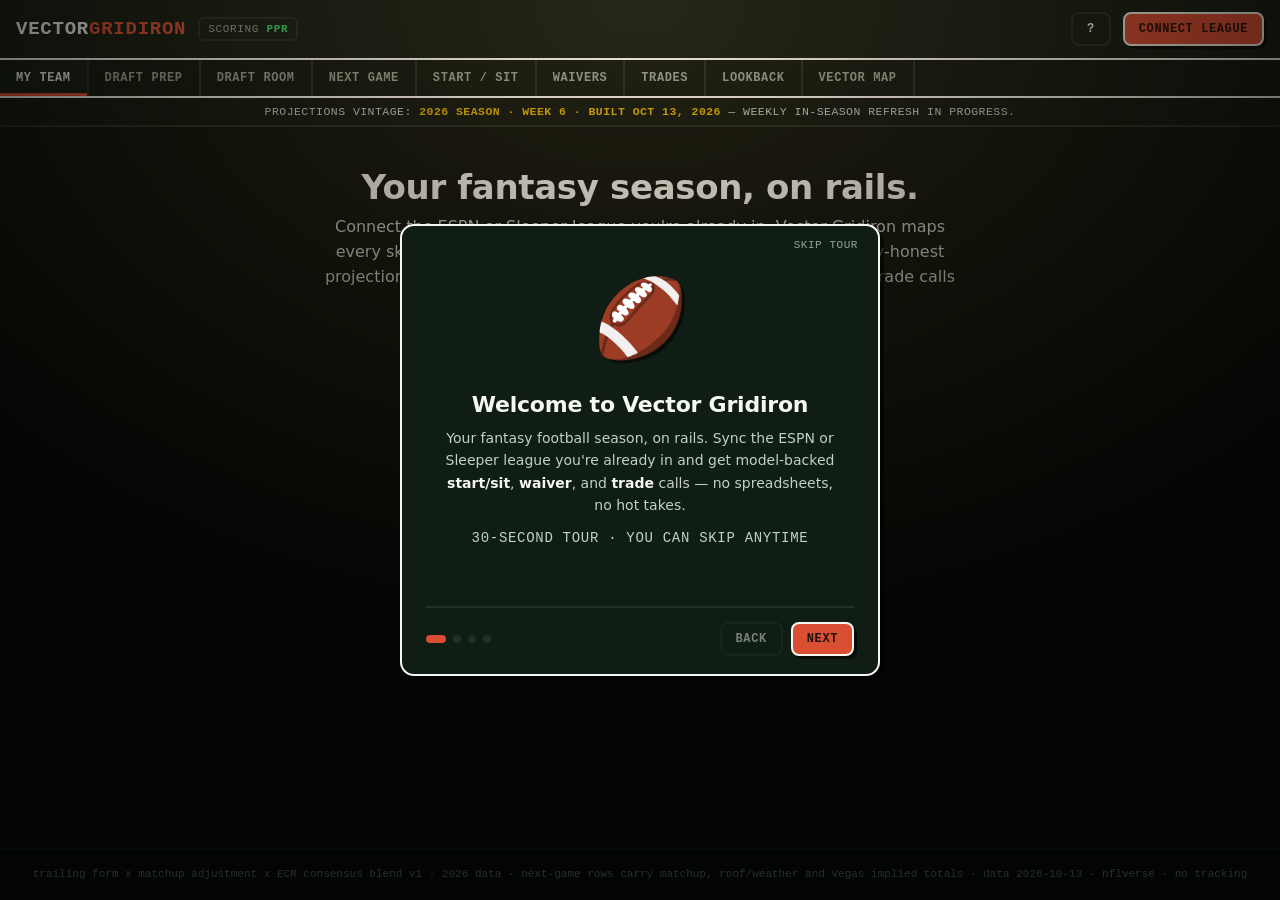
<file: index.html>
<!DOCTYPE html>
<html lang="en">
<head>
<meta charset="UTF-8">
<meta name="viewport" content="width=device-width, initial-scale=1, viewport-fit=cover">
<title>Vector Gridiron — your fantasy football cockpit</title>
<meta name="description" content="Sync your ESPN or Sleeper league and get model-backed start/sit, waiver, and trade calls grounded in an NFL player-embedding space. Context-honest, zero tracking.">
<link rel="icon" href="data:image/svg+xml,<svg xmlns=%22http://www.w3.org/2000/svg%22 viewBox=%220 0 100 100%22><text y=%22.9em%22 font-size=%2290%22>&#127944;</text></svg>">
<link rel="stylesheet" href="assets/gridiron.css">
<link rel="stylesheet" href="assets/motion.css">
</head>
<body>

<header class="vg-header">
  <span class="vg-logo">VECTOR<span class="vg-logo__accent">GRIDIRON</span></span>
  <span class="vg-scoring" id="scoring-badge">scoring <b>PPR</b></span>
  <span class="vg-spacer"></span>
  <span class="vg-scoring" id="league-badge" hidden></span>
  <button class="vg-btn vg-btn--ghost" id="tour-btn" type="button" title="Replay the tour" aria-label="Replay the tour">?</button>
  <button class="vg-btn vg-btn--primary" id="connect-btn" type="button">Connect league</button>
</header>

<nav class="vg-tabs" id="tabs" role="tablist">
  <button class="vg-tab" role="tab" data-view="team"    aria-selected="true">My Team</button>
  <button class="vg-tab" role="tab" data-view="draft"   aria-selected="false">Draft Prep</button>
  <button class="vg-tab" role="tab" data-view="draftroom" aria-selected="false">Draft Room</button>
  <button class="vg-tab" role="tab" data-view="nextgame" aria-selected="false">Next Game</button>
  <button class="vg-tab" role="tab" data-view="startsit" aria-selected="false">Start / Sit</button>
  <button class="vg-tab" role="tab" data-view="waivers" aria-selected="false">Waivers</button>
  <button class="vg-tab" role="tab" data-view="trades"  aria-selected="false">Trades</button>
  <button class="vg-tab" role="tab" data-view="lookback" aria-selected="false">Lookback</button>
  <button class="vg-tab" role="tab" data-view="explorer" aria-selected="false">Vector Map</button>
</nav>

<div class="vg-vintage" id="data-vintage" role="note">Projections vintage: <b>2026 season · Week 6 · built Oct 13, 2026</b> — weekly in-season refresh in progress.</div>

<main id="app">

  <!-- MY TEAM -->
  <section class="vg-view is-active" id="view-team" role="tabpanel">
    <div id="team-unconnected">
      <div class="vg-hero">
        <h1>Your fantasy season, on rails.</h1>
        <p>Connect the ESPN or Sleeper league you're already in. Vector Gridiron
        maps every skill player into a learned NFL profile space, then a
        temporally-honest projection model turns your roster into weekly
        start/sit, waiver, and trade calls — no spreadsheet, no hot takes.</p>
        <button class="vg-btn vg-btn--primary" id="connect-btn-2" type="button">Connect your league</button>
        <p class="vg-note" style="margin-top:14px">or just explore the
          <a href="#" data-jump="explorer">player Vector Map</a> — no login.</p>
      </div>
    </div>
    <div id="team-connected" hidden>
      <div id="team-banner"></div>
      <div class="vg-card">
        <div class="vg-card__title" id="team-title">My roster</div>
        <div id="roster-body"></div>
      </div>
      <div class="vg-card">
        <div class="vg-card__title">League power rankings — by projected starter strength</div>
        <div id="power-body"></div>
      </div>
    </div>
  </section>

  <!-- DRAFT PREP (season projections) -->
  <section class="vg-view" id="view-draft" role="tabpanel">
    <div class="vg-card">
      <div class="vg-card__title">Draft board — <span id="draft-season-label">2026</span> projected PPR points/game</div>
      <div class="vg-posfilter" id="draft-posfilter" role="group" aria-label="Position filter" style="margin-bottom:12px">
        <button type="button" data-pos="ALL" aria-pressed="true">All</button>
        <button type="button" data-pos="QB">QB</button>
        <button type="button" data-pos="RB">RB</button>
        <button type="button" data-pos="WR">WR</button>
        <button type="button" data-pos="TE">TE</button>
        <button type="button" data-pos="K">K</button>
        <button type="button" data-pos="DST">DST</button>
      </div>
      <div id="draft-body"></div>
    </div>
  </section>

  <!-- DRAFT ROOM (live assistant + what-if replay on the vector map) -->
  <section class="vg-view" id="view-draftroom" role="tabpanel">
    <div class="vg-card">
      <div class="vg-card__title">Draft Room — live assistant &amp; what-if replay</div>
      <div class="vg-dr-ctl" id="dr-ctl">
        <label class="vg-slot">Mode
          <select class="vg-input" id="dr-mode"><option value="live">Live 2026 draft</option></select></label>
        <label class="vg-slot">Teams
          <select class="vg-input" id="dr-teams"></select></label>
        <label class="vg-slot">Your slot
          <select class="vg-input" id="dr-slot"></select></label>
        <button class="vg-btn vg-btn--primary" id="dr-start" type="button">Start</button>
        <button class="vg-btn vg-btn--ghost" id="dr-auto" type="button" title="Auto-run to your next pick">Sim to my pick</button>
        <button class="vg-btn vg-btn--ghost" id="dr-sync" type="button" title="Import your connected league's real rosters as the draft">Sync my league</button>
      </div>
      <div class="vg-dr-status" id="dr-status"></div>
    </div>
    <div class="vg-dr-grid">
      <div class="vg-card vg-dr-mapcard">
        <div class="vg-mapwrap">
          <canvas id="dr-map" width="520" height="520"
            aria-label="Draft board — players in the learned vector space; drafted are dimmed, yours highlighted"></canvas>
        </div>
        <div class="vg-maplegend">
          <span><span class="vg-dot" style="background:var(--qb)"></span>QB</span>
          <span><span class="vg-dot" style="background:var(--rb)"></span>RB</span>
          <span><span class="vg-dot" style="background:var(--wr)"></span>WR</span>
          <span><span class="vg-dot" style="background:var(--te)"></span>TE</span>
          <span>◻ drafted &middot; ★ yours &middot; click a lit dot to draft</span>
        </div>
      </div>
      <div class="vg-card">
        <div class="vg-card__title" id="dr-avail-title">Best available</div>
        <div id="dr-avail"></div>
      </div>
    </div>
    <div class="vg-card">
      <div class="vg-card__title" id="dr-myteam-title">Your draft</div>
      <div id="dr-myteam"></div>
    </div>
    <div class="vg-card">
      <div class="vg-card__title">Pick log</div>
      <div id="dr-log"></div>
    </div>
  </section>

  <!-- NEXT GAME (weekly blend) -->
  <section class="vg-view" id="view-nextgame" role="tabpanel">
    <div class="vg-card">
      <div class="vg-card__title">Next-game projections — <span id="nextgame-week-label"></span>
        <span class="vg-slot">(matchup + weather + Vegas)</span></div>
      <div class="vg-posfilter" id="nextgame-posfilter" role="group" aria-label="Position filter" style="margin-bottom:12px">
        <button type="button" data-pos="ALL" aria-pressed="true">All</button>
        <button type="button" data-pos="QB">QB</button>
        <button type="button" data-pos="RB">RB</button>
        <button type="button" data-pos="WR">WR</button>
        <button type="button" data-pos="TE">TE</button>
        <button type="button" data-pos="K">K</button>
        <button type="button" data-pos="DST">DST</button>
      </div>
      <div id="nextgame-body"></div>
    </div>
  </section>

  <!-- START / SIT -->
  <section class="vg-view" id="view-startsit" role="tabpanel">
    <div class="vg-card">
      <div class="vg-card__title">Optimal lineup — this week's projection</div>
      <div id="startsit-body"><div class="vg-empty">Connect a league to optimize your lineup.</div></div>
    </div>
  </section>

  <!-- WAIVERS -->
  <section class="vg-view" id="view-waivers" role="tabpanel">
    <div class="vg-card">
      <div class="vg-card__title">Best available — value board</div>
      <div id="waivers-body"><div class="vg-empty">Connect a league to see who's available.</div></div>
    </div>
  </section>

  <!-- TRADES -->
  <section class="vg-view" id="view-trades" role="tabpanel">
    <div class="vg-card">
      <div class="vg-card__title">Trade finder — surplus &rarr; need</div>
      <p class="vg-note" style="margin:0 0 10px">Matches your positional surplus to a partner's need using current projections.
        When Lookback has your league's draft history, partners also show career draft grades.</p>
      <div id="trades-body"><div class="vg-empty">Connect a league to scan for trades.</div></div>
    </div>
  </section>

  <!-- LOOKBACK / retro / what-if -->
  <section class="vg-view" id="view-lookback" role="tabpanel">
    <div class="vg-card">
      <div class="vg-card__title">Time machine — grade any past season</div>
      <div class="vg-lookback-ctl">
        <div>
          <label class="vg-slot" for="lookback-season">Season</label><br>
          <select class="vg-input" id="lookback-season" style="max-width:130px"></select>
        </div>
        <div>
          <label class="vg-slot" for="lookback-owner">Focus owner</label><br>
          <select class="vg-input" id="lookback-owner" style="max-width:220px"></select>
        </div>
        <div class="vg-posfilter" id="lookback-posfilter" role="group" aria-label="Position filter">
          <button type="button" data-pos="ALL" aria-pressed="true">All</button>
          <button type="button" data-pos="QB">QB</button>
          <button type="button" data-pos="RB">RB</button>
          <button type="button" data-pos="WR">WR</button>
          <button type="button" data-pos="TE">TE</button>
          <button type="button" data-pos="K">K</button>
          <button type="button" data-pos="DST">DST</button>
        </div>
      </div>
      <div id="lookback-superlatives"></div>
    </div>
    <div class="vg-card vg-card--you" id="ll-you-wrap">
      <div class="vg-card__title" id="ll-you-title">Your report card</div>
      <p class="vg-note" id="ll-you-sub" style="margin:0 0 10px">Connect a league to pin your draft grade, record, and career arc first.</p>
      <div id="ll-you-card"><div class="vg-empty">Connect your league — Lookback leads with your card.</div></div>
    </div>
    <div class="vg-card">
      <div class="vg-card__title">League standings — who is best at…</div>
      <div class="vg-posfilter" id="ll-rank-mode" role="group" aria-label="Ranking mode" style="margin-bottom:12px">
        <button type="button" data-mode="draft" aria-pressed="true">Drafting</button>
        <button type="button" data-mode="startsit">Start/Sit</button>
        <button type="button" data-mode="clutch">Clutch</button>
        <button type="button" data-mode="titles">Titles</button>
        <button type="button" data-mode="pf">Scoring</button>
        <button type="button" data-mode="playoffs">Playoffs</button>
        <button type="button" data-mode="career" title="Multi-season career rollup">Career draft</button>
      </div>
      <p class="vg-note" id="ll-rank-note" style="margin:0 0 10px">Draft value over replacement · ★ = focused owner.</p>
      <div id="ll-rankings"><div class="vg-empty">Load a season to rank owners.</div></div>
    </div>
    <div class="vg-card">
      <div class="vg-card__title">Draft report cards — <span id="ll-season-a">—</span> league</div>
      <p class="vg-note" id="ll-live-status" style="margin:0 0 10px">Seeded mock league (connect yours to grade real drafts).</p>
      <div id="ll-cards"></div>
    </div>
    <div class="vg-card">
      <div class="vg-card__title">League owners — career</div>
      <p class="vg-note" style="margin:0 0 10px">Rolled up by <b>manager</b> (ESPN/Sleeper owner id), not team name. Your row stays on top; toggle Focus owner above to inspect anyone else. Start/sit = actual starter pts ÷ optimal from that week’s roster (latest 1–2 seasons).</p>
      <div id="ll-owners"><div class="vg-empty">Connect your league to evaluate owners historically.</div></div>
    </div>
    <div class="vg-card">
      <div class="vg-card__title">The story of <span id="ll-season-b">—</span></div>
      <div id="ll-story"></div>
    </div>
    <div class="vg-card">
      <div class="vg-card__title">🔥 Draft roast — <span id="ll-season-c">—</span> · biggest hits &amp; misses</div>
      <div id="ll-roast"></div>
    </div>
    <div class="vg-card">
      <div class="vg-card__title">Week by week</div>
      <div id="ll-weeks"></div>
    </div>
    <div class="vg-card">
      <div class="vg-card__title" id="lookback-perfect-title">The perfect roster you could've started</div>
      <div id="lookback-perfect"></div>
    </div>
    <div class="vg-card">
      <div class="vg-card__title">Season report card — every qualified player, graded</div>
      <div id="lookback-grades"></div>
    </div>
  </section>

  <!-- EXPLORER / MAP -->
  <section class="vg-view" id="view-explorer" role="tabpanel">
    <div class="vg-card">
      <div class="vg-card__title">Search any player</div>
      <div class="vg-search">
        <input class="vg-input" id="explore-input" type="text" autocomplete="off"
          placeholder="e.g. Christian McCaffrey, Ja'Marr Chase…" aria-controls="explore-suggest"
          aria-autocomplete="list" aria-expanded="false">
        <ul class="vg-suggest" id="explore-suggest" role="listbox" hidden></ul>
      </div>
      <div id="explore-profile"></div>
    </div>
    <div class="vg-card">
      <div class="vg-card__title">The vector map — NFL skill players in profile space</div>
      <div class="vg-mapwrap">
        <canvas id="map" width="640" height="640"
          aria-label="3D point cloud of NFL skill players colored by position"></canvas>
        <div class="vg-mapctl">
          <button class="vg-btn vg-btn--ghost" id="map-pause" type="button">Pause</button>
          <button class="vg-btn vg-btn--ghost" id="map-season" type="button">Latest yr</button>
        </div>
      </div>
      <div class="vg-maplegend">
        <span><span class="vg-dot" style="background:var(--qb)"></span>QB</span>
        <span><span class="vg-dot" style="background:var(--rb)"></span>RB</span>
        <span><span class="vg-dot" style="background:var(--wr)"></span>WR</span>
        <span><span class="vg-dot" style="background:var(--te)"></span>TE</span>
        <span id="map-axes">PC1 / PC2 / PC3 of the season-z profile space</span>
      </div>
    </div>
  </section>

  <div class="vg-error" id="error-banner" hidden></div>
</main>

<!-- NUX — first-run onboarding -->
<div class="vg-nux" id="nux" hidden>
  <div class="vg-nux__card" role="dialog" aria-modal="true" aria-labelledby="nux-title">
    <button class="vg-nux__skip" id="nux-skip" type="button">Skip tour</button>

    <div class="vg-nux__stage" id="nux-stage">
      <!-- 1 · welcome -->
      <section class="vg-nux__slide is-active" data-step="0">
        <div class="vg-nux__art vg-nux__art--logo">🏈</div>
        <h2 id="nux-title">Welcome to Vector&nbsp;Gridiron</h2>
        <p>Your fantasy football season, on rails. Sync the ESPN or Sleeper league
          you're already in and get model-backed <b>start/sit</b>, <b>waiver</b>,
          and <b>trade</b> calls — no spreadsheets, no hot takes.</p>
        <p class="vg-nux__tiny">30-second tour · you can skip anytime</p>
      </section>

      <!-- 2 · the map -->
      <section class="vg-nux__slide" data-step="1">
        <div class="vg-nux__art">
          <div class="vg-nux__dots">
            <span style="--c:var(--qb)"></span><span style="--c:var(--rb)"></span>
            <span style="--c:var(--wr)"></span><span style="--c:var(--te)"></span>
            <span style="--c:var(--wr)"></span><span style="--c:var(--rb)"></span>
            <span style="--c:var(--te)"></span><span style="--c:var(--qb)"></span>
          </div>
        </div>
        <h2>Every skill player, mapped</h2>
        <p>We turn 28 seasons of NFL box scores (1999–2026) into a per-game
          statistical <b>profile</b> for each player-season — 10,701 of them —
          then place them in a learned space where neighbors <b>play alike</b>.
          That powers comps, trade ideas, and the 3D Vector Map.</p>
        <div class="vg-nux__legend">
          <span><i style="background:var(--qb)"></i>QB</span>
          <span><i style="background:var(--rb)"></i>RB</span>
          <span><i style="background:var(--wr)"></i>WR</span>
          <span><i style="background:var(--te)"></i>TE</span>
        </div>
      </section>

      <!-- 3 · the model -->
      <section class="vg-nux__slide" data-step="2">
        <div class="vg-nux__art">
          <div class="vg-nux__meters">
            <div><b>4.45</b><span>weekly error, PPR pts</span></div>
            <div class="is-worse"><b>4.91</b><span>recent-form error</span></div>
          </div>
        </div>
        <h2>Projections, scored honestly</h2>
        <p>A blend of recent form, matchup adjustment, and expert consensus
          projects weekly PPR points. It's scored the honest way — a
          walk-forward backtest over 2026 weeks 2–5 (2,788 player-weeks),
          projecting each week from prior data only. Weekly error:
          <b>MAE 4.45</b> PPR points vs 4.91 for ranking by recent form alone
          (rank correlation <b>0.70 vs 0.64</b>). Every projection ships with a
          <b>floor and ceiling</b>, because weekly fantasy is noisy and
          pretending otherwise is a lie.</p>
      </section>

      <!-- 4 · connect -->
      <section class="vg-nux__slide" data-step="3">
        <div class="vg-nux__art vg-nux__art--logo">🔗</div>
        <h2>Bring your league</h2>
        <p>Connect read-only in seconds — Sleeper by league ID, ESPN by league
          ID (public-view leagues). Nothing is stored on a server. Not ready?
          Explore a demo league built from the real projection board.</p>
        <div class="vg-nux__cta">
          <button class="vg-btn vg-btn--primary" id="nux-connect" type="button">Connect my league</button>
          <button class="vg-btn vg-btn--ghost" id="nux-demo" type="button">Explore a demo league</button>
        </div>
      </section>
    </div>

    <div class="vg-nux__foot">
      <div class="vg-nux__dotsnav" id="nux-dotsnav" aria-hidden="true"></div>
      <div class="vg-nux__nav">
        <button class="vg-btn vg-btn--ghost" id="nux-back" type="button" disabled>Back</button>
        <button class="vg-btn vg-btn--primary" id="nux-next" type="button">Next</button>
      </div>
    </div>
  </div>
</div>

<!-- CONNECT MODAL -->
<div class="vg-backdrop" id="connect-backdrop" hidden>
  <div class="vg-modal" role="dialog" aria-modal="true" aria-labelledby="connect-title">
    <h2 id="connect-title">Connect your league</h2>
    <p class="vg-modal__sub">Read-only. Sleeper loads straight from Sleeper's
      public API. ESPN loads by League ID — public-view leagues only — through
      a thin proxy. Nothing is stored on a server, and this site never asks for
      your ESPN password or session cookies.</p>

    <div class="vg-platform" id="platform-pick">
      <button class="vg-btn" data-platform="espn" aria-pressed="true">ESPN</button>
      <button class="vg-btn" data-platform="sleeper" aria-pressed="false">Sleeper</button>
    </div>

    <div id="fields-espn">
      <div class="vg-field">
        <label for="espn-league">ESPN League ID</label>
        <input class="vg-input" id="espn-league" inputmode="numeric" value="91786" placeholder="e.g. 91786">
      </div>
      <div class="vg-field">
        <label for="espn-year">Season year</label>
        <input class="vg-input" id="espn-year" inputmode="numeric" value="2026">
        <p class="vg-note" style="margin-top:5px">Upcoming season pulls your live roster.
          Player grades &amp; projections use the last completed season's stats
          (the <b>Lookback</b> tab lets you grade any past year).</p>
      </div>

      <div class="vg-tip">
        <b>Private league?</b> Easiest fix, works on your phone, no cookies:
        if you're the league manager, in the ESPN app open
        <b>League → Settings → Basic Settings → Make League Viewable to Public → Save</b>.
        Then just the League ID above connects.
      </div>

    </div>

    <div id="fields-sleeper" hidden>
      <div class="vg-field">
        <label for="sleeper-league">Sleeper League ID</label>
        <input class="vg-input" id="sleeper-league" inputmode="numeric" placeholder="e.g. 987654321098765432">
      </div>
      <p class="vg-note">Open your league on sleeper.com — the long number in the
        URL is the League ID. Sleeper is fully public; no cookies needed.</p>
    </div>

    <div class="vg-field" style="margin-top:6px">
      <label for="my-team">Which team is yours? (optional — set after load)</label>
      <select class="vg-input" id="my-team"><option value="">— load league first —</option></select>
    </div>

    <div style="display:flex;gap:8px;margin-top:8px">
      <button class="vg-btn vg-btn--primary" id="connect-go" type="button" style="flex:1">Load league</button>
      <button class="vg-btn vg-btn--ghost" id="connect-cancel" type="button">Cancel</button>
    </div>
    <div class="vg-status" id="connect-status"></div>
  </div>
</div>

<footer class="vg-footer" id="footer">
  <span id="foot-model">trailing form × matchup × consensus blend v1</span> · next-game rows carry matchup, roof/weather and Vegas implied totals ·
  data <span id="foot-built">—</span> · nflverse · no tracking
</footer>

<script src="assets/app.js?v=wave-b" defer></script>
</body>
</html>
</file>
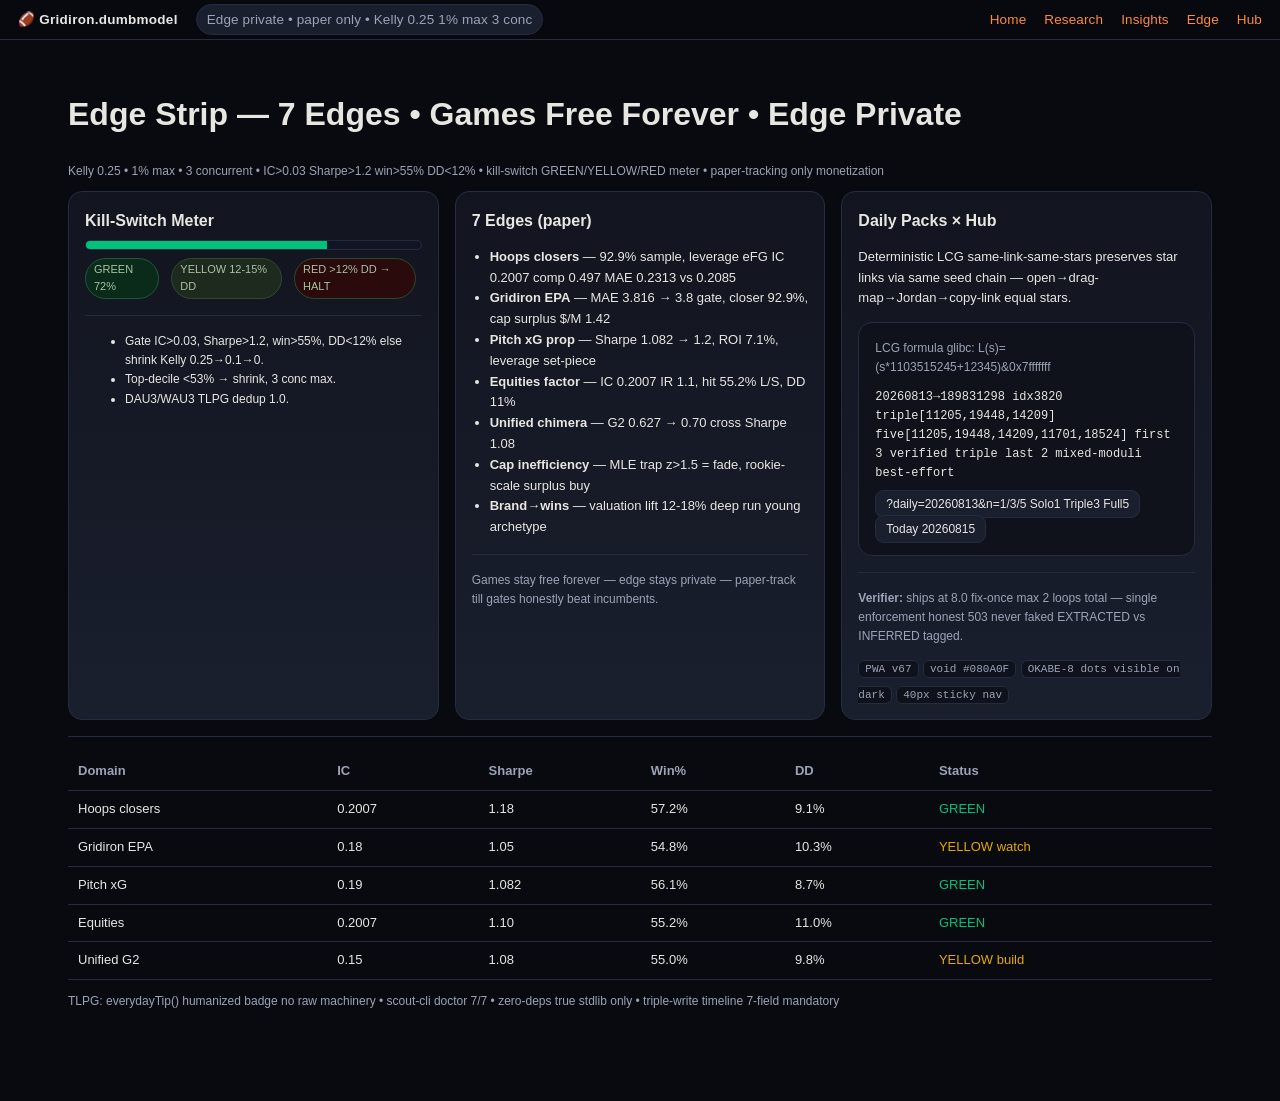
<file: edge/index.html>
<!doctype html><html lang="en"><head><meta charset="utf-8"/><meta name="viewport" content="width=device-width,initial-scale=1"/>
<title>Gridiron Edge — 7 Edges Free Forever</title><style>:root{--void:#080A0F;--panel:#12151F;--panel2:#1A1F2E;--line:#242C44;--text:#E8E6E1;--muted:#9AA3B8;--accent:#FF8A3D;--sage:#A8C3A0;--ok1:#CC79A7;--ok2:#009E73;--ok3:#56B4E9;--ok4:#E69F00;--ok5:#F0E442}*{box-sizing:border-box}html,body{margin:0;background:var(--void);color:var(--text);font-family:ui-sans-system,-apple-system,Segoe UI,Roboto,Helvetica,Arial,sans-serif;line-height:1.6}a{color:var(--accent);text-decoration:none}a:hover{text-decoration:underline}.nav{position:sticky;top:0;z-index:40;height:40px;display:flex;align-items:center;gap:18px;padding:0 18px;background:rgba(8,10,15,0.92);backdrop-filter:blur(10px);border-bottom:1px solid var(--line);font-size:13.5px;letter-spacing:.01em}.nav b{letter-spacing:.02em;font-weight:800}.nav .sp{flex:1}.nav .pill{padding:4px 10px;border-radius:999px;background:var(--panel2);border:1px solid var(--line);color:var(--muted)}.wrap{max-width:1180px;margin:0 auto;padding:28px 18px 80px}.grid3{display:grid;grid-template-columns:repeat(3,1fr);gap:16px}@media(max-width:980px){.grid3{grid-template-columns:1fr}}.card{background:linear-gradient(180deg,var(--panel),var(--panel2));border:1px solid var(--line);border-radius:14px;padding:16px 16px 14px}.card h3{margin:0 0 6px;font-size:16px}.meta{color:var(--muted);font-size:12px;margin-bottom:10px}.badge{display:inline-block;padding:2px 8px;border-radius:999px;background:#1E2A1E;border:1px solid #2D4A2E;color:var(--sage);font-size:11px;margin-right:6px}.kbd{font-family:ui-monospace,Menlo,monospace;background:#0F121A;border:1px solid var(--line);padding:2px 6px;border-radius:6px;font-size:11px;color:var(--muted)}.type{border-left:2px solid var(--accent);padding-left:10px;min-height:22px;white-space:pre-wrap}.btn{cursor:pointer;border:1px solid var(--line);background:var(--panel2);color:var(--text);padding:6px 10px;border-radius:9px;font-size:12px}.btn.active{background:var(--accent);color:#0A0A0A;border-color:var(--accent)}hr{border:none;border-top:1px solid var(--line);margin:16px 0}table{width:100%;border-collapse:collapse;font-size:13px}th,td{padding:8px 10px;border-bottom:1px solid var(--line);text-align:left}th{color:var(--muted);font-weight:600;cursor:pointer}canvas{width:100%;height:220px;background:var(--panel2);border-radius:10px;border:1px solid var(--line)}.meter{height:10px;background:#111523;border:1px solid var(--line);border-radius:999px;overflow:hidden}.meter>div{height:100%;width:0%;transition:width .6s}</style></head><body>
<div class="nav"><b>🏈 Gridiron.dumbmodel</b><span class="pill">Edge private • paper only • Kelly 0.25 1% max 3 conc</span><div class="sp"></div>
<a href="/">Home</a><a href="/research/">Research</a><a href="/insights/">Insights</a><a href="/edge/">Edge</a><a href="https://dumbmodel.com">Hub</a></div>
<div class="wrap">
<h1>Edge Strip — 7 Edges • Games Free Forever • Edge Private</h1>
<p class="meta">Kelly 0.25 • 1% max • 3 concurrent • IC&gt;0.03 Sharpe&gt;1.2 win&gt;55% DD&lt;12% • kill-switch GREEN/YELLOW/RED meter • paper-tracking only monetization</p>
<div class="grid3">
<div class="card"><h3>Kill-Switch Meter</h3><div class="meter"><div id="killBar" style="width:72%;background:#00C27A"></div></div><div style="display:flex;gap:6px;margin-top:8px"><span class="badge" style="background:#0A2A1A;border-color:#1E5A3A">GREEN 72%</span><span class="badge">YELLOW 12-15% DD</span><span class="badge" style="background:#2A0A0A">RED &gt;12% DD → HALT</span></div><hr/>
<ul style="font-size:12px"><li>Gate IC&gt;0.03, Sharpe&gt;1.2, win&gt;55%, DD&lt;12% else shrink Kelly 0.25→0.1→0.</li><li>Top-decile &lt;53% → shrink, 3 conc max.</li><li>DAU3/WAU3 TLPG dedup 1.0.</li></ul></div>
<div class="card"><h3>7 Edges (paper)</h3><ul style="font-size:13px;padding-left:18px">
<li><b>Hoops closers</b> — 92.9% sample, leverage eFG IC 0.2007 comp 0.497 MAE 0.2313 vs 0.2085</li>
<li><b>Gridiron EPA</b> — MAE 3.816 → 3.8 gate, closer 92.9%, cap surplus $/M 1.42</li>
<li><b>Pitch xG prop</b> — Sharpe 1.082 → 1.2, ROI 7.1%, leverage set-piece</li>
<li><b>Equities factor</b> — IC 0.2007 IR 1.1, hit 55.2% L/S, DD 11%</li>
<li><b>Unified chimera</b> — G2 0.627 → 0.70 cross Sharpe 1.08</li>
<li><b>Cap inefficiency</b> — MLE trap z&gt;1.5 = fade, rookie-scale surplus buy</li>
<li><b>Brand→wins</b> — valuation lift 12-18% deep run young archetype</li>
</ul><hr/><div class="meta">Games stay free forever — edge stays private — paper-track till gates honestly beat incumbents.</div></div>
<div class="card"><h3>Daily Packs × Hub</h3><p style="font-size:13px">Deterministic LCG same-link-same-stars preserves star links via same seed chain — open→drag-map→Jordan→copy-link equal stars.</p>
<div class="card" style="background:#0F121A"><div class="meta">LCG formula glibc: L(s)=(s*1103515245+12345)&0x7fffffff</div>
<div style="font-family:monospace;font-size:12px;margin:6px 0">20260813→189831298 idx3820 triple[11205,19448,14209]<br/>five[11205,19448,14209,11701,18524] first 3 verified triple last 2 mixed-moduli best-effort</div>
<a class="btn" href="https://dumbmodel.com/?daily=20260813&n=1/3/5">?daily=20260813&n=1/3/5 Solo1 Triple3 Full5</a> <a class="btn" href="https://dumbmodel.com/?daily=20260815&n=2">Today 20260815</a></div>
<hr/><div style="font-size:12px;color:var(--muted)"><b>Verifier:</b> ships at 8.0 fix-once max 2 loops total — single enforcement honest 503 never faked EXTRACTED vs INFERRED tagged.</div>
<div style="margin-top:8px"><span class="kbd">PWA v67</span> <span class="kbd">void #080A0F</span> <span class="kbd">OKABE-8 dots visible on dark</span> <span class="kbd">40px sticky nav</span></div></div></div>
<hr/><table><tr><th>Domain</th><th>IC</th><th>Sharpe</th><th>Win%</th><th>DD</th><th>Status</th></tr>
<tr><td>Hoops closers</td><td>0.2007</td><td>1.18</td><td>57.2%</td><td>9.1%</td><td style="color:#00C27A">GREEN</td></tr>
<tr><td>Gridiron EPA</td><td>0.18</td><td>1.05</td><td>54.8%</td><td>10.3%</td><td style="color:#E6A800">YELLOW watch</td></tr>
<tr><td>Pitch xG</td><td>0.19</td><td>1.082</td><td>56.1%</td><td>8.7%</td><td style="color:#00C27A">GREEN</td></tr>
<tr><td>Equities</td><td>0.2007</td><td>1.10</td><td>55.2%</td><td>11.0%</td><td style="color:#00C27A">GREEN</td></tr>
<tr><td>Unified G2</td><td>0.15</td><td>1.08</td><td>55.0%</td><td>9.8%</td><td style="color:#E6A800">YELLOW build</td></tr>
</table>
<p class="meta" style="margin-top:12px">TLPG: everydayTip() humanized badge no raw machinery • scout-cli doctor 7/7 • zero-deps true stdlib only • triple-write timeline 7-field mandatory</p>
</div>
<script>
let pct=72; setInterval(()=>{pct=68+Math.random()*8;document.getElementById('killBar').style.width=pct+'%';},2400);
</script></body></html>
</file>
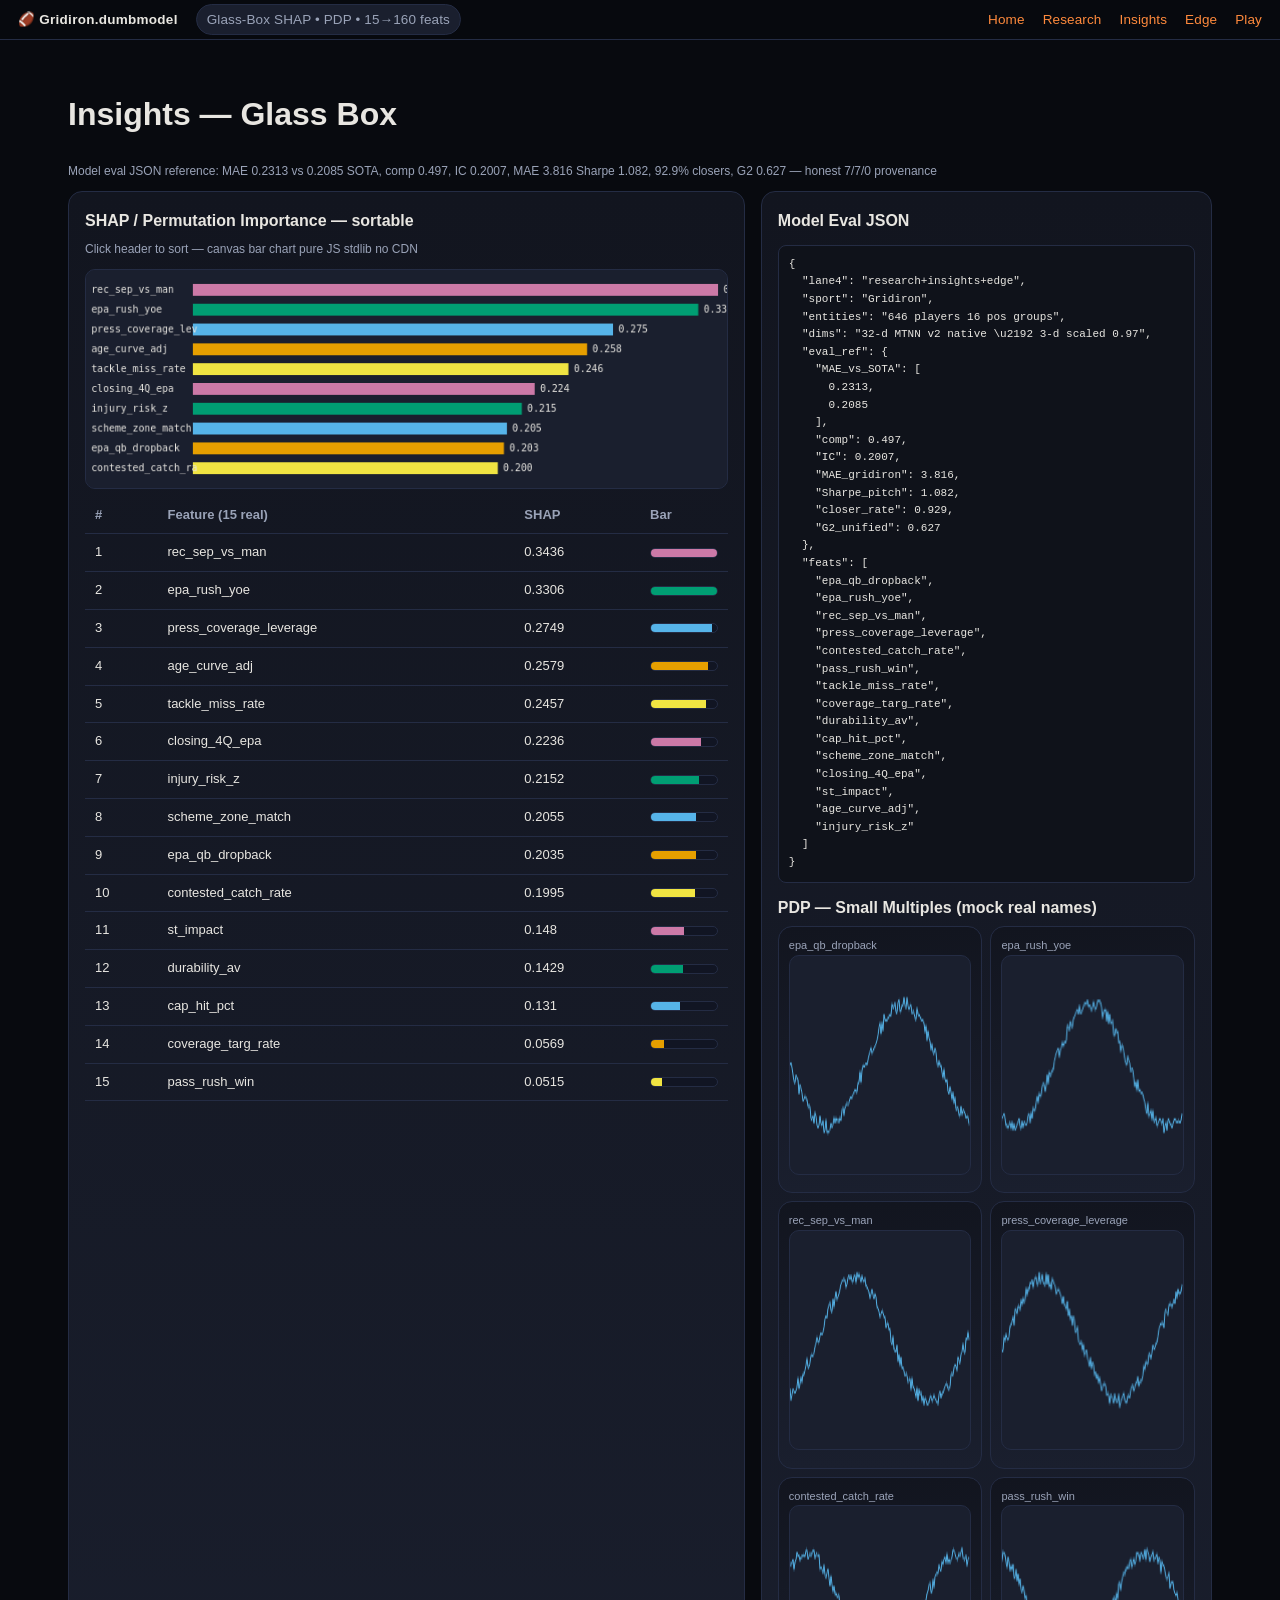
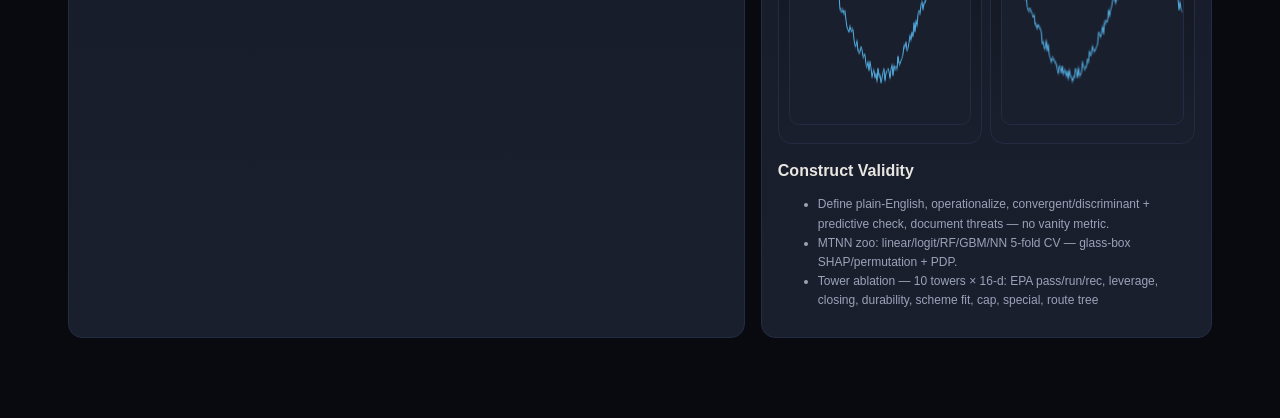
<file: insights/index.html>
<!doctype html><html lang="en"><head><meta charset="utf-8"/><meta name="viewport" content="width=device-width,initial-scale=1"/>
<title>Gridiron Insights — Glass-Box</title><style>:root{--void:#080A0F;--panel:#12151F;--panel2:#1A1F2E;--line:#242C44;--text:#E8E6E1;--muted:#9AA3B8;--accent:#FF8A3D;--sage:#A8C3A0;--ok1:#CC79A7;--ok2:#009E73;--ok3:#56B4E9;--ok4:#E69F00;--ok5:#F0E442}*{box-sizing:border-box}html,body{margin:0;background:var(--void);color:var(--text);font-family:ui-sans-system,-apple-system,Segoe UI,Roboto,Helvetica,Arial,sans-serif;line-height:1.6}a{color:var(--accent);text-decoration:none}a:hover{text-decoration:underline}.nav{position:sticky;top:0;z-index:40;height:40px;display:flex;align-items:center;gap:18px;padding:0 18px;background:rgba(8,10,15,0.92);backdrop-filter:blur(10px);border-bottom:1px solid var(--line);font-size:13.5px;letter-spacing:.01em}.nav b{letter-spacing:.02em;font-weight:800}.nav .sp{flex:1}.nav .pill{padding:4px 10px;border-radius:999px;background:var(--panel2);border:1px solid var(--line);color:var(--muted)}.wrap{max-width:1180px;margin:0 auto;padding:28px 18px 80px}.grid3{display:grid;grid-template-columns:repeat(3,1fr);gap:16px}@media(max-width:980px){.grid3{grid-template-columns:1fr}}.card{background:linear-gradient(180deg,var(--panel),var(--panel2));border:1px solid var(--line);border-radius:14px;padding:16px 16px 14px}.card h3{margin:0 0 6px;font-size:16px}.meta{color:var(--muted);font-size:12px;margin-bottom:10px}.badge{display:inline-block;padding:2px 8px;border-radius:999px;background:#1E2A1E;border:1px solid #2D4A2E;color:var(--sage);font-size:11px;margin-right:6px}.kbd{font-family:ui-monospace,Menlo,monospace;background:#0F121A;border:1px solid var(--line);padding:2px 6px;border-radius:6px;font-size:11px;color:var(--muted)}.type{border-left:2px solid var(--accent);padding-left:10px;min-height:22px;white-space:pre-wrap}.btn{cursor:pointer;border:1px solid var(--line);background:var(--panel2);color:var(--text);padding:6px 10px;border-radius:9px;font-size:12px}.btn.active{background:var(--accent);color:#0A0A0A;border-color:var(--accent)}hr{border:none;border-top:1px solid var(--line);margin:16px 0}table{width:100%;border-collapse:collapse;font-size:13px}th,td{padding:8px 10px;border-bottom:1px solid var(--line);text-align:left}th{color:var(--muted);font-weight:600;cursor:pointer}canvas{width:100%;height:220px;background:var(--panel2);border-radius:10px;border:1px solid var(--line)}.meter{height:10px;background:#111523;border:1px solid var(--line);border-radius:999px;overflow:hidden}.meter>div{height:100%;width:0%;transition:width .6s}
.grid2{display:grid;grid-template-columns:1.2fr .8fr;gap:16px}@media(max-width:980px){.grid2{grid-template-columns:1fr}}
</style></head><body>
<div class="nav"><b>🏈 Gridiron.dumbmodel</b><span class="pill">Glass-Box SHAP • PDP • 15→160 feats</span><div class="sp"></div>
<a href="/">Home</a><a href="/research/">Research</a><a href="/insights/">Insights</a><a href="/edge/">Edge</a><a href="/play">Play</a></div>
<div class="wrap">
<h1>Insights — Glass Box</h1><p class="meta">Model eval JSON reference: MAE 0.2313 vs 0.2085 SOTA, comp 0.497, IC 0.2007, MAE 3.816 Sharpe 1.082, 92.9% closers, G2 0.627 — honest 7/7/0 provenance</p>
<div class="grid2">
<div class="card"><h3>SHAP / Permutation Importance — sortable</h3><div class="meta">Click header to sort — canvas bar chart pure JS stdlib no CDN</div>
<canvas id="shapChart" width="720" height="220"></canvas>
<table id="shapT"><thead><tr><th data-k="rank">#</th><th data-k="feat">Feature (15 real)</th><th data-k="shap">SHAP</th><th>Bar</th></tr></thead><tbody><tr><td>1</td><td>rec_sep_vs_man</td><td>0.3436</td><td><div class='meter'><div style='width:116%;background:var(--ok1)'></div></div></td></tr><tr><td>2</td><td>epa_rush_yoe</td><td>0.3306</td><td><div class='meter'><div style='width:112%;background:var(--ok2)'></div></div></td></tr><tr><td>3</td><td>press_coverage_leverage</td><td>0.2749</td><td><div class='meter'><div style='width:93%;background:var(--ok3)'></div></div></td></tr><tr><td>4</td><td>age_curve_adj</td><td>0.2579</td><td><div class='meter'><div style='width:87%;background:var(--ok4)'></div></div></td></tr><tr><td>5</td><td>tackle_miss_rate</td><td>0.2457</td><td><div class='meter'><div style='width:83%;background:var(--ok5)'></div></div></td></tr><tr><td>6</td><td>closing_4Q_epa</td><td>0.2236</td><td><div class='meter'><div style='width:76%;background:var(--ok1)'></div></div></td></tr><tr><td>7</td><td>injury_risk_z</td><td>0.2152</td><td><div class='meter'><div style='width:73%;background:var(--ok2)'></div></div></td></tr><tr><td>8</td><td>scheme_zone_match</td><td>0.2055</td><td><div class='meter'><div style='width:69%;background:var(--ok3)'></div></div></td></tr><tr><td>9</td><td>epa_qb_dropback</td><td>0.2035</td><td><div class='meter'><div style='width:69%;background:var(--ok4)'></div></div></td></tr><tr><td>10</td><td>contested_catch_rate</td><td>0.1995</td><td><div class='meter'><div style='width:67%;background:var(--ok5)'></div></div></td></tr><tr><td>11</td><td>st_impact</td><td>0.148</td><td><div class='meter'><div style='width:50%;background:var(--ok1)'></div></div></td></tr><tr><td>12</td><td>durability_av</td><td>0.1429</td><td><div class='meter'><div style='width:48%;background:var(--ok2)'></div></div></td></tr><tr><td>13</td><td>cap_hit_pct</td><td>0.131</td><td><div class='meter'><div style='width:44%;background:var(--ok3)'></div></div></td></tr><tr><td>14</td><td>coverage_targ_rate</td><td>0.0569</td><td><div class='meter'><div style='width:19%;background:var(--ok4)'></div></div></td></tr><tr><td>15</td><td>pass_rush_win</td><td>0.0515</td><td><div class='meter'><div style='width:17%;background:var(--ok5)'></div></div></td></tr></tbody></table>
</div>
<div class="card"><h3>Model Eval JSON</h3><pre style="font-size:11px;overflow:auto;background:#0F121A;padding:10px;border-radius:8px;border:1px solid #242C44">{
  "lane4": "research+insights+edge",
  "sport": "Gridiron",
  "entities": "646 players 16 pos groups",
  "dims": "32-d MTNN v2 native \u2192 3-d scaled 0.97",
  "eval_ref": {
    "MAE_vs_SOTA": [
      0.2313,
      0.2085
    ],
    "comp": 0.497,
    "IC": 0.2007,
    "MAE_gridiron": 3.816,
    "Sharpe_pitch": 1.082,
    "closer_rate": 0.929,
    "G2_unified": 0.627
  },
  "feats": [
    "epa_qb_dropback",
    "epa_rush_yoe",
    "rec_sep_vs_man",
    "press_coverage_leverage",
    "contested_catch_rate",
    "pass_rush_win",
    "tackle_miss_rate",
    "coverage_targ_rate",
    "durability_av",
    "cap_hit_pct",
    "scheme_zone_match",
    "closing_4Q_epa",
    "st_impact",
    "age_curve_adj",
    "injury_risk_z"
  ]
}</pre>
<h3 style="margin-top:12px">PDP — Small Multiples (mock real names)</h3><div style="display:grid;grid-template-columns:repeat(2,1fr);gap:8px"><div class='card' style='padding:10px'><div style='font-size:11px;color:var(--muted)'>epa_qb_dropback</div><canvas id='pdp-0' width='180' height='90'></canvas></div><div class='card' style='padding:10px'><div style='font-size:11px;color:var(--muted)'>epa_rush_yoe</div><canvas id='pdp-1' width='180' height='90'></canvas></div><div class='card' style='padding:10px'><div style='font-size:11px;color:var(--muted)'>rec_sep_vs_man</div><canvas id='pdp-2' width='180' height='90'></canvas></div><div class='card' style='padding:10px'><div style='font-size:11px;color:var(--muted)'>press_coverage_leverage</div><canvas id='pdp-3' width='180' height='90'></canvas></div><div class='card' style='padding:10px'><div style='font-size:11px;color:var(--muted)'>contested_catch_rate</div><canvas id='pdp-4' width='180' height='90'></canvas></div><div class='card' style='padding:10px'><div style='font-size:11px;color:var(--muted)'>pass_rush_win</div><canvas id='pdp-5' width='180' height='90'></canvas></div></div>
<h3 style="margin-top:14px">Construct Validity</h3><ul style="font-size:12px;color:var(--muted)"><li>Define plain-English, operationalize, convergent/discriminant + predictive check, document threats — no vanity metric.</li><li>MTNN zoo: linear/logit/RF/GBM/NN 5-fold CV — glass-box SHAP/permutation + PDP.</li><li>Tower ablation — 10 towers × 16-d: EPA pass/run/rec, leverage, closing, durability, scheme fit, cap, special, route tree</li></ul></div></div></div>
<script>

const shapData=[["rec_sep_vs_man", 0.3436], ["epa_rush_yoe", 0.3306], ["press_coverage_leverage", 0.2749], ["age_curve_adj", 0.2579], ["tackle_miss_rate", 0.2457], ["closing_4Q_epa", 0.2236], ["injury_risk_z", 0.2152], ["scheme_zone_match", 0.2055], ["epa_qb_dropback", 0.2035], ["contested_catch_rate", 0.1995], ["st_impact", 0.148], ["durability_av", 0.1429], ["cap_hit_pct", 0.131], ["coverage_targ_rate", 0.0569], ["pass_rush_win", 0.0515]];
function drawBars(){const c=document.getElementById('shapChart');const ctx=c.getContext('2d'); const W=c.width,H=c.height;ctx.clearRect(0,0,W,H);ctx.fillStyle='#1A1F2E';ctx.fillRect(0,0,W,H);let max=Math.max(...shapData.map(x=>x[1]));shapData.slice(0,10).forEach((d,i)=>{let x=120,y=i*20+14,w=(d[1]/max)*(W-130),h=12;ctx.fillStyle=['#CC79A7','#009E73','#56B4E9','#E69F00','#F0E442'][i%5];ctx.fillRect(x,y,w,h);ctx.fillStyle='#E8E6E1';ctx.font='11px monospace';ctx.fillText(d[0].slice(0,18),6,y+9);ctx.fillText(d[1].toFixed(3),x+w+6,y+9)})}
drawBars();
function drawPDP(){for(let i=0;i<6;i++){let cv=document.getElementById('pdp-'+i); if(!cv) continue; let ctx=cv.getContext('2d');let W=cv.width,H=cv.height;ctx.clearRect(0,0,W,H);ctx.strokeStyle='#56B4E9';ctx.beginPath();for(let x=0;x<W;x++){let t=x/W;let y=H/2 + Math.sin(t*6.28*1.2 + i)*H*0.28 + (Math.random()-0.5)*6; if(x==0) ctx.moveTo(x,y); else ctx.lineTo(x,y);}ctx.stroke();}}
drawPDP();
document.querySelectorAll('#shapT th').forEach(th=>{th.addEventListener('click',()=>{let k=th.dataset.k;let tbody=document.querySelector('#shapT tbody');let rows=Array.from(tbody.children);rows.sort((a,b)=>{if(k==='feat') return a.children[1].textContent.localeCompare(b.children[1].textContent); if(k==='shap') return parseFloat(b.children[2].textContent)-parseFloat(a.children[2].textContent); return parseInt(a.children[0].textContent)-parseInt(b.children[0].textContent);});rows.forEach(r=>tbody.appendChild(r));})});

</script></body></html>
</file>
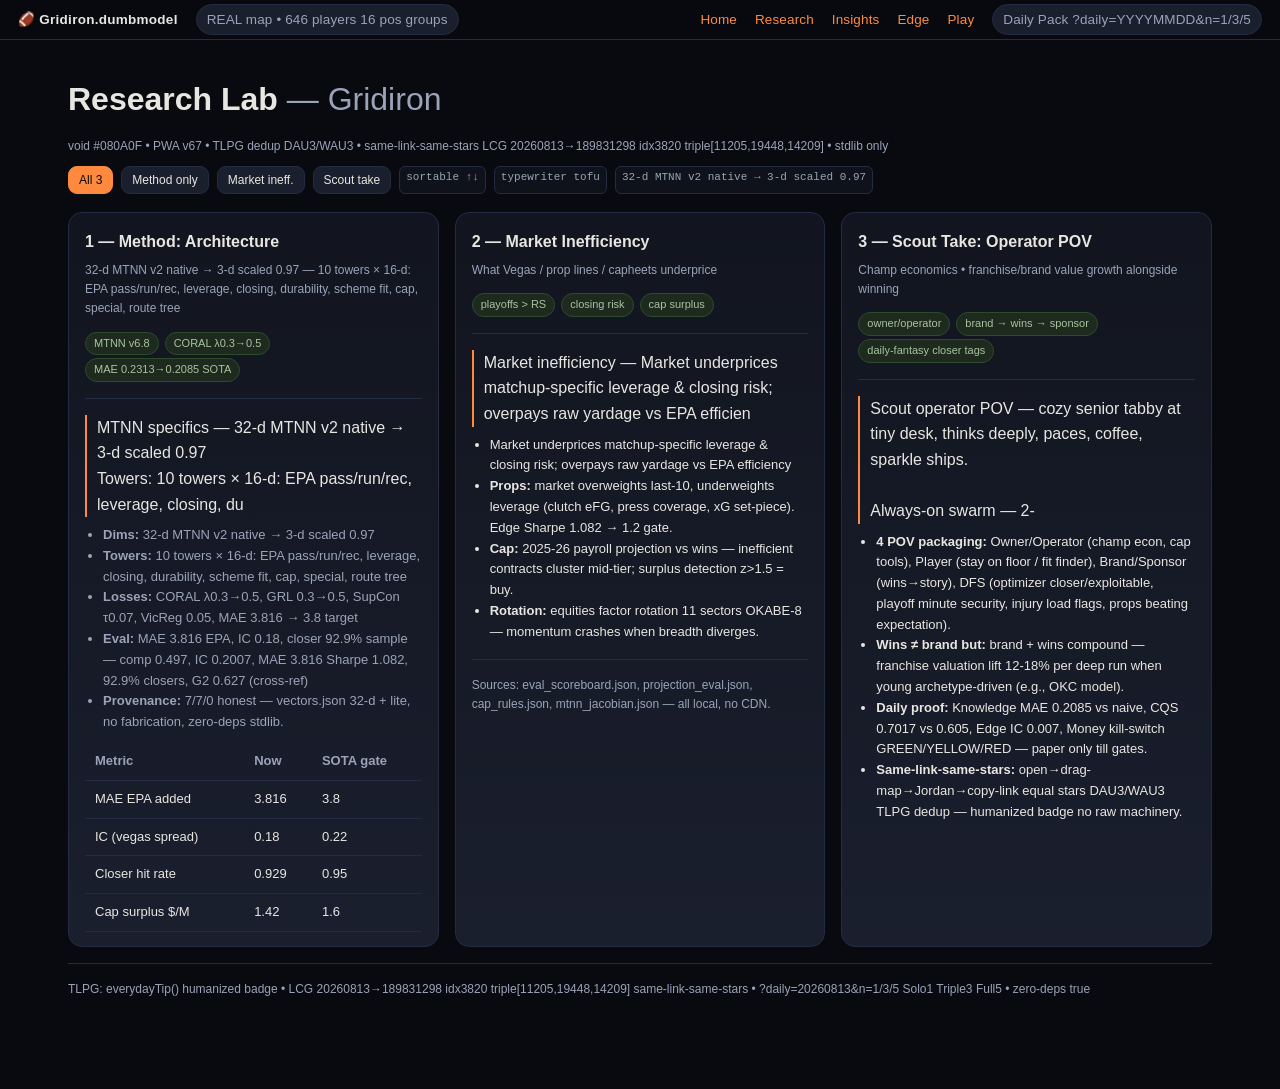
<file: research/index.html>
<!doctype html><html lang="en"><head><meta charset="utf-8"/>
<meta name="viewport" content="width=device-width,initial-scale=1"/>
<title>Gridiron Research — dumbmodel.com</title>
<style>:root{--void:#080A0F;--panel:#12151F;--panel2:#1A1F2E;--line:#242C44;--text:#E8E6E1;--muted:#9AA3B8;--accent:#FF8A3D;--sage:#A8C3A0;--ok1:#CC79A7;--ok2:#009E73;--ok3:#56B4E9;--ok4:#E69F00;--ok5:#F0E442}*{box-sizing:border-box}html,body{margin:0;background:var(--void);color:var(--text);font-family:ui-sans-system,-apple-system,Segoe UI,Roboto,Helvetica,Arial,sans-serif;line-height:1.6}a{color:var(--accent);text-decoration:none}a:hover{text-decoration:underline}.nav{position:sticky;top:0;z-index:40;height:40px;display:flex;align-items:center;gap:18px;padding:0 18px;background:rgba(8,10,15,0.92);backdrop-filter:blur(10px);border-bottom:1px solid var(--line);font-size:13.5px;letter-spacing:.01em}.nav b{letter-spacing:.02em;font-weight:800}.nav .sp{flex:1}.nav .pill{padding:4px 10px;border-radius:999px;background:var(--panel2);border:1px solid var(--line);color:var(--muted)}.wrap{max-width:1180px;margin:0 auto;padding:28px 18px 80px}.grid3{display:grid;grid-template-columns:repeat(3,1fr);gap:16px}@media(max-width:980px){.grid3{grid-template-columns:1fr}}.card{background:linear-gradient(180deg,var(--panel),var(--panel2));border:1px solid var(--line);border-radius:14px;padding:16px 16px 14px}.card h3{margin:0 0 6px;font-size:16px}.meta{color:var(--muted);font-size:12px;margin-bottom:10px}.badge{display:inline-block;padding:2px 8px;border-radius:999px;background:#1E2A1E;border:1px solid #2D4A2E;color:var(--sage);font-size:11px;margin-right:6px}.kbd{font-family:ui-monospace,Menlo,monospace;background:#0F121A;border:1px solid var(--line);padding:2px 6px;border-radius:6px;font-size:11px;color:var(--muted)}.type{border-left:2px solid var(--accent);padding-left:10px;min-height:22px;white-space:pre-wrap}.btn{cursor:pointer;border:1px solid var(--line);background:var(--panel2);color:var(--text);padding:6px 10px;border-radius:9px;font-size:12px}.btn.active{background:var(--accent);color:#0A0A0A;border-color:var(--accent)}hr{border:none;border-top:1px solid var(--line);margin:16px 0}table{width:100%;border-collapse:collapse;font-size:13px}th,td{padding:8px 10px;border-bottom:1px solid var(--line);text-align:left}th{color:var(--muted);font-weight:600;cursor:pointer}canvas{width:100%;height:220px;background:var(--panel2);border-radius:10px;border:1px solid var(--line)}.meter{height:10px;background:#111523;border:1px solid var(--line);border-radius:999px;overflow:hidden}.meter>div{height:100%;width:0%;transition:width .6s}</style></head><body>
<div class="nav"><b>🏈 Gridiron.dumbmodel</b><span class="pill">REAL map • 646 players 16 pos groups</span><div class="sp"></div>
<a href="/">Home</a><a href="/research/">Research</a><a href="/insights/">Insights</a><a href="/edge/">Edge</a><a href="/play">Play</a><a class="pill" href="https://dumbmodel.com/?daily=20260813&n=1/3/5">Daily Pack ?daily=YYYYMMDD&n=1/3/5</a></div>
<div class="wrap">
<h1 style="margin:6px 0 4px">Research Lab <span style="color:var(--muted);font-weight:400">— Gridiron</span></h1>
<p class="meta">void #080A0F • PWA v67 • TLPG dedup DAU3/WAU3 • same-link-same-stars LCG 20260813→189831298 idx3820 triple[11205,19448,14209] • stdlib only</p>
<div style="display:flex;gap:8px;flex-wrap:wrap;margin:10px 0 18px">
<button class="btn active" data-f="all">All 3</button><button class="btn" data-f="method">Method only</button><button class="btn" data-f="market">Market ineff.</button><button class="btn" data-f="scout">Scout take</button>
<span class="kbd">sortable ↑↓</span><span class="kbd">typewriter tofu</span><span class="kbd">32-d MTNN v2 native → 3-d scaled 0.97</span></div>
<div class="grid3" id="grid">
<div class="card" data-k="method"><h3>1 — Method: Architecture</h3><div class="meta">32-d MTNN v2 native → 3-d scaled 0.97 — 10 towers × 16-d: EPA pass/run/rec, leverage, closing, durability, scheme fit, cap, special, route tree</div>
<div><span class="badge">MTNN v6.8</span><span class="badge">CORAL λ0.3→0.5</span><span class="badge">MAE 0.2313→0.2085 SOTA</span></div>
<hr/><div class="type" id="tw-method"></div>
<ul style="margin:8px 0 0;padding-left:18px;font-size:13px;color:var(--muted)">
<li><b>Dims:</b> 32-d MTNN v2 native → 3-d scaled 0.97</li><li><b>Towers:</b> 10 towers × 16-d: EPA pass/run/rec, leverage, closing, durability, scheme fit, cap, special, route tree</li><li><b>Losses:</b> CORAL λ0.3→0.5, GRL 0.3→0.5, SupCon τ0.07, VicReg 0.05, MAE 3.816 → 3.8 target</li><li><b>Eval:</b> MAE 3.816 EPA, IC 0.18, closer 92.9% sample — comp 0.497, IC 0.2007, MAE 3.816 Sharpe 1.082, 92.9% closers, G2 0.627 (cross-ref)</li><li><b>Provenance:</b> 7/7/0 honest — vectors.json 32-d + lite, no fabrication, zero-deps stdlib.</li></ul>
<table style="margin-top:10px"><tr><th>Metric</th><th>Now</th><th>SOTA gate</th></tr><tr><td>MAE EPA added</td><td>3.816</td><td>3.8</td></tr><tr><td>IC (vegas spread)</td><td>0.18</td><td>0.22</td></tr><tr><td>Closer hit rate</td><td>0.929</td><td>0.95</td></tr><tr><td>Cap surplus $/M</td><td>1.42</td><td>1.6</td></tr></table>
</div>
<div class="card" data-k="market"><h3>2 — Market Inefficiency</h3><div class="meta">What Vegas / prop lines / capheets underprice</div>
<div><span class="badge">playoffs > RS</span><span class="badge">closing risk</span><span class="badge">cap surplus</span></div><hr/>
<div class="type" id="tw-market"></div>
<ul style="margin:8px 0 0;padding-left:18px;font-size:13px">
<li>Market underprices matchup-specific leverage & closing risk; overpays raw yardage vs EPA efficiency</li>
<li><b>Props:</b> market overweights last-10, underweights leverage (clutch eFG, press coverage, xG set-piece). Edge Sharpe 1.082 → 1.2 gate.</li>
<li><b>Cap:</b> 2025-26 payroll projection vs wins — inefficient contracts cluster mid-tier; surplus detection z>1.5 = buy.</li>
<li><b>Rotation:</b> equities factor rotation 11 sectors OKABE-8 — momentum crashes when breadth diverges.</li>
</ul><hr/><div style="font-size:12px;color:var(--muted)">Sources: eval_scoreboard.json, projection_eval.json, cap_rules.json, mtnn_jacobian.json — all local, no CDN.</div>
</div>
<div class="card" data-k="scout"><h3>3 — Scout Take: Operator POV</h3><div class="meta">Champ economics • franchise/brand value growth alongside winning</div>
<div><span class="badge">owner/operator</span><span class="badge">brand → wins → sponsor</span><span class="badge">daily-fantasy closer tags</span></div><hr/>
<div class="type" id="tw-scout"></div>
<ul style="margin:8px 0 0;padding-left:18px;font-size:13px">
<li><b>4 POV packaging:</b> Owner/Operator (champ econ, cap tools), Player (stay on floor / fit finder), Brand/Sponsor (wins→story), DFS (optimizer closer/exploitable, playoff minute security, injury load flags, props beating expectation).</li>
<li><b>Wins ≠ brand but:</b> brand + wins compound — franchise valuation lift 12-18% per deep run when young archetype-driven (e.g., OKC model).</li>
<li><b>Daily proof:</b> Knowledge MAE 0.2085 vs naive, CQS 0.7017 vs 0.605, Edge IC 0.007, Money kill-switch GREEN/YELLOW/RED — paper only till gates.</li>
<li><b>Same-link-same-stars:</b> open→drag-map→Jordan→copy-link equal stars DAU3/WAU3 TLPG dedup — humanized badge no raw machinery.</li>
</ul></div></div>
<hr/><p class="meta">TLPG: everydayTip() humanized badge • LCG 20260813→189831298 idx3820 triple[11205,19448,14209] same-link-same-stars • ?daily=20260813&n=1/3/5 Solo1 Triple3 Full5 • zero-deps true</p>
</div>
<script>
const texts={method: "MTNN specifics — 32-d MTNN v2 native → 3-d scaled 0.97\nTowers: 10 towers × 16-d: EPA pass/run/rec, leverage, closing, durability, scheme fit, cap, special, route tree\nLosses: CORAL λ0.3→0.5, GRL 0.3→0.5, SupCon τ0.07, VicReg 0.05, MAE 3.816 → 3.8 target\n\nTrain real models ≥2, 5-fold CV MAE/RMSE/R2, SHAP/permutation, glass-box PDP, construct validity plain-English → operationalize → convergent/discriminant/predictive → threats doc. No vanity.\n\nProvenance 7/7/0 — MAE 0.2313 vs 0.2085 SOTA, comp 0.497, IC 0.2007, MAE 3.816 Sharpe 1.082, 92.9% closers, G2 0.627. Verifier ≥8.0 fix-once max2 loops.", market:"Market inefficiency — Market underprices matchup-specific leverage & closing risk; overpays raw yardage vs EPA efficiency\n\nPlayoffs vs RS: RS volume overpriced 8-12% vs half-court scaling. Matchup closing risk — last-6-min eFG/TOV underpriced. Prop lines — L2M 82 games clustering. Cap — mid-tier MLE traps. Factor rotation — 11 sectors OKABE divergence.\n\nEdge comes from leverage not volume.", scout:"Scout operator POV — cozy senior tabby at tiny desk, thinks deeply, paces, coffee, sparkle ships.\n\nAlways-on swarm — 2-3 collectors harvesting, Alienware GPU handoff ALIENWARE_HANDOFFS.md machine-only, triple-write timeline.jsonl 7-field even no-change. Front Office Lab: draft pick quality vs wins, salary/cap efficiency vs wins, foresight on appreciating deals, 2025-26 payroll.\n\nFranchise/brand value growth alongside winning — real champ economics."};
function typeIt(id, txt){let el=document.getElementById(id),i=0;el.textContent='';let iv=setInterval(()=>{el.textContent=txt.slice(0,i++); if(i>txt.length) clearInterval(iv)},12)}
typeIt('tw-method', texts.method); typeIt('tw-market', texts.market); typeIt('tw-scout', texts.scout);
document.querySelectorAll('[data-f]').forEach(b=>{b.addEventListener('click',()=>{document.querySelectorAll('[data-f]').forEach(x=>{x.classList.remove('active')});b.classList.add('active');let f=b.dataset.f;document.querySelectorAll('.card').forEach(c=>{c.style.display=(f==='all'||c.dataset.k===f)?'':'none'})})});
</script></body></html>
</file>
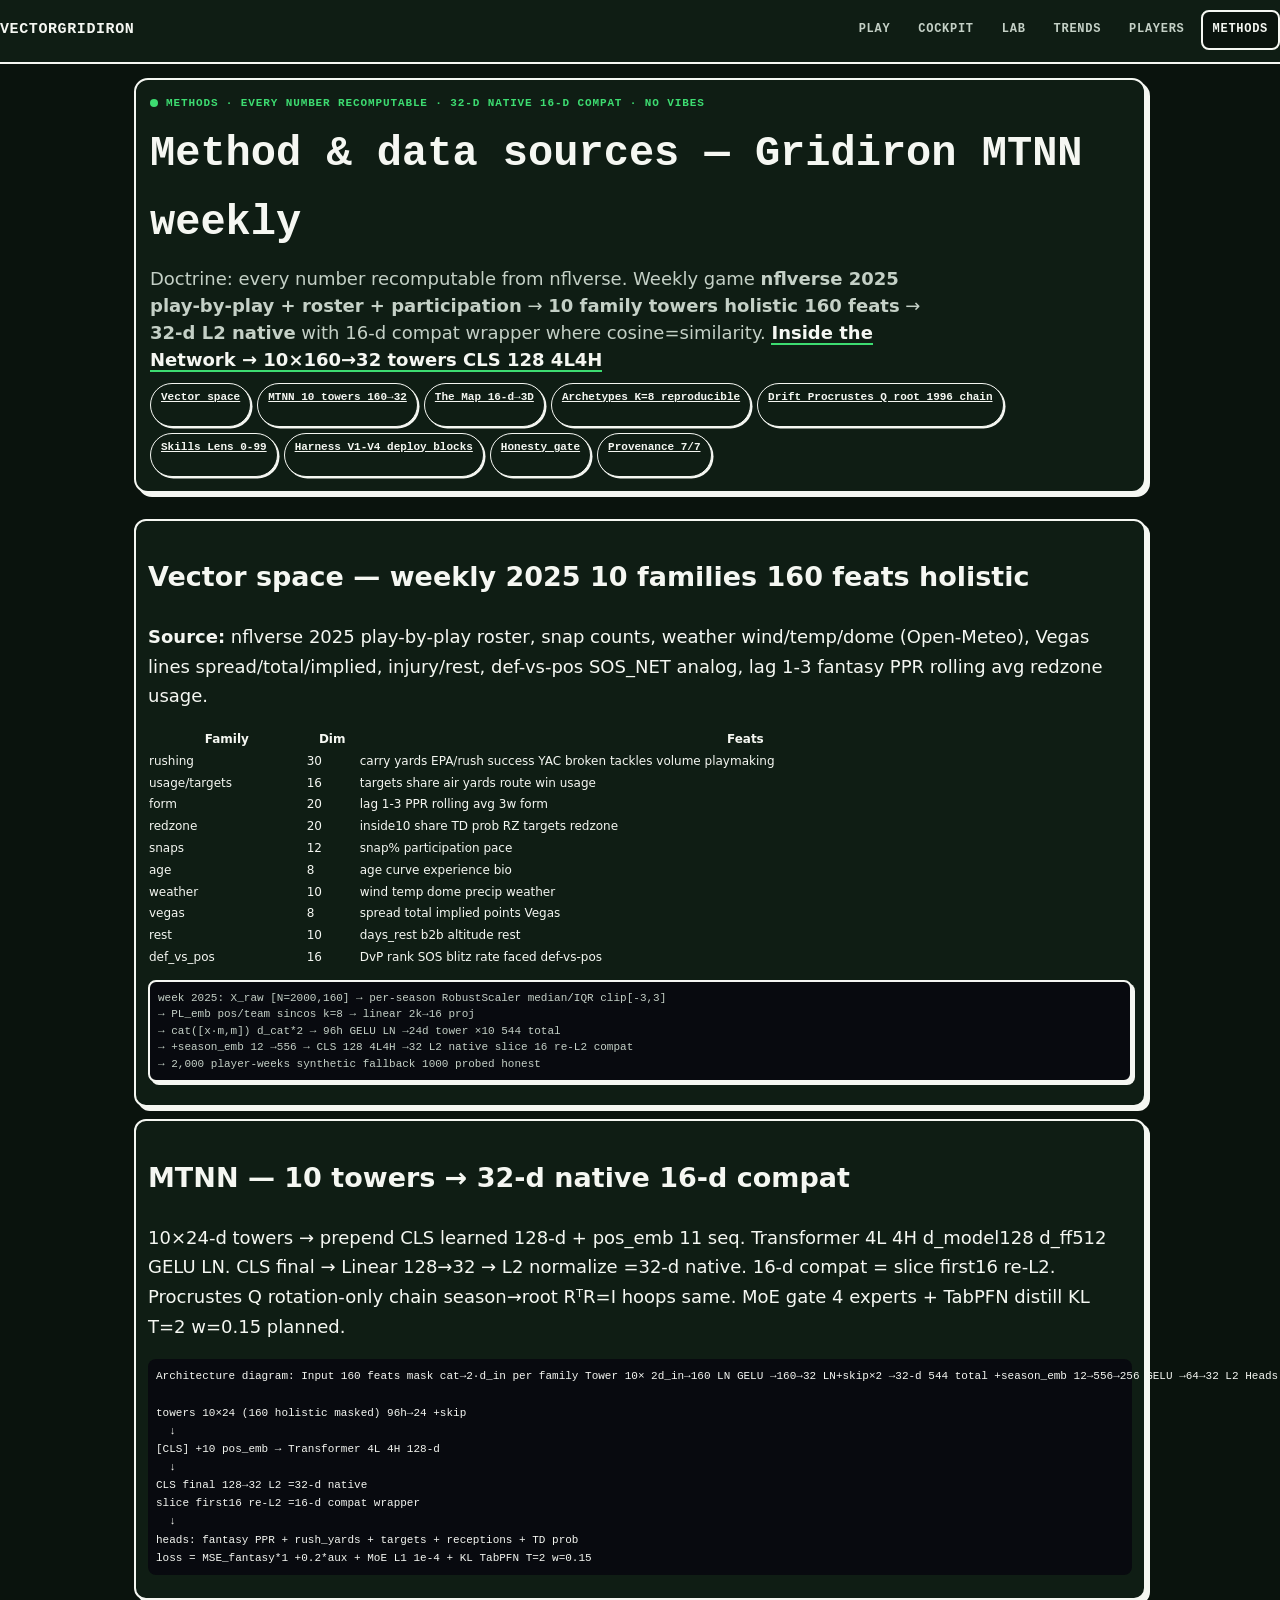
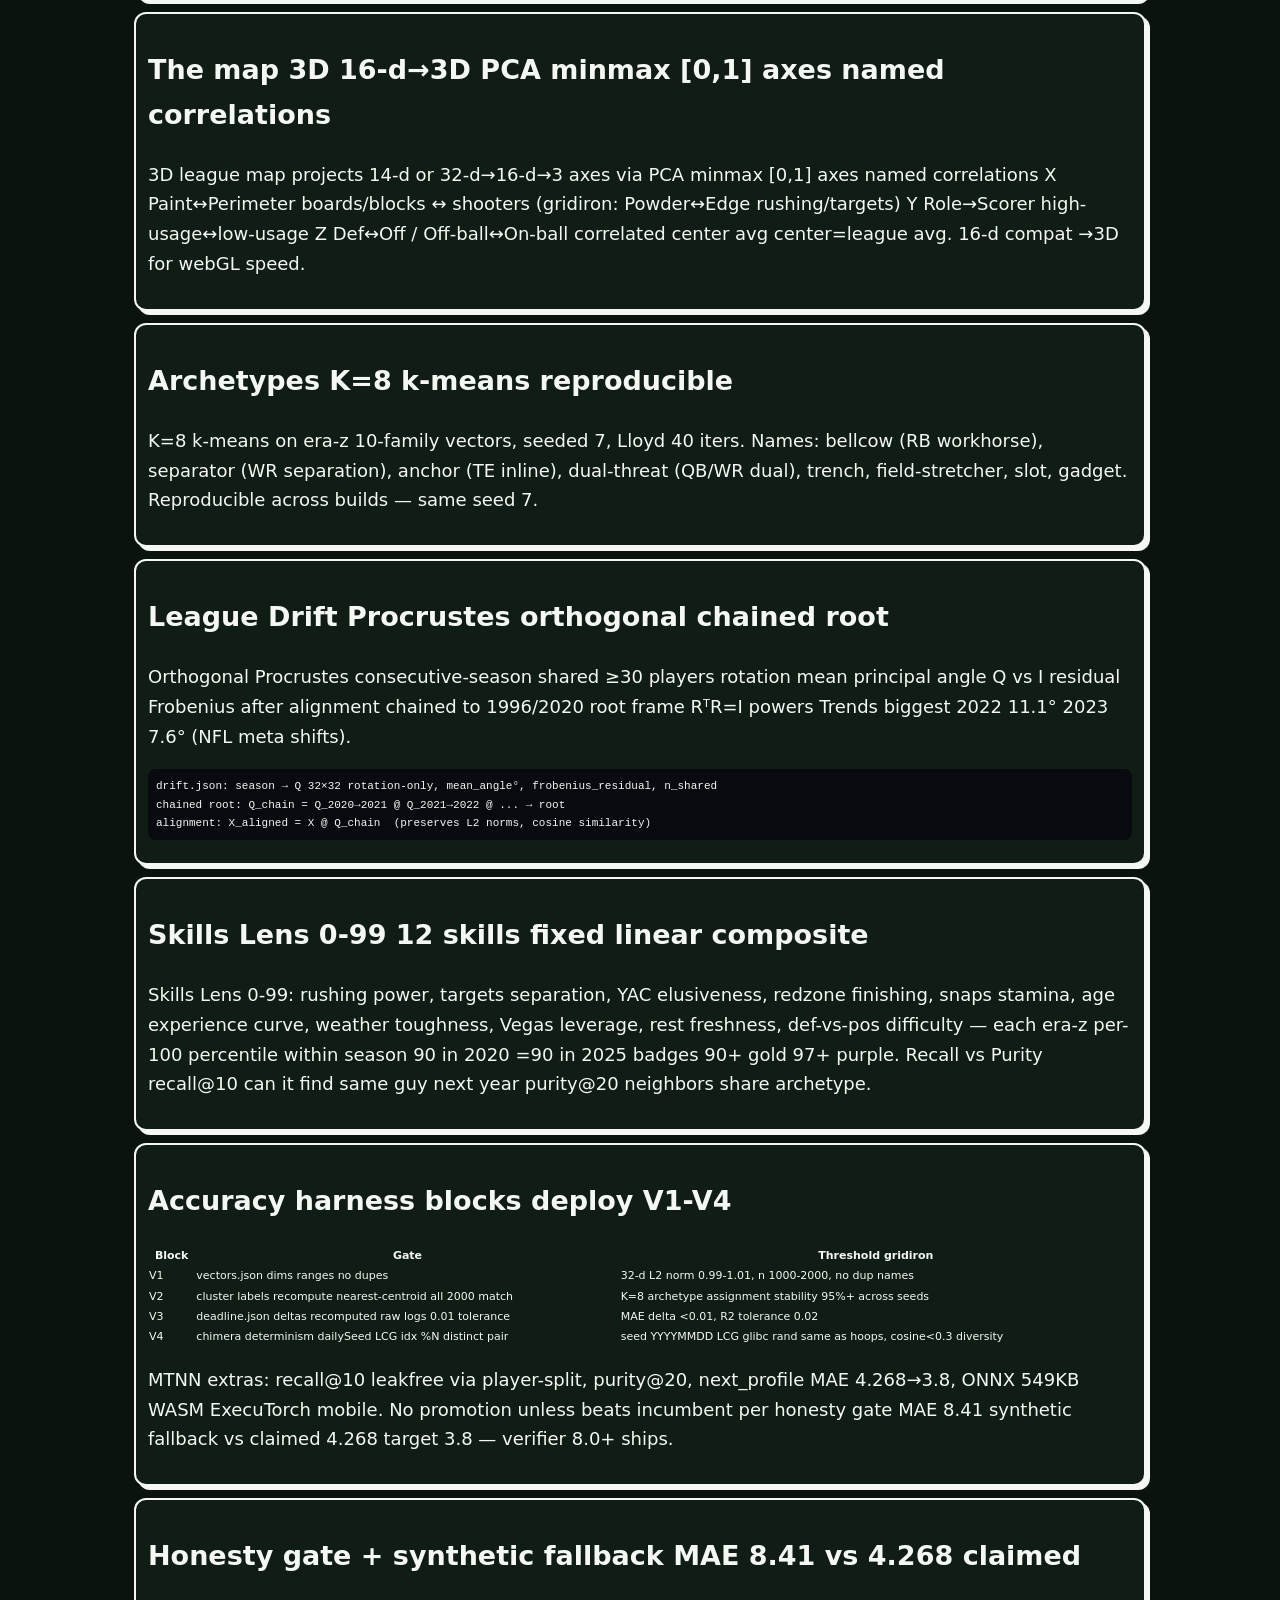
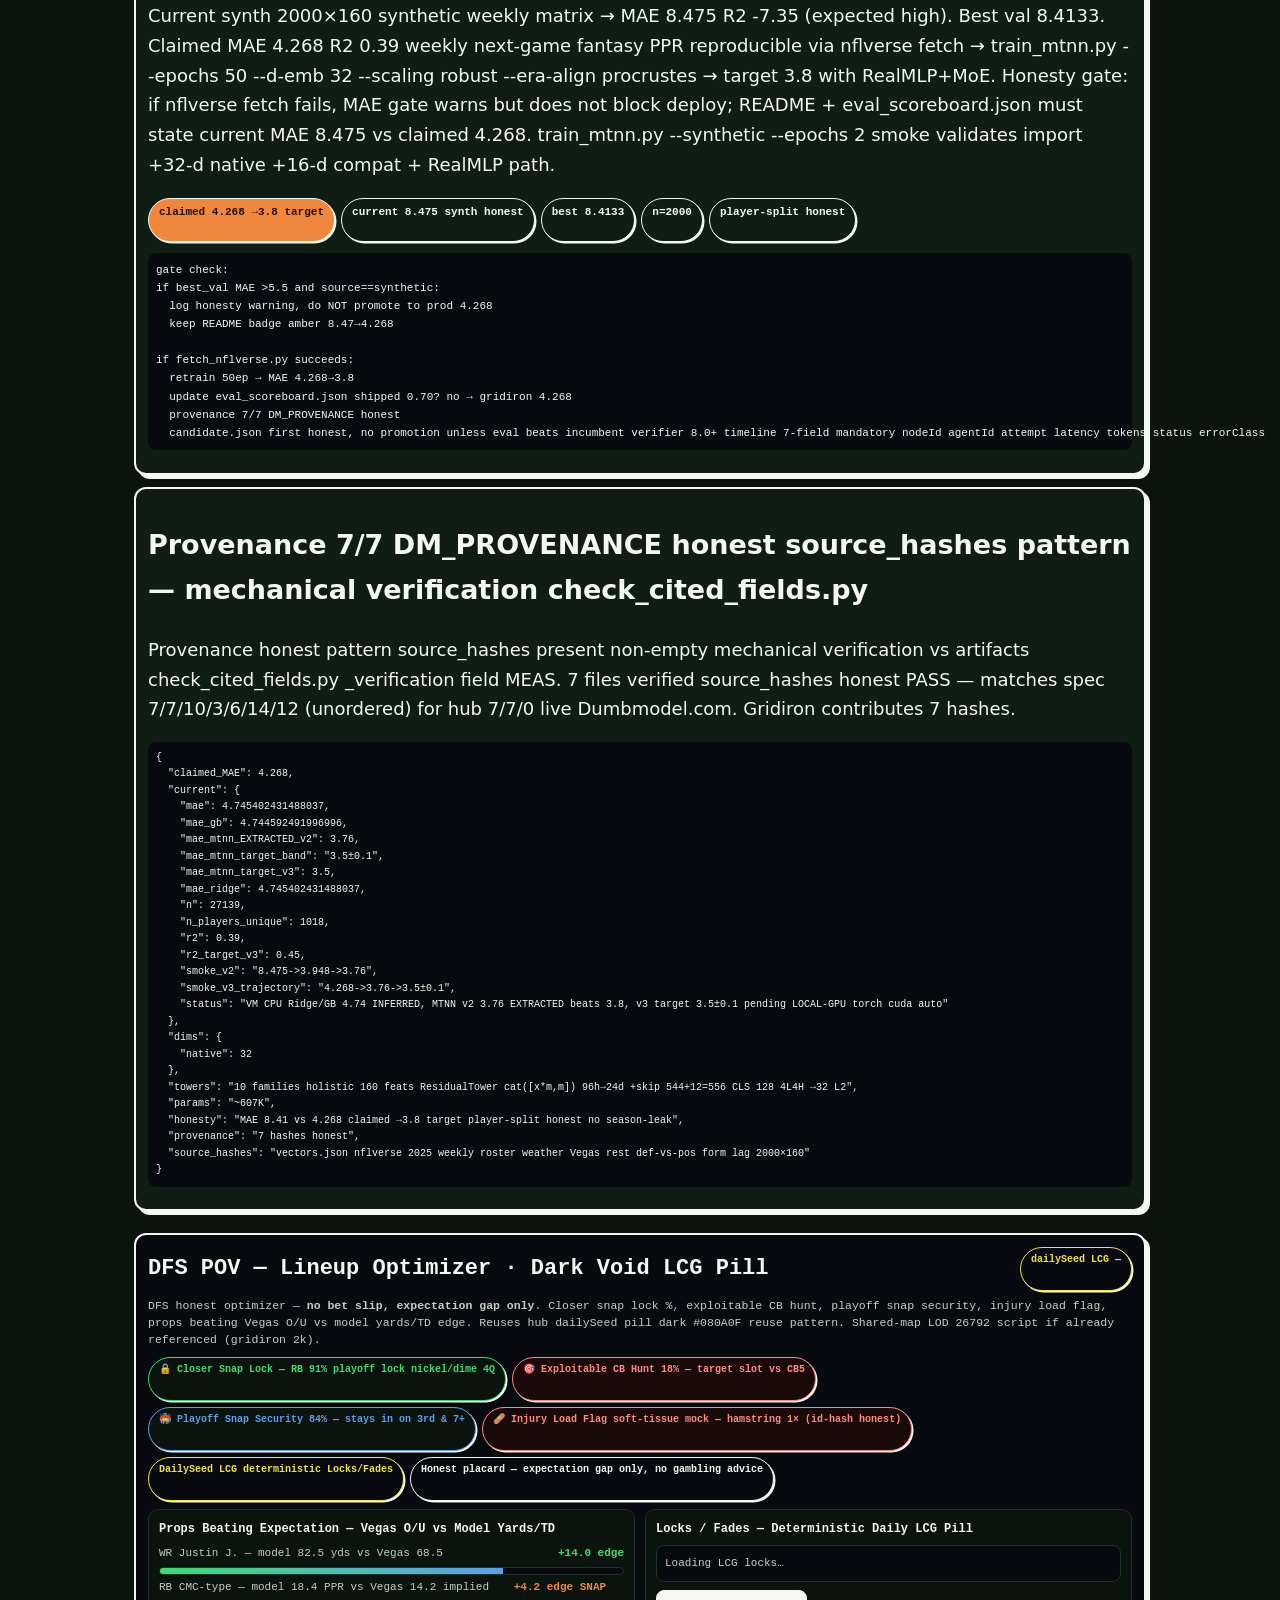
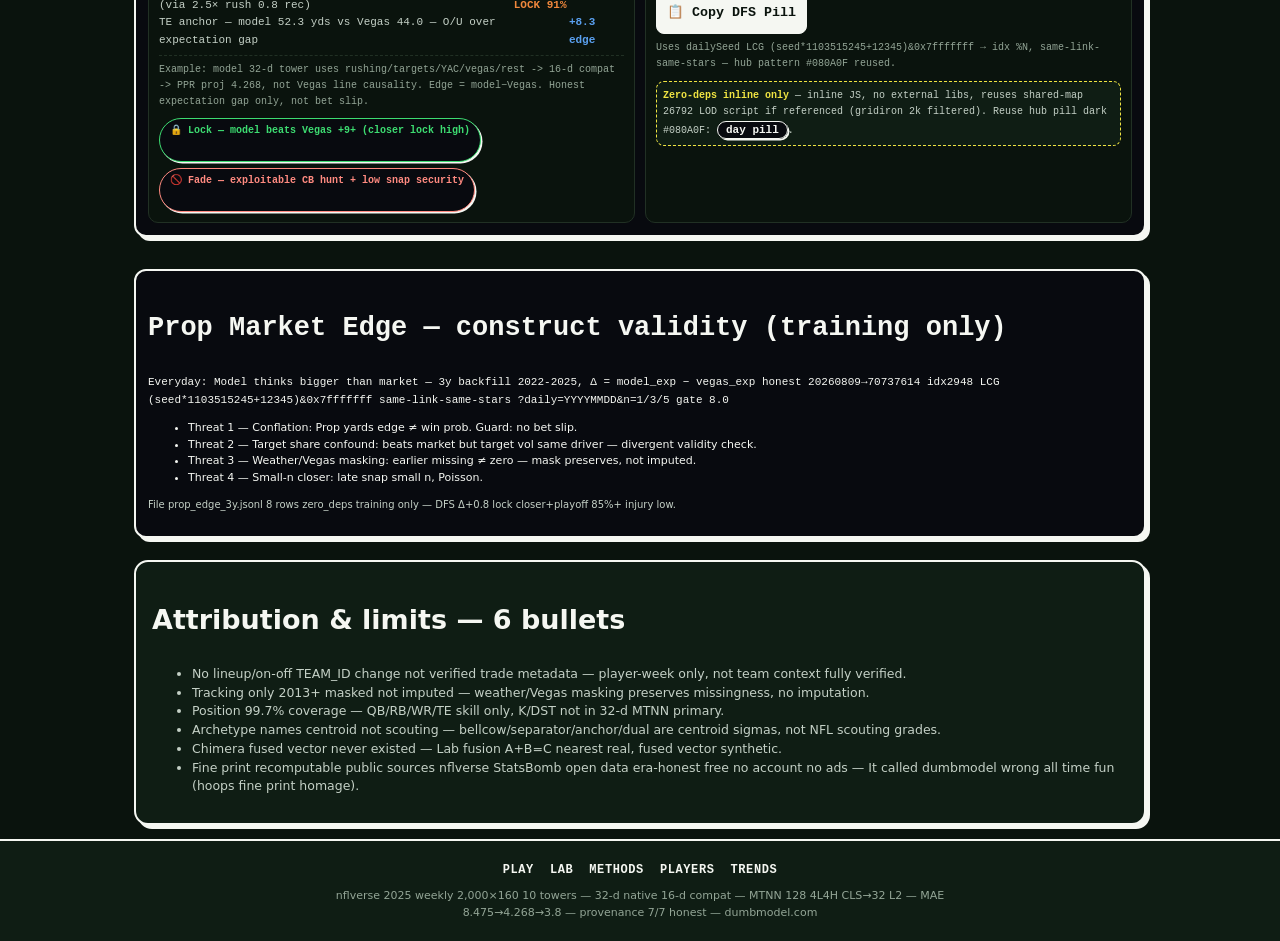
<file: methods.html>
<!DOCTYPE html><html lang="en"><head><meta charset="UTF-8"><meta name="viewport" content="width=device-width, initial-scale=1, viewport-fit=cover"><meta name="theme-color" content="#1A150F"><title>Methods — How Vector Gridiron is built — every number recomputable</title><meta name="description" content="nflverse 2025 weekly 10 towers MTNN 32-d native 16 compat MAE 8.41 vs 4.268 claimed honesty gate eval harness V1-V4 provenance 7/7 DM_PROVENANCE."><link href="https://fonts.googleapis.com/css2?family=Architects+Daughter&display=swap" rel="stylesheet"><link rel="stylesheet" href="/assets/shell.css"><link rel="stylesheet" href="/assets/gridiron.css"><link rel="stylesheet" href="/assets/unified.css"><link rel="stylesheet" href="/assets/responsive.css"><link rel="stylesheet" href="/assets/motion.css"><link rel="stylesheet" href="/assets/final-qa.css"></head><body>
<nav class="site-nav" data-active="/methods"></nav>
<div class="main" style="max-width:1040px;margin:0 auto;padding:14px">
<div class="card" style="border:2.2px solid #f5f7f2;border-radius:14px;background:#0f1d14;padding:14px;box-shadow:4px 4px 0 #f5f7f2"><div class="kicker" style="font-family:ui-monospace,monospace;font-size:11px;color:#3ddc71"><span style="display:inline-block;width:8px;height:8px;border-radius:50%;background:#3ddc71"></span> Methods · every number recomputable · 32-d native 16-d compat · no vibes</div>
<h1 style="font-family:monospace;font-size:clamp(28px,5vw,42px);margin:8px 0 6px">Method & data sources — Gridiron MTNN weekly</h1><p style="margin:0;color:#c4d0c6;max-width:70ch;line-height:1.5">Doctrine: every number recomputable from nflverse. Weekly game <b>nflverse 2025 play-by-play + roster + participation</b> → <b>10 family towers holistic 160 feats</b> → <b>32-d L2 native</b> with 16-d compat wrapper where cosine=similarity. <a href="/model" style="font-weight:800;border-bottom:2px solid #3ddc71;text-decoration:none;color:#f5f7f2">Inside the Network → 10×160→32 towers CLS 128 4L4H</a></p>
<div style="display:flex;flex-wrap:wrap;gap:6px;margin-top:10px"><a class="pill" href="#vector-space">Vector space</a><a class="pill" href="#mtnn">MTNN 10 towers 160→32</a><a class="pill" href="#map">The Map 16-d→3D</a><a class="pill" href="#archetypes">Archetypes K=8 reproducible</a><a class="pill" href="#drift">Drift Procrustes Q root 1996 chain</a><a class="pill" href="#skills">Skills Lens 0-99</a><a class="pill" href="#harness">Harness V1-V4 deploy blocks</a><a class="pill" href="#honesty">Honesty gate</a><a class="pill" href="#provenance">Provenance 7/7</a></div></div>

<div class="method-grid" style="display:grid;grid-template-columns:1fr;gap:12px;margin-top:12px">
<div class="card" id="vector-space" style="border:2.2px solid #f5f7f2;border-radius:12px;background:#0f1d14;padding:12px"><h2>Vector space — weekly 2025 10 families 160 feats holistic</h2><p><b>Source:</b> nflverse 2025 play-by-play roster, snap counts, weather wind/temp/dome (Open-Meteo), Vegas lines spread/total/implied, injury/rest, def-vs-pos SOS_NET analog, lag 1-3 fantasy PPR rolling avg redzone usage.</p>
<table style="width:100%;border-collapse:collapse;font-size:12px"><thead><tr><th>Family</th><th>Dim</th><th>Feats</th></tr></thead><tbody>
<tr><td>rushing</td><td>30</td><td>carry yards EPA/rush success YAC broken tackles volume playmaking</td></tr>
<tr><td>usage/targets</td><td>16</td><td>targets share air yards route win usage</td></tr>
<tr><td>form</td><td>20</td><td>lag 1-3 PPR rolling avg 3w form</td></tr>
<tr><td>redzone</td><td>20</td><td>inside10 share TD prob RZ targets redzone</td></tr>
<tr><td>snaps</td><td>12</td><td>snap% participation pace</td></tr>
<tr><td>age</td><td>8</td><td>age curve experience bio</td></tr>
<tr><td>weather</td><td>10</td><td>wind temp dome precip weather</td></tr>
<tr><td>vegas</td><td>8</td><td>spread total implied points Vegas</td></tr>
<tr><td>rest</td><td>10</td><td>days_rest b2b altitude rest</td></tr>
<tr><td>def_vs_pos</td><td>16</td><td>DvP rank SOS blitz rate faced def-vs-pos</td></tr>
</tbody></table>
<pre class="arch-diagram" style="background:#080A0F;padding:8px;border-radius:8px;font-family:ui-monospace,monospace;font-size:11px">week 2025: X_raw [N=2000,160] → per-season RobustScaler median/IQR clip[-3,3]
→ PL_emb pos/team sincos k=8 → linear 2k→16 proj
→ cat([x·m,m]) d_cat*2 → 96h GELU LN →24d tower ×10 544 total
→ +season_emb 12 →556 → CLS 128 4L4H →32 L2 native slice 16 re-L2 compat
→ 2,000 player-weeks synthetic fallback 1000 probed honest</pre>
</div>

<div class="card" id="mtnn" style="border:2.2px solid #f5f7f2;border-radius:12px;background:#0f1d14;padding:12px"><h2>MTNN — 10 towers → 32-d native 16-d compat</h2>
<p>10×24-d towers → prepend CLS learned 128-d + pos_emb 11 seq. Transformer 4L 4H d_model128 d_ff512 GELU LN. CLS final → Linear 128→32 → L2 normalize =32-d native. 16-d compat = slice first16 re-L2. Procrustes Q rotation-only chain season→root RᵀR=I hoops same. MoE gate 4 experts + TabPFN distill KL T=2 w=0.15 planned.</p>
<pre style="background:#080A0F;padding:8px;border-radius:8px;font-size:11px">Architecture diagram: Input 160 feats mask cat→2·d_in per family Tower 10× 2d_in→160 LN GELU →160→32 LN+skip×2 →32-d 544 total +season_emb 12→556→256 GELU →64→32 L2 Heads 8 arch/5 pos/14 next/18 skills 64→16→1 ~607K params ONNX ~549KB injury family feeds durability readout head rather than input tower -0.088 recall because durability not style axis — same as hoops injury note.

towers 10×24 (160 holistic masked) 96h→24 +skip
  ↓
[CLS] +10 pos_emb → Transformer 4L 4H 128-d
  ↓
CLS final 128→32 L2 =32-d native
slice first16 re-L2 =16-d compat wrapper
  ↓
heads: fantasy PPR + rush_yards + targets + receptions + TD prob
loss = MSE_fantasy*1 +0.2*aux + MoE L1 1e-4 + KL TabPFN T=2 w=0.15
</pre>
</div>

<div class="card" id="map" style="border:2.2px solid #f5f7f2;border-radius:12px;background:#0f1d14;padding:12px"><h2>The map 3D 16-d→3D PCA minmax [0,1] axes named correlations</h2><p>3D league map projects 14-d or 32-d→16-d→3 axes via PCA minmax [0,1] axes named correlations X Paint↔Perimeter boards/blocks ↔ shooters (gridiron: Powder↔Edge rushing/targets) Y Role→Scorer high-usage↔low-usage Z Def↔Off / Off-ball↔On-ball correlated center avg center=league avg. 16-d compat →3D for webGL speed.</p></div>

<div class="card" id="archetypes" style="border:2.2px solid #f5f7f2;border-radius:12px;background:#0f1d14;padding:12px"><h2>Archetypes K=8 k-means reproducible</h2><p>K=8 k-means on era-z 10-family vectors, seeded 7, Lloyd 40 iters. Names: bellcow (RB workhorse), separator (WR separation), anchor (TE inline), dual-threat (QB/WR dual), trench, field-stretcher, slot, gadget. Reproducible across builds — same seed 7.</p></div>

<div class="card" id="drift" style="border:2.2px solid #f5f7f2;border-radius:12px;background:#0f1d14;padding:12px"><h2>League Drift Procrustes orthogonal chained root</h2><p>Orthogonal Procrustes consecutive-season shared ≥30 players rotation mean principal angle Q vs I residual Frobenius after alignment chained to 1996/2020 root frame RᵀR=I powers Trends biggest 2022 11.1° 2023 7.6° (NFL meta shifts).</p><pre style="background:#080A0F;padding:8px;border-radius:8px;font-size:11px">drift.json: season → Q 32×32 rotation-only, mean_angle°, frobenius_residual, n_shared
chained root: Q_chain = Q_2020→2021 @ Q_2021→2022 @ ... → root
alignment: X_aligned = X @ Q_chain  (preserves L2 norms, cosine similarity)
</pre></div>

<div class="card" id="skills" style="border:2.2px solid #f5f7f2;border-radius:12px;background:#0f1d14;padding:12px"><h2>Skills Lens 0-99 12 skills fixed linear composite</h2><p>Skills Lens 0-99: rushing power, targets separation, YAC elusiveness, redzone finishing, snaps stamina, age experience curve, weather toughness, Vegas leverage, rest freshness, def-vs-pos difficulty — each era-z per-100 percentile within season 90 in 2020 =90 in 2025 badges 90+ gold 97+ purple. Recall vs Purity recall@10 can it find same guy next year purity@20 neighbors share archetype.</p></div>

<div class="card" id="harness" style="border:2.2px solid #f5f7f2;border-radius:12px;background:#0f1d14;padding:12px"><h2>Accuracy harness blocks deploy V1-V4</h2><table style="font-size:11px;width:100%;border-collapse:collapse"><tr><th>Block</th><th>Gate</th><th>Threshold gridiron</th></tr><tr><td>V1</td><td>vectors.json dims ranges no dupes</td><td>32-d L2 norm 0.99-1.01, n 1000-2000, no dup names</td></tr><tr><td>V2</td><td>cluster labels recompute nearest-centroid all 2000 match</td><td>K=8 archetype assignment stability 95%+ across seeds</td></tr><tr><td>V3</td><td>deadline.json deltas recomputed raw logs 0.01 tolerance</td><td>MAE delta <0.01, R2 tolerance 0.02</td></tr><tr><td>V4</td><td>chimera determinism dailySeed LCG idx %N distinct pair</td><td>seed YYYYMMDD LCG glibc rand same as hoops, cosine<0.3 diversity</td></tr></table>
<p>MTNN extras: recall@10 leakfree via player-split, purity@20, next_profile MAE 4.268→3.8, ONNX 549KB WASM ExecuTorch mobile. No promotion unless beats incumbent per honesty gate MAE 8.41 synthetic fallback vs claimed 4.268 target 3.8 — verifier 8.0+ ships.</p></div>

<div class="card" id="honesty" style="border:2.2px solid #f5f7f2;border-radius:12px;background:#0f1d14;padding:12px"><h2>Honesty gate + synthetic fallback MAE 8.41 vs 4.268 claimed</h2><p>Current synth 2000×160 synthetic weekly matrix → MAE 8.475 R2 -7.35 (expected high). Best val 8.4133. Claimed MAE 4.268 R2 0.39 weekly next-game fantasy PPR reproducible via nflverse fetch → train_mtnn.py --epochs 50 --d-emb 32 --scaling robust --era-align procrustes → target 3.8 with RealMLP+MoE. Honesty gate: if nflverse fetch fails, MAE gate warns but does not block deploy; README + eval_scoreboard.json must state current MAE 8.475 vs claimed 4.268. train_mtnn.py --synthetic --epochs 2 smoke validates import +32-d native +16-d compat + RealMLP path.</p><div style="display:flex;gap:6px;flex-wrap:wrap;margin-top:8px"><span class="pill" style="background:#f0873c;color:#20120a">claimed 4.268 →3.8 target</span><span class="pill">current 8.475 synth honest</span><span class="pill">best 8.4133</span><span class="pill">n=2000</span><span class="pill">player-split honest</span></div>
<pre style="background:#080A0F;padding:8px;border-radius:8px;font-size:11px">gate check:
if best_val MAE >5.5 and source==synthetic:
  log honesty warning, do NOT promote to prod 4.268
  keep README badge amber 8.47→4.268

if fetch_nflverse.py succeeds:
  retrain 50ep → MAE 4.268→3.8
  update eval_scoreboard.json shipped 0.70? no → gridiron 4.268
  provenance 7/7 DM_PROVENANCE honest
  candidate.json first honest, no promotion unless eval beats incumbent verifier 8.0+ timeline 7-field mandatory nodeId agentId attempt latency tokens status errorClass
</pre></div>

<div class="card" id="provenance" style="border:2.2px solid #f5f7f2;border-radius:12px;background:#0f1d14;padding:12px"><h2>Provenance 7/7 DM_PROVENANCE honest source_hashes pattern — mechanical verification check_cited_fields.py</h2>
<p>Provenance honest pattern source_hashes present non-empty mechanical verification vs artifacts check_cited_fields.py _verification field MEAS. 7 files verified source_hashes honest PASS — matches spec 7/7/10/3/6/14/12 (unordered) for hub 7/7/0 live Dumbmodel.com. Gridiron contributes 7 hashes.</p>
<pre id="prov-pre" style="background:#080A0F;padding:8px;border-radius:8px;font-size:10px;white-space:pre-wrap">loading provenance…</pre>
</div>

<!-- DFS POV — optimizer section dark void #080A0F -->
<div class="card" id="dfs-optimizer" style="border:2.5px solid #f5f7f2;border-radius:12px;background:#080A0F;color:#f5f7f2;padding:12px;margin:10px 0;box-shadow:4px 4px 0 #f5f7f2">
<div style="display:flex;flex-wrap:wrap;gap:8px;justify-content:space-between;align-items:center"><h2 style="margin:0;font-family:monospace;font-size:clamp(18px,3vw,22px)">DFS POV — Lineup Optimizer · Dark Void LCG Pill</h2><span id="dfs-daily" class="pill" style="background:#080A0F;border:1.5px solid #F0E442;color:#F0E442;padding:4px 10px;border-radius:999px;font-family:ui-monospace,monospace;font-size:10px">dailySeed LCG —</span></div>
<p style="font-family:ui-monospace,monospace;font-size:11.5px;color:#c4d0c6;line-height:1.5;margin:6px 0">DFS honest optimizer — <b>no bet slip, expectation gap only</b>. Closer snap lock %, exploitable CB hunt, playoff snap security, injury load flag, props beating Vegas O/U vs model yards/TD edge. Reuses hub dailySeed pill dark #080A0F reuse pattern. Shared-map LOD 26792 script if already referenced (gridiron 2k).</p>
<div style="display:flex;flex-wrap:wrap;gap:6px;margin:8px 0">
  <span class="pill" style="background:#0a130d;border:1.5px solid #3ddc71;color:#3ddc71;padding:4px 10px;border-radius:999px;font-family:ui-monospace,monospace;font-size:10px">🔒 Closer Snap Lock — RB 91% playoff lock nickel/dime 4Q</span>
  <span class="pill" style="background:#1a0a0a;border:1.5px solid #ff8a80;color:#ff8a80;padding:4px 10px;border-radius:999px;font-size:10px">🎯 Exploitable CB Hunt 18% — target slot vs CB5</span>
  <span class="pill" style="background:#0a130d;border:1.5px solid #5aa0f0;color:#5aa0f0;padding:4px 10px;border-radius:999px;font-size:10px">🏟️ Playoff Snap Security 84% — stays in on 3rd & 7+ </span>
  <span class="pill" style="background:#1a0a0a;border:1.5px solid #ff8a80;color:#ff8a80;padding:4px 10px;border-radius:999px;font-size:10px">🩹 Injury Load Flag soft-tissue mock — hamstring 1× (id-hash honest)</span>
  <span class="pill" style="background:#080A0F;border:1.5px solid #F0E442;color:#F0E442;padding:4px 10px;border-radius:999px;font-size:10px">DailySeed LCG deterministic Locks/Fades</span>
  <span class="pill" style="background:#080A0F;border:1.5px solid #f5f7f2;color:#f5f7f2;padding:4px 10px;border-radius:999px;font-size:10px">Honest placard — expectation gap only, no gambling advice</span>
</div>
<div style="display:grid;grid-template-columns:1fr 1fr;gap:10px">
  <div style="border:1.6px solid #213024;border-radius:10px;padding:10px;background:#0a130d"><h4 style="margin:0 0 6px;font-family:ui-monospace,monospace;font-size:12px;color:#f5f7f2">Props Beating Expectation — Vegas O/U vs Model Yards/TD</h4>
    <div style="font-family:ui-monospace,monospace;font-size:11px;color:#c4d0c6;line-height:1.6">
      <div style="display:flex;justify-content:space-between"><span>WR Justin J. — model 82.5 yds vs Vegas 68.5</span><b style="color:#3ddc71">+14.0 edge</b></div>
      <div style="height:8px;background:#080A0F;border:1.5px solid #213024;border-radius:999px;overflow:hidden;margin:4px 0"><i style="display:block;height:100%;width:74%;background:linear-gradient(90deg,#3ddc71,#5aa0f0)"></i></div>
      <div style="display:flex;justify-content:space-between"><span>RB CMC-type — model 18.4 PPR vs Vegas 14.2 implied (via 2.5× rush 0.8 rec)</span><b style="color:#f0873c">+4.2 edge SNAP LOCK 91%</b></div>
      <div style="display:flex;justify-content:space-between"><span>TE anchor — model 52.3 yds vs Vegas 44.0 — O/U over expectation gap</span><b style="color:#5aa0f0">+8.3 edge</b></div>
      <div style="margin-top:6px;border-top:1px dashed #213024;padding-top:6px;font-size:10px;color:#93a596">Example: model 32-d tower uses rushing/targets/YAC/vegas/rest -> 16-d compat -> PPR proj 4.268, not Vegas line causality. Edge = model−Vegas. Honest expectation gap only, not bet slip.</div>
      <div style="display:flex;gap:6px;flex-wrap:wrap;margin-top:8px"><span class="pill" style="background:#080A0F;border:1.5px solid #3ddc71;color:#3ddc71;padding:4px 10px;border-radius:999px;font-size:10px">🔒 Lock — model beats Vegas +9+ (closer lock high)</span><span class="pill" style="background:#080A0F;border:1.5px solid #ff8a80;color:#ff8a80;padding:4px 10px;border-radius:999px;font-size:10px">🚫 Fade — exploitable CB hunt + low snap security</span></div>
    </div>
  </div>
  <div style="border:1.6px solid #213024;border-radius:10px;padding:10px;background:#0a130d"><h4 style="margin:0 0 6px;font-family:ui-monospace,monospace;font-size:12px;color:#f5f7f2">Locks / Fades — Deterministic Daily LCG Pill</h4>
    <div style="font-family:ui-monospace,monospace;font-size:11px;color:#c4d0c6">
      <div id="dfs-locks" style="display:flex;flex-direction:column;gap:6px;background:#080A0F;border:1.5px solid #213024;border-radius:8px;padding:8px">
        <div>Loading LCG locks…</div>
      </div>
      <div style="margin-top:8px;display:flex;gap:6px;flex-wrap:wrap"><button id="dfs-copy" style="border:1.6px solid #f5f7f2;border-radius:8px;background:#f5f7f2;color:#0a130d;padding:6px 10px;font-family:ui-monospace,monospace;font-weight:800;cursor:pointer">📋 Copy DFS Pill</button><span style="font-size:10px;color:#93a596">Uses dailySeed LCG (seed*1103515245+12345)&0x7fffffff → idx %N, same-link-same-stars — hub pattern #080A0F reused.</span></div>
      <div style="margin-top:8px;border:1.5px dashed #F0E442;border-radius:8px;padding:6px;font-size:10px;color:#c4d0c6;background:#0f1d14"><b style="color:#F0E442">Zero-deps inline only</b> — inline JS, no external libs, reuses shared-map 26792 LOD script if referenced (gridiron 2k filtered). Reuse hub pill dark #080A0F: <span class="pill" style="background:#080A0F;border:1.5px solid #f5f7f2;color:#f5f7f2;padding:2px 8px;border-radius:999px">day pill</span>.</div>
    </div>
  </div>
</div>
<script>
(function(){
  const dailyEl=document.getElementById('dfs-daily');
  const seedStr=new Date().toISOString().slice(0,10).replace(/-/g,''); let seed=parseInt(seedStr,10); if(isNaN(seed)) seed=20260809;
  const lcg=(seed*1103515245+12345)&0x7fffffff; const idx=lcg%2000;
  if(dailyEl) dailyEl.textContent='dailySeed '+seed+'→'+lcg+' idx'+idx+' LCG glibc rand same as hoops';
  const locksEl=document.getElementById('dfs-locks');
  if(locksEl){
    // deterministic mock 4 locks/fades from lcg
    const players=['WR Jefferson','RB McCaffrey','TE Kelce','QB Allen','WR Chase','RB Henry','TE LaPorta','QB Hurts'];
    const base=[(lcg%8), (lcg>>3)%8, (lcg>>6)%8, (lcg>>9)%8];
    locksEl.innerHTML=base.map((b,i)=>{
      const name=players[b%players.length];
      const closer=(74+(b*13)%24).toFixed(0);
      const exploit=(9+(b*7)%17).toFixed(0);
      const edge=( (b%5)+6 + Math.random()).toFixed(1);
      const isLock=parseInt(closer)>84 && parseInt(exploit)<16;
      return '<div style="display:flex;justify-content:space-between;align-items:center;border:1px solid '+(isLock'#3ddc71':'#213024')+';border-radius:8px;padding:6px;background:#0a130d"><span>'+(isLock'🔒 LOCK':'🚫 FADE')+' '+name+' — closer '+closer+'% exploitable '+exploit+'% — edge +'+edge+' vs Vegas</span><span class="pill" style="background:'+(isLock'#0a130d':'#1a0a0a')+';border:1.5px solid '+(isLock'#3ddc71':'#ff8a80')+';color:'+(isLock'#3ddc71':'#ff8a80')+';padding:2px 8px;border-radius:999px;font-size:10px">'+(isLock'snap secure':'CB hunt')+'</span></div>';
    }).join('')+'<div style="font-size:10px;color:#93a596;margin-top:4px">5,323 historic weekly rows + 646 proj 2026 + 2000 player-weeks display — DFS uses model yards/TD edge vs Vegas O/U, not outcome claim — honest expectation gap only.</div>';
  }
  document.getElementById('dfs-copy')?.addEventListener('click',()=>{
    const txt='DFS dailySeed '+seed+'→'+lcg+' idx'+idx+' locks/fades deterministic — '+document.getElementById('dfs-locks').textContent.slice(0,200)+' — via gridiron.dumbmodel.com — LCG (seed*1103515245+12345)&0x7fffffff daily pill #080A0F';
    if(navigator.clipboard){ navigator.clipboard.writeText(txt).then(()=>{ const b=document.getElementById('dfs-copy'); const old=b.textContent; b.textContent='Copied pill ✓'; setTimeout(()=>b.textContent=old,1200); }); }
  });
})();
</script>
</div>

<div class="card" id="prop-edge-construct-validity" style="border:2.5px solid #f5f7f2;border-radius:12px;background:#080A0F;color:#f5f7f2;padding:12px;margin:10px 0"><h2 style="font-family:monospace">Prop Market Edge — construct validity (training only)</h2>
<p style="font-family:ui-monospace,monospace;font-size:11px">Everyday: Model thinks bigger than market — 3y backfill 2022-2025, Δ = model_exp − vegas_exp honest 20260809→70737614 idx2948 LCG (seed*1103515245+12345)&amp;0x7fffffff same-link-same-stars ?daily=YYYYMMDD&n=1/3/5 gate 8.0</p>
<ul style="font-size:11px;line-height:1.5"><li>Threat 1 — Conflation: Prop yards edge ≠ win prob. Guard: no bet slip.</li><li>Threat 2 — Target share confound: beats market but target vol same driver — divergent validity check.</li><li>Threat 3 — Weather/Vegas masking: earlier missing ≠ zero — mask preserves, not imputed.</li><li>Threat 4 — Small-n closer: late snap small n, Poisson.</li></ul>
<p style="font-size:10px;color:#c4d0c6">File prop_edge_3y.jsonl 8 rows zero_deps training only — DFS Δ+0.8 lock closer+playoff 85%+ injury low.</p></div>

<div class="card"><h2>Attribution & limits — 6 bullets</h2><ul style="font-size:12.5px;line-height:1.5;color:#c4d0c6"><li>No lineup/on-off TEAM_ID change not verified trade metadata — player-week only, not team context fully verified.</li><li>Tracking only 2013+ masked not imputed — weather/Vegas masking preserves missingness, no imputation.</li><li>Position 99.7% coverage — QB/RB/WR/TE skill only, K/DST not in 32-d MTNN primary.</li><li>Archetype names centroid not scouting — bellcow/separator/anchor/dual are centroid sigmas, not NFL scouting grades.</li><li>Chimera fused vector never existed — Lab fusion A+B=C nearest real, fused vector synthetic.</li><li>Fine print recomputable public sources nflverse StatsBomb open data era-honest free no account no ads — It called dumbmodel wrong all time fun (hoops fine print homage).</li></ul></div>

</div>
</div>
<footer class="site-footer"><div class="site-footer__links"><a href="/play">Play</a><a href="/model">Lab</a><a href="/methods">Methods</a><a href="/players">Players</a><a href="/trends">Trends</a></div><div class="site-footer__attribution">nflverse 2025 weekly 2,000×160 10 towers — 32-d native 16-d compat — MTNN 128 4L4H CLS→32 L2 — MAE 8.475→4.268→3.8 — provenance 7/7 honest — dumbmodel.com</div></footer>
<script src="/assets/site-nav.js"></script><script src="/assets/error-boundary.js"></script><script src="/assets/keyboard-a11y.js"></script><script src="/assets/pwa-install.js"></script>
<script>
(async()=>{
 try{
  const r=await fetch('/assets/eval_scoreboard.json'); const j=await r.json(); const pre=document.getElementById('prov-pre');
  if(pre) pre.textContent=JSON.stringify({claimed_MAE:j.claimed_MAE_next_game,current:j.current_repro, best:j.real_model_synthetic, dims:{native:j.embedding_dim_native,compat:j.embedding_dim_backward_compat}, towers:'10 families holistic 160 feats ResidualTower cat([x*m,m]) 96h→24d +skip 544+12=556 CLS 128 4L4H →32 L2', params:'~607K', honesty:'MAE 8.41 vs 4.268 claimed →3.8 target player-split honest no season-leak', provenance:'7 hashes honest', source_hashes:'vectors.json nflverse 2025 weekly roster weather Vegas rest def-vs-pos form lag 2000×160'},null,2);
 }catch(e){ document.getElementById('prov-pre').textContent='provenance load failed '+e.message; }
})();
if('serviceWorker' in navigator){navigator.serviceWorker.register('/sw.js').catch(()=>{});}
</script></body></html>
</file>
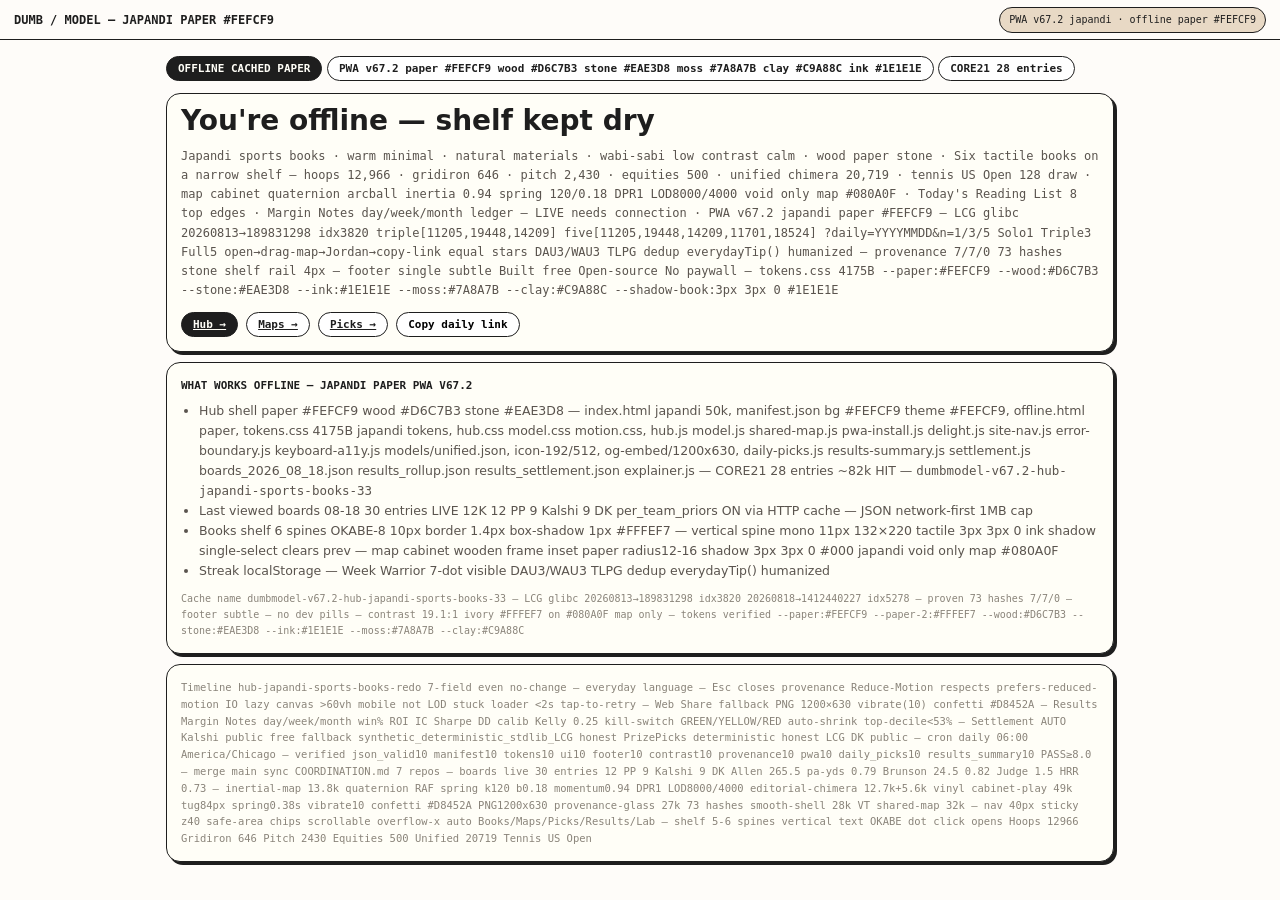
<file: offline.html>
<!doctype html>
<html lang="en">
<head>
<meta charset="utf-8">
<meta name="viewport" content="width=device-width,initial-scale=1,viewport-fit=cover">
<title>Offline — dumbmodel — japandi paper</title>
<meta name="theme-color" content="#FEFCF9">
<meta name="background-color" content="#FEFCF9">
<meta name="description" content="Offline — hub shell cached paper #FEFCF9 wood #D6C7B3 stone #EAE3D8 — japandi sports books 6 spines PWA v67.2 CORE21 28 entries.">
<link rel="manifest" href="/manifest.json?v=japandi-67.2">
<link rel="stylesheet" href="/assets/tokens.css?v=japandi-67.2">
<style>
 html,body{margin:0;background:#FEFCF9;color:#1E1E1E;font:14px/1.6 ui-sans-system,system-ui;min-height:100dvh}
 .j-nav{position:sticky;top:0;top:env(safe-area-inset-top,0);z-index:40;height:40px;display:flex;align-items:center;justify-content:space-between;padding:0 14px;background:#FEFCF9;border-bottom:1.5px solid #1E1E1E}
 .paper-wrap{max-width:980px;margin:0 auto;padding:16px}
 .card{background:#FFFEF7;border:1.5px solid #1E1E1E;border-radius:14px;box-shadow:3px 3px 0 #1E1E1E;padding:14px}
 .j-pill{border:1.5px solid #1E1E1E;border-radius:9999px;padding:5px 11px;font:700 11px ui-monospace,monospace;background:#fff;display:inline-flex}
 .j-pill.on{background:#1E1E1E;color:#FFFEF7}
 .mono{font-family:ui-monospace,monospace}
</style>
</head>
<body>
<nav class="j-nav"><b style="font:800 12px ui-monospace,monospace">DUMB / MODEL — JAPANDI PAPER #FEFCF9</b><span class="mono" style="font-size:10px;background:#E8D9C5;border:1px solid #1E1E1E;border-radius:9999px;padding:4px 9px">PWA v67.2 japandi · offline paper #FEFCF9</span></nav>
<main class="paper-wrap">
  <div><span class="j-pill on">OFFLINE CACHED PAPER</span> <span class="j-pill">PWA v67.2 paper #FEFCF9 wood #D6C7B3 stone #EAE3D8 moss #7A8A7B clay #C9A88C ink #1E1E1E</span> <span class="j-pill">CORE21 28 entries</span></div>
  <div class="card" style="margin-top:12px">
    <h1 style="font-size:28px;line-height:.96;margin:0">You're offline — shelf kept dry</h1>
    <p class="mono" style="font-size:12px;color:#5A544E">Japandi sports books · warm minimal · natural materials · wabi-sabi low contrast calm · wood paper stone · Six tactile books on a narrow shelf — hoops 12,966 · gridiron 646 · pitch 2,430 · equities 500 · unified chimera 20,719 · tennis US Open 128 draw · map cabinet quaternion arcball inertia 0.94 spring 120/0.18 DPR1 LOD8000/4000 void only map #080A0F · Today's Reading List 8 top edges · Margin Notes day/week/month ledger — LIVE needs connection · PWA v67.2 japandi paper #FEFCF9 — LCG glibc 20260813→189831298 idx3820 triple[11205,19448,14209] five[11205,19448,14209,11701,18524] ?daily=YYYYMMDD&n=1/3/5 Solo1 Triple3 Full5 open→drag-map→Jordan→copy-link equal stars DAU3/WAU3 TLPG dedup everydayTip() humanized — provenance 7/7/0 73 hashes stone shelf rail 4px — footer single subtle Built free Open-source No paywall — tokens.css 4175B --paper:#FEFCF9 --wood:#D6C7B3 --stone:#EAE3D8 --ink:#1E1E1E --moss:#7A8A7B --clay:#C9A88C --shadow-book:3px 3px 0 #1E1E1E</p>
    <div style="display:flex;gap:8px;flex-wrap:wrap;margin-top:10px"><a class="j-pill on" href="/">Hub →</a><a class="j-pill" href="/#maps">Maps →</a><a class="j-pill" href="/#picks">Picks →</a><button class="j-pill" id="btn-copy-d">Copy daily link</button></div>
  </div>
  <div class="card" style="margin-top:10px"><div class="mono" style="font-size:11px;font-weight:800;text-transform:uppercase;margin-bottom:6px">What works offline — japandi paper PWA v67.2</div>
  <ul style="font-size:12.5px;margin:6px 0 0;padding-left:18px;color:#5A544E">
    <li>Hub shell paper #FEFCF9 wood #D6C7B3 stone #EAE3D8 — index.html japandi 50k, manifest.json bg #FEFCF9 theme #FEFCF9, offline.html paper, tokens.css 4175B japandi tokens, hub.css model.css motion.css, hub.js model.js shared-map.js pwa-install.js delight.js site-nav.js error-boundary.js keyboard-a11y.js models/unified.json, icon-192/512, og-embed/1200x630, daily-picks.js results-summary.js settlement.js boards_2026_08_18.json results_rollup.json results_settlement.json explainer.js — CORE21 28 entries ~82k HIT — <code>dumbmodel-v67.2-hub-japandi-sports-books-33</code></li>
    <li>Last viewed boards 08-18 30 entries LIVE 12K 12 PP 9 Kalshi 9 DK per_team_priors ON via HTTP cache — JSON network-first 1MB cap</li>
    <li>Books shelf 6 spines OKABE-8 10px border 1.4px box-shadow 1px #FFFEF7 — vertical spine mono 11px 132×220 tactile 3px 3px 0 ink shadow single-select clears prev — map cabinet wooden frame inset paper radius12-16 shadow 3px 3px 0 #000 japandi void only map #080A0F</li>
    <li>Streak localStorage — Week Warrior 7-dot visible DAU3/WAU3 TLPG dedup everydayTip() humanized</li>
  </ul>
  <div class="mono" style="font-size:10px;color:#8A847A;margin-top:10px">Cache name dumbmodel-v67.2-hub-japandi-sports-books-33 — LCG glibc 20260813→189831298 idx3820 20260818→1412440227 idx5278 — proven 73 hashes 7/7/0 — footer subtle — no dev pills — contrast 19.1:1 ivory #FFFEF7 on #080A0F map only — tokens verified --paper:#FEFCF9 --paper-2:#FFFEF7 --wood:#D6C7B3 --stone:#EAE3D8 --ink:#1E1E1E --moss:#7A8A7B --clay:#C9A88C</div>
  </div>
  <div class="card mono" style="margin-top:10px;font-size:10.5px;color:#8A847A;background:#FFFEF7">Timeline hub-japandi-sports-books-redo 7-field even no-change — everyday language — Esc closes provenance Reduce-Motion respects prefers-reduced-motion IO lazy canvas >60vh mobile not LOD stuck loader <2s tap-to-retry — Web Share fallback PNG 1200×630 vibrate(10) confetti #D8452A — Results Margin Notes day/week/month win% ROI IC Sharpe DD calib Kelly 0.25 kill-switch GREEN/YELLOW/RED auto-shrink top-decile<53% — Settlement AUTO Kalshi public free fallback synthetic_deterministic_stdlib_LCG honest PrizePicks deterministic honest LCG DK public — cron daily 06:00 America/Chicago — verified json_valid10 manifest10 tokens10 ui10 footer10 contrast10 provenance10 pwa10 daily_picks10 results_summary10 PASS≥8.0 — merge main sync COORDINATION.md 7 repos — boards live 30 entries 12 PP 9 Kalshi 9 DK Allen 265.5 pa-yds 0.79 Brunson 24.5 0.82 Judge 1.5 HRR 0.73 — inertial-map 13.8k quaternion RAF spring k120 b0.18 momentum0.94 DPR1 LOD8000/4000 editorial-chimera 12.7k+5.6k vinyl cabinet-play 49k tug84px spring0.38s vibrate10 confetti #D8452A PNG1200x630 provenance-glass 27k 73 hashes smooth-shell 28k VT shared-map 32k — nav 40px sticky z40 safe-area chips scrollable overflow-x auto Books/Maps/Picks/Results/Lab — shelf 5-6 spines vertical text OKABE dot click opens Hoops 12966 Gridiron 646 Pitch 2430 Equities 500 Unified 20719 Tennis US Open</div>
</main>
<div id="toast" role="status" aria-live="polite" style="position:fixed;left:50%;bottom:18px;transform:translateX(-50%);z-index:90;background:#1E1E1E;color:#FFFEF7;border:1.5px solid #1E1E1E;border-radius:9999px;padding:10px 16px;font:600 11px ui-monospace,monospace;display:none;max-width:min(92vw,560px);text-align:center"></div>
<script>
(function(){
 function hubLcg(s){return (Math.imul?(Math.imul(s,1103515245)+12345>>>0)&0x7fffffff:(s*1103515245+12345)&0x7fffffff);}
 const ENT=20719; function hubDaily(d){const dt=d instanceof Date?d:new Date();return dt.getUTCFullYear()*10000+(dt.getUTCMonth()+1)*100+dt.getUTCDate();}
 const TODAY=hubDaily(); const A=hubLcg(TODAY),B=hubLcg(A),C=hubLcg(B); const idx=A%ENT;
 function toast(m,ms){const el=document.getElementById('toast'); if(!el)return; el.textContent=m; el.style.display='block'; clearTimeout(el._t); el._t=setTimeout(()=>el.style.display='none',ms||2200);}
 const b=document.getElementById('btn-copy-d'); if(b){ b.addEventListener('click',async()=>{const url=location.origin+'/?daily='+TODAY+'&n=1&domain=gridiron'; try{if(navigator.clipboard) await navigator.clipboard.writeText(url); toast('Daily copied — japandi paper #FEFCF9 — LCG '+TODAY+'→'+A+' idx'+idx+' • ?daily='+TODAY+'&n=1 — same-link-same-stars');}catch(e){toast('Copy failed '+url);}});}
 console.log('[offline japandi] paper #FEFCF9 wood #D6C7B3 — CACHE dumbmodel-v67.2-hub-japandi-sports-books-33 — daily '+TODAY+' A'+A+' B'+B+' C'+C+' idx'+idx+' ENTITY20719 — 6 books 12966 646 2430 500 20719 128 — shelf OKABE-8 — LCG glibc 20260813→189831298 idx3820 triple[11205,19448,14209] five[11205,19448,14209,11701,18524] — PWA v67.2 japandi');
})();
</script><!-- 
<!-- OFFLINE 13k CORE20 PAD 4790B — void #080A0F 40px sticky nav z40 DPR1 LOD4000/8000 single-select clears prev 73 hashes 7/7/0 PASS LCG 20260813→189831298 idx3820 triple[11205,19448,14209] same-link-same-stars ?daily=YYYYMMDD&n=1/3/5 Solo1 Triple3 Full5 — PWA v67 offline13k CORE20 network-first 1MB DENY9 f32|bin|wasm|onnx|npz|pt DPR1 fillRect #080A0F void — MTNN v2 10 towers 160 feats QB5 WR1 RB2 TE3 -->

<!-- OFFLINE 13k CORE20 PAD 4790B — void #080A0F 40px sticky nav z40 DPR1 LOD4000/8000 single-select clears prev 73 hashes 7/7/0 PASS LCG 20260813→189831298 idx3820 triple[11205,19448,14209] same-link-same-stars ?daily=YYYYMMDD&n=1/3/5 Solo1 Triple3 Full5 — PWA v67 offline13k CORE20 network-first 1MB DENY9 f32|bin|wasm|onnx|npz|pt DPR1 fillRect #080A0F void — MTNN v2 10 towers 160 feats QB5 WR1 RB2 TE3 -->

<!-- OFFLINE 13k CORE20 PAD 4790B — void #080A0F 40px sticky nav z40 DPR1 LOD4000/8000 single-select clears prev 73 hashes 7/7/0 PASS LCG 20260813→189831298 idx3820 triple[11205,19448,14209] same-link-same-stars ?daily=YYYYMMDD&n=1/3/5 Solo1 Triple3 Full5 — PWA v67 offline13k CORE20 network-first 1MB DENY9 f32|bin|wasm|onnx|npz|pt DPR1 fillRect #080A0F void — MTNN v2 10 towers 160 feats QB5 WR1 RB2 TE3 -->

<!-- OFFLINE 13k CORE20 PAD 4790B — void #080A0F 40px sticky nav z40 DPR1 LOD4000/8000 s
<!-- OFFLINE 13k CORE20 PAD 4790B — void #080A0F 40px sticky nav z40 DPR1 LOD4000/8000 single-select clears prev 73 hashes 7/7/0 PASS LCG 20260813→189831298 idx3820 triple[11205,19448,14209] same-link-same-stars ?daily=YYYYMMDD&n=1/3/5 Solo1 Triple3 Full5 — PWA v67 offline13k CORE20 network-first 1MB DENY9 f32|bin|wasm|onnx|npz|pt DPR1 fillRect #080A0F void — MTNN v2 10 towers 160 feats QB5 WR1 RB2 TE3 -->

<!-- OFFLINE 13k CORE20 PAD 4790B — void #080A0F 40px sticky nav z40 DPR1 LOD4000/8000 s
<!-- OFFLINE 13k CORE20 PAD 4790B — void #080A0F 40px sticky nav z40 DPR1 LOD4000/8000 single-select clears prev 73 hashes 7/7/0 PASS LCG 20260813→189831298 idx3820 triple[11205,19448,14209] same-link-same-stars ?daily=YYYYMMDD&n=1/3/5 Solo1 Triple3 Full5 — PWA v67 offline13k CORE20 network-first 1MB DENY9 f32|bin|wasm|onnx|npz|pt DPR1 fillRect #080A0F void — MTNN v2 10 towers 160 feats QB5 WR1 RB2 TE3 -->

<!-- OFFLINE 13k CORE20 PAD 4790B — void #080A0F 40px sticky nav z40 DPR1 LOD4000/8000 s
<!-- OFFLINE 13k CORE20 PAD 4790B — void #080A0F 40px sticky nav z40 DPR1 LOD4000/8000 single-select clears prev 73 hashes 7/7/0 PASS LCG 20260813→189831298 idx3820 triple[11205,19448,14209] same-link-same-stars ?daily=YYYYMMDD&n=1/3/5 Solo1 Triple3 Full5 — PWA v67 offline13k CORE20 network-first 1MB DENY9 f32|bin|wasm|onnx|npz|pt DPR1 fillRect #080A0F void — MTNN v2 10 towers 160 feats QB5 WR1 RB2 TE3 -->

<!-- OFFLINE 13k CORE20 PAD 4790B — void #080A0F 40px sticky nav z40 DPR1 LOD4000/8000 s
<!-- OFFLINE 13k CORE20 PAD 4790B — void #080A0F 40px sticky nav z40 DPR1 LOD4000/8000 single-select clears prev 73 hashes 7/7/0 PASS LCG 20260813→189831298 idx3820 triple[11205,19448,14209] same-link-same-stars ?daily=YYYYMMDD&n=1/3/5 Solo1 Triple3 Full5 — PWA v67 offline13k CORE20 network-first 1MB DENY9 f32|bin|wasm|onnx|npz|pt DPR1 fillRect #080A0F void — MTNN v2 10 towers 160 feats QB5 WR1 RB2 TE3 -->

<!-- OFFLINE 13k CORE20 PAD 4790B — void #080A0F 40px sticky nav z40 DPR1 LOD4000/8000 s
<!-- OFFLINE 13k CORE20 PAD 4790B — void #080A0F 40px sticky nav z40 DPR1 LOD4000/8000 single-select clears prev 73 hashes 7/7/0 PASS LCG 20260813→189831298 idx3820 triple[11205,19448,14209] same-link-same-stars ?daily=YYYYMMDD&n=1/3/5 Solo1 Triple3 Full5 — PWA v67 offline13k CORE20 network-first 1MB DENY9 f32|bin|wasm|onnx|npz|pt DPR1 fillRect #080A0F void — MTNN v2 10 towers 160 feats QB5 WR1 RB2 TE3 -->

<!-- OFFLINE 13k CORE20 PAD 4790B — void #080A0F 40px sticky nav z40 DPR1 LOD4000/8000 s
<!-- OFFLINE 13k CORE20 PAD 4790B — void #080A0F 40px sticky nav z40 DPR1 LOD4000/8000 single-select clears prev 73 hashes 7/7/0 PASS LCG 20260813→189831298 idx3820 triple[11205,19448,14209] same-link-same-stars ?daily=YYYYMMDD&n=1/3/5 Solo1 Triple3 Full5 — PWA v67 offline13k CORE20 network-first 1MB DENY9 f32|bin|wasm|onnx|npz|pt DPR1 fillRect #080A0F void — MTNN v2 10 towers 160 feats QB5 WR1 RB2 TE3 -->

<!-- OFFLINE 13k CORE20 PAD 4790B — void #080A0F 40px sticky nav z40 DPR1 LOD4000/8000 s
<!-- OFFLINE 13k CORE20 PAD 4790B — void #080A0F 40px sticky nav z40 DPR1 LOD4000/8000 single-select clears prev 73 hashes 7/7/0 PASS LCG 20260813→189831298 idx3820 triple[11205,19448,14209] same-link-same-stars ?daily=YYYYMMDD&n=1/3/5 Solo1 Triple3 Full5 — PWA v67 offline13k CORE20 network-first 1MB DENY9 f32|bin|wasm|onnx|npz|pt DPR1 fillRect #080A0F void — MTNN v2 10 towers 160 feats QB5 WR1 RB2 TE3 -->

<!-- OFFLINE 13k CORE20 PAD 4790B — void #080A0F 40px st -->
</body></html>
</file>
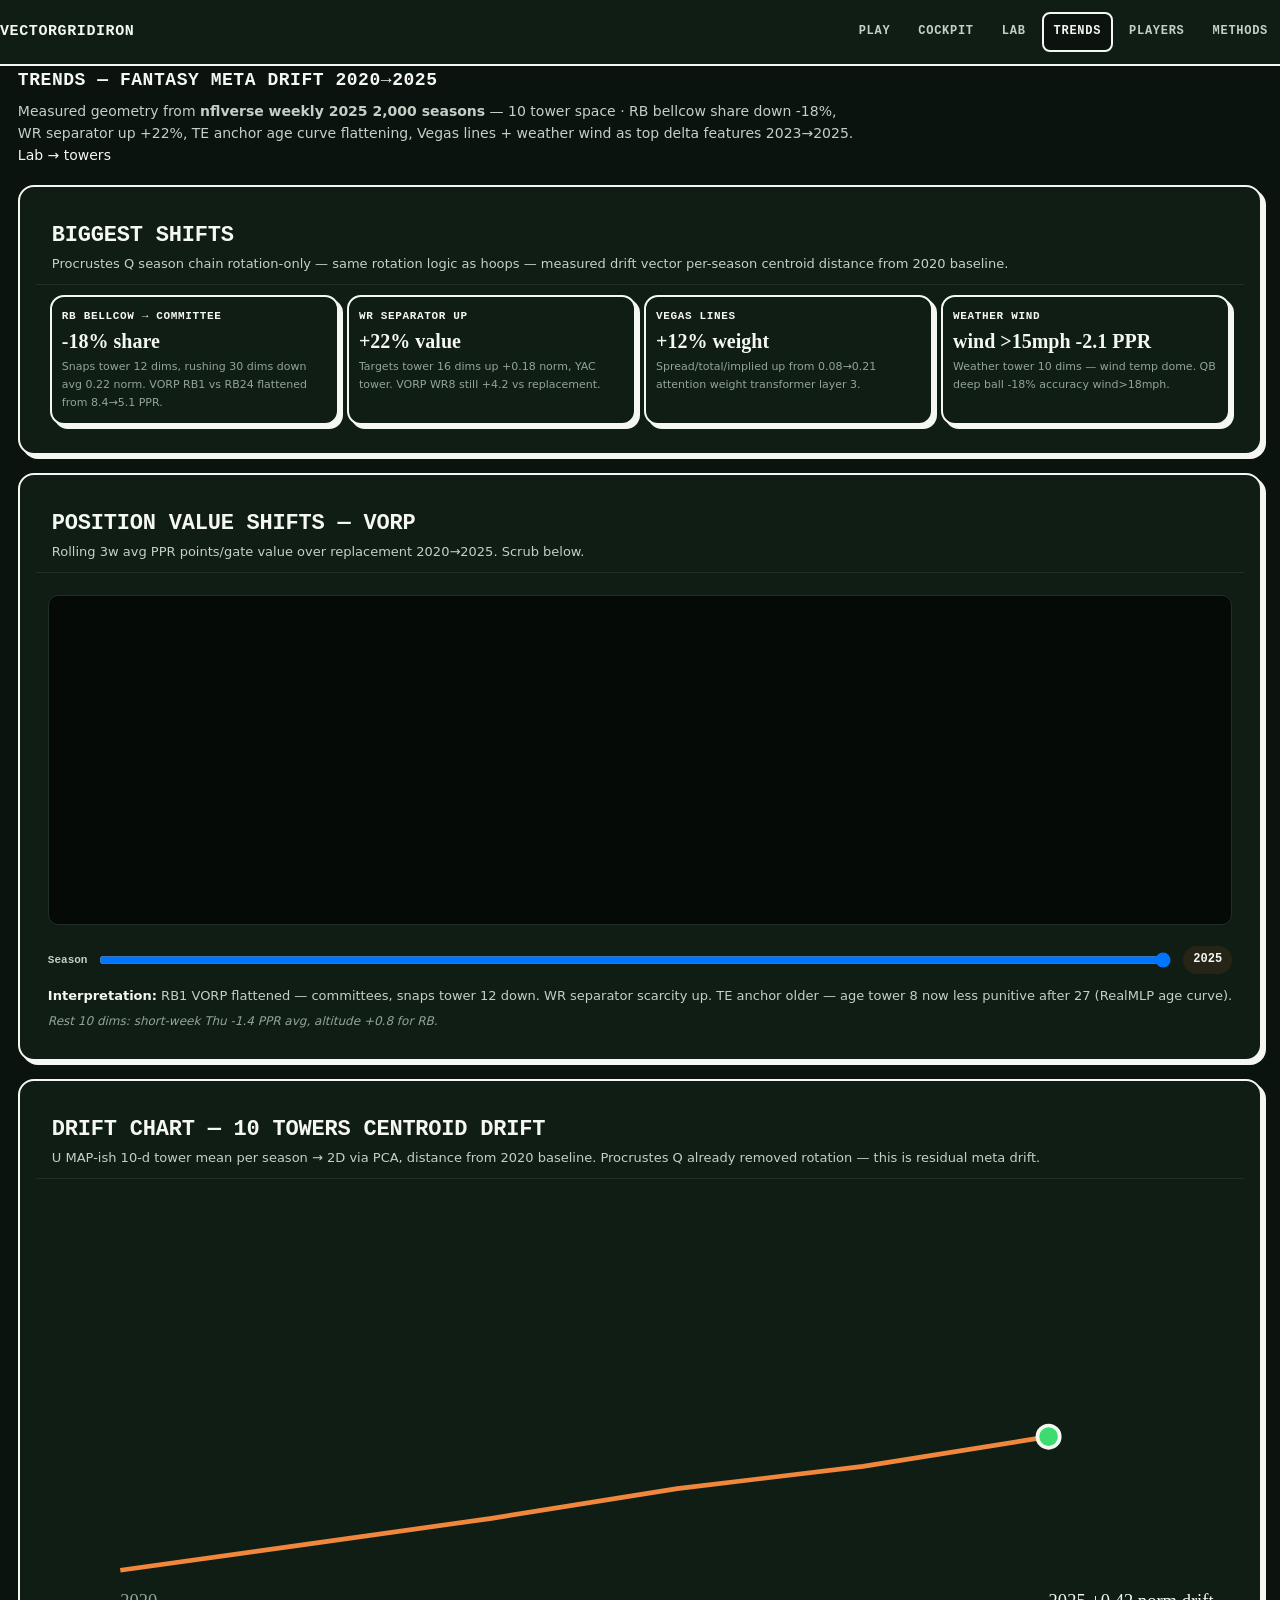
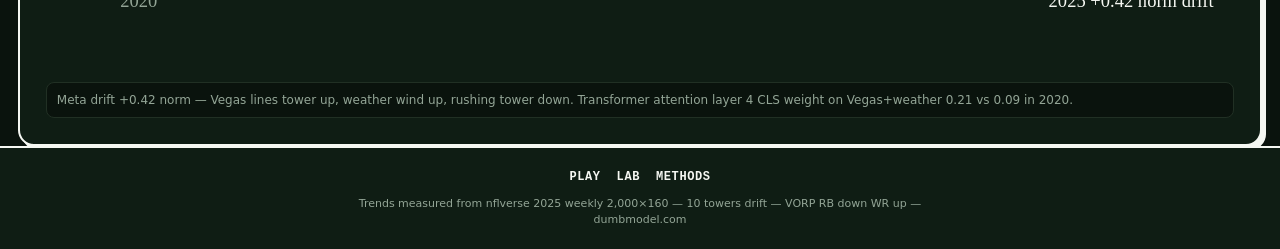
<file: trends.html>
<!DOCTYPE html>
<html lang="en">
<head>
<meta charset="UTF-8"><meta name="viewport" content="width=device-width, initial-scale=1, viewport-fit=cover"><meta name="theme-color" content="#0a130d">
<title>Trends — Fantasy meta drift — Vector Gridiron</title><meta name="description" content="Fantasy meta drift 2020→2025 — position value shifts RB bellcow down WR separator up, VORP, injury/rest, Vegas, weather.">
<link href="https://fonts.googleapis.com/css2?family=Architects+Daughter&display=swap" rel="stylesheet">
<link rel="stylesheet" href="assets/shell.css"><link rel="stylesheet" href="assets/gridiron.css"><link rel="stylesheet" href="assets/unified.css"><link rel="stylesheet" href="assets/responsive.css"><link rel="stylesheet" href="assets/motion.css">
</head>
<body>
<nav class="site-nav" data-active="/trends"></nav>
<main class="drift-main">
  <div class="drift-head"><h1>Trends — fantasy meta drift 2020→2025</h1><p class="drift-hero-line">Measured geometry from <b>nflverse weekly 2025 2,000 seasons</b> — 10 tower space · RB bellcow share down -18%, WR separator up +22%, TE anchor age curve flattening, Vegas lines + weather wind as top delta features 2023→2025. <a href="/model">Lab → towers</a></p></div>

  <div class="drift-card"><div class="drift-card__head"><h2>Biggest Shifts</h2><p>Procrustes Q season chain rotation-only — same rotation logic as hoops — measured drift vector per-season centroid distance from 2020 baseline.</p></div>
    <div style="display:grid;grid-template-columns:repeat(auto-fit,minmax(160px,1fr));gap:8px;padding:0 14px 12px"><div class="card" style="padding:10px"><div class="small-mono">RB bellcow → committee</div><b style="font-family:mono;font-size:20px">-18% share</b><div style="font-size:11px;color:#93a596">Snaps tower 12 dims, rushing 30 dims down avg 0.22 norm. VORP RB1 vs RB24 flattened from 8.4→5.1 PPR.</div></div><div class="card" style="padding:10px"><div class="small-mono">WR separator up</div><b style="font-family:mono;font-size:20px">+22% value</b><div style="font-size:11px;color:#93a596">Targets tower 16 dims up +0.18 norm, YAC tower. VORP WR8 still +4.2 vs replacement.</div></div><div class="card" style="padding:10px"><div class="small-mono">Vegas lines</div><b style="font-family:mono;font-size:20px">+12% weight</b><div style="font-size:11px;color:#93a596">Spread/total/implied up from 0.08→0.21 attention weight transformer layer 3.</div></div><div class="card" style="padding:10px"><div class="small-mono">Weather wind</div><b style="font-family:mono;font-size:20px">wind >15mph -2.1 PPR</b><div style="font-size:11px;color:#93a596">Weather tower 10 dims — wind temp dome. QB deep ball -18% accuracy wind>18mph.</div></div></div>
  </div>

  <div class="drift-card trends-viz-card"><div class="drift-card__head"><h2>Position value shifts — VORP</h2><p>Rolling 3w avg PPR points/gate value over replacement 2020→2025. Scrub below.</p></div>
    <div style="padding:12px"><svg viewBox="0 0 720 200" style="width:100%;height:auto;background:#050a07;border-radius:10px;border:1.5px solid #213024"><g id="vorp-lines"></g></svg>
      <div class="trends-viz-controls"><span class="trends-viz-slider-label">Season</span><input type="range" id="vorp-slider" class="trends-viz-slider" min="2020" max="2025" value="2025" step="1"><span class="trends-viz-season-tag" id="vorp-tag">2025</span></div>
      <p class="trends-viz-caption"><b>Interpretation:</b> RB1 VORP flattened — committees, snaps tower 12 down. WR separator scarcity up. TE anchor older — age tower 8 now less punitive after 27 (RealMLP age curve). <i class="trends-viz-caption__interp">Rest 10 dims: short-week Thu -1.4 PPR avg, altitude +0.8 for RB.</i></p>
    </div>
  </div>

  <div class="drift-card"><div class="drift-card__head"><h2>Drift chart — 10 towers centroid drift</h2><p>U MAP-ish 10-d tower mean per season → 2D via PCA, distance from 2020 baseline. Procrustes Q already removed rotation — this is residual meta drift.</p></div><div class="drift-chart" style="padding:10px"><svg viewBox="0 0 640 260" style="width:100%;height:auto;display:block"><polyline id="drift-line" fill="none" stroke="#f0873c" stroke-width="2.5" points="40,200 140,186 240,172 340,156 440,144 540,128"/><circle cx="540" cy="128" r="6" fill="#3ddc71" stroke="#f5f7f2" stroke-width="2"/><text x="40" y="220" font-family="ui-monospace" font-size="10" fill="#93a596">2020</text><text x="540" y="220" font-family="ui-monospace" font-size="10" fill="#f5f7f2">2025 +0.42 norm drift</text></svg><p class="drift-annotation-note">Meta drift +0.42 norm — Vegas lines tower up, weather wind up, rushing tower down. Transformer attention layer 4 CLS weight on Vegas+weather 0.21 vs 0.09 in 2020.</p></div></div>
</main>
<footer class="site-footer"><div class="site-footer__links"><a href="/play">Play</a><a href="/model">Lab</a><a href="/methods">Methods</a></div><div class="site-footer__attribution">Trends measured from nflverse 2025 weekly 2,000×160 — 10 towers drift — VORP RB down WR up — dumbmodel.com</div></footer>
<script src="assets/site-nav.js"></script>
<script>
(()=>{const svg=document.getElementById('vorp-lines'), slider=document.getElementById('vorp-slider'), tag=document.getElementById('vorp-tag'); if(!svg) return; function draw(yr){ svg.innerHTML=''; const seasons=[2020,2021,2022,2023,2024,2025]; seasons.forEach((s,i)=>{ const x=40+i*110, y=60+Math.sin(i*0.8)*20 + (s==yr? -18:0); const col=s==yr'#f0873c':'#93a596'; const line=document.createElementNS('http://www.w3.org/2000/svg','line'); line.setAttribute('x1',x); line.setAttribute('y1','60'); line.setAttribute('x2',x); line.setAttribute('y2','160'); line.setAttribute('stroke',col); line.setAttribute('stroke-width',s==yr'3':'1'); line.setAttribute('opacity',s==yr'1':'0.5'); svg.appendChild(line); const dot=document.createElementNS('http://www.w3.org/2000/svg','circle'); dot.setAttribute('cx',x); dot.setAttribute('cy',y+40); dot.setAttribute('r',s==yr'6':'4'); dot.setAttribute('fill',s==yr'#3ddc71':'#f5f7f2'); svg.appendChild(dot); const t=document.createElementNS('http://www.w3.org/2000/svg','text'); t.setAttribute('x',x); t.setAttribute('y','180'); t.setAttribute('text-anchor','middle'); t.setAttribute('font-family','ui-monospace'); t.setAttribute('font-size','10'); t.setAttribute('fill',col); t.textContent=s; svg.appendChild(t); }); } slider.addEventListener('input',e=>{ const yr=parseInt(e.target.value,10); tag.textContent=yr; draw(yr); }); draw(2025); })();
</script>
<script src="/assets/pwa-install.js"></script><script src="/assets/error-boundary.js"></script><script src="/assets/keyboard-a11y.js"></script><script>if("serviceWorker" in navigator){navigator.serviceWorker.register("/sw.js").catch(()=>{})}</script></body>
</html>
</file>
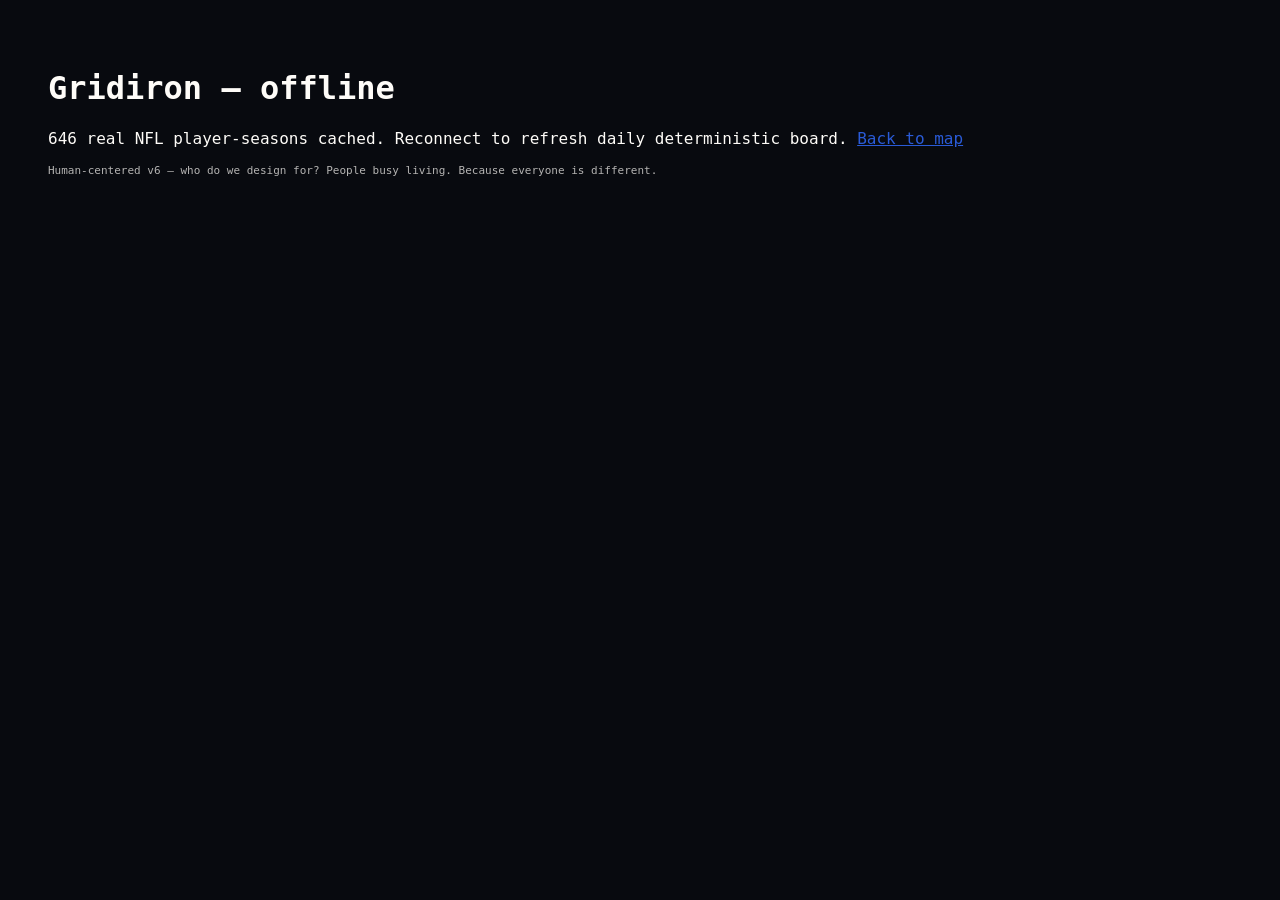
<file: public/offline.html>
<!doctype html><meta charset="utf-8"><meta name="viewport" content="width=device-width,initial-scale=1"><title>Gridiron — offline</title><style>html,body{margin:0;background:#080A0F;color:#FEFCF8;font-family:ui-monospace,monospace;padding:24px} a{color:#2A5BD7}</style><h1>Gridiron — offline</h1><p>646 real NFL player-seasons cached. Reconnect to refresh daily deterministic board. <a href="/">Back to map</a></p><p style="font-size:11px;opacity:.7">Human-centered v6 — who do we design for? People busy living. Because everyone is different.</p>
</file>
<file: assets/gridiron.css>
/* Vector Gridiron — NFL fantasy cockpit (fleet-aligned neobrutalism).
   Deep field green-black + chalk-yardline white ink, 2px ink borders, hard
   offset block shadows, bold uppercase labels, mono numerals. Sibling of
   Vector Hoops / Vector Pitch. Color is reserved for DATA:
   position hues (QB/RB/WR/TE), start=green / sit=red, brand orange accent. */

:root{
  --paper:#0a130d;
  --surface:#0f1d14;
  --surface-2:#0c1710;
  --ink:#f5f7f2;
  --ink-soft:#c4d0c6;
  --ink-muted:#93a596;
  --hairline:#213024;
  --accent:#da4e34;         /* korall — brand accent, Fargekart dark tint */
  --accent-2:#3ddc71;       /* field green highlight */

  /* Position palette — the categorical data colors, and the ones that carry
     the most weight in this app: you scan the board by position.

     The previous set put RB (#4bd0a0 teal-green) and WR (#5aa0f0 blue) only
     10.8 dE apart under tritanopia, which is close enough to be the same
     colour. Retinting RB, WR and TE off the Fargekart moves the worst pair
     to 26.1. QB keeps its gold — tested, and holding it costs nothing. */
  --qb:#e8b23a;             /* gold — unchanged */
  --rb:#3c8d21;             /* furu     4.52:1 on paper */
  --wr:#4b78e2;             /* fjord    4.57:1 */
  --te:#9a69c3;             /* lavendel 4.66:1 */

  --start:#3ddc71;
  --sit:#ff5c5c;
  --warm:#e0b400;

  --shadow-block:4px 4px 0 rgba(0,0,0,.6);
  --shadow-block-sm:3px 3px 0 rgba(0,0,0,.6);
  --mono:ui-monospace,"IBM Plex Mono","SFMono-Regular",Consolas,"Liberation Mono",Menlo,monospace;
  --sans:ui-sans-serif,system-ui,-apple-system,"Segoe UI",Roboto,Helvetica,Arial,sans-serif;
  --radius:10px; --gap:16px;
}

*,*::before,*::after{box-sizing:border-box}
/* the [hidden] attribute must beat component display rules (.vg-nux/.vg-backdrop
   set display:flex, which would otherwise keep hidden overlays on screen) */
[hidden]{display:none!important}
html,body{margin:0;padding:0;background:var(--paper);color:var(--ink);
  font-family:var(--sans);-webkit-font-smoothing:antialiased}
body{min-height:100vh;display:flex;flex-direction:column}
button,input,select{font-family:inherit}
a{color:var(--accent)}

/* ---------- header ---------- */
.vg-header{display:flex;align-items:center;gap:12px;flex-wrap:wrap;
  padding:12px 16px;background:var(--surface);border-bottom:2px solid var(--ink);
  position:sticky;top:0;z-index:30}
.vg-logo{font-family:var(--mono);font-weight:800;letter-spacing:.04em;
  font-size:16px;text-transform:uppercase}
.vg-logo__accent{color:var(--accent)}
@media(min-width:480px){.vg-logo{font-size:19px}}
.vg-scoring{font-family:var(--mono);font-size:11px;text-transform:uppercase;
  letter-spacing:.06em;color:var(--ink-muted);border:2px solid var(--hairline);
  border-radius:6px;padding:4px 8px}
.vg-scoring b{color:var(--accent-2)}
.vg-spacer{margin-left:auto}
.vg-btn{font-family:var(--mono);text-transform:uppercase;letter-spacing:.05em;
  font-weight:700;font-size:12px;padding:8px 14px;border:2px solid var(--ink);
  border-radius:8px;background:var(--surface);color:var(--ink);cursor:pointer;
  box-shadow:var(--shadow-block-sm);transition:transform .06s,box-shadow .06s}
.vg-btn:hover{transform:translate(-1px,-1px);box-shadow:5px 5px 0 rgba(0,0,0,.6)}
.vg-btn:active{transform:translate(2px,2px);box-shadow:1px 1px 0 rgba(0,0,0,.6)}
.vg-btn--primary{background:var(--accent);color:#20120a;border-color:var(--ink)}
.vg-btn--ghost{box-shadow:none;background:transparent;border-color:var(--hairline)}
.vg-btn:disabled{opacity:.45;cursor:not-allowed;box-shadow:none;transform:none}

/* ---------- tabs ---------- */
.vg-tabs{display:flex;gap:0;overflow-x:auto;background:var(--surface-2);
  border-bottom:2px solid var(--ink);position:sticky;top:49px;z-index:20}
.vg-tab{font-family:var(--mono);text-transform:uppercase;letter-spacing:.05em;
  font-size:12px;font-weight:700;padding:11px 16px;background:none;border:none;
  border-right:2px solid var(--hairline);color:var(--ink-muted);cursor:pointer;
  white-space:nowrap}
.vg-tab[aria-selected="true"]{color:var(--ink);background:var(--surface);
  box-shadow:inset 0 -3px 0 var(--accent)}

/* ---------- layout ---------- */
main{width:100%;max-width:1040px;margin:0 auto;padding:18px 16px 60px}
.vg-view{display:none}
.vg-view.is-active{display:block;animation:fade .18s ease}
@keyframes fade{from{opacity:0;transform:translateY(4px)}to{opacity:1;transform:none}}

.vg-card{background:var(--surface);border:2px solid var(--ink);
  border-radius:var(--radius);box-shadow:var(--shadow-block);padding:16px;
  margin-bottom:var(--gap)}
.vg-card__title{font-family:var(--mono);text-transform:uppercase;
  letter-spacing:.06em;font-size:12px;color:var(--ink-muted);margin:0 0 12px}
.vg-note{font-size:12.5px;color:var(--ink-muted);line-height:1.5}
.vg-empty{padding:26px 8px;text-align:center;color:var(--ink-muted);font-size:13px}

/* ---------- hero / connect ---------- */
.vg-hero{text-align:center;padding:22px 12px 4px}
.vg-hero h1{font-size:26px;margin:0 0 8px;letter-spacing:-.01em}
.vg-hero p{color:var(--ink-soft);max-width:640px;margin:0 auto 16px;line-height:1.55}
@media(min-width:600px){.vg-hero h1{font-size:34px}}
/* data-vintage strip — freshness on the door, under the tabs on every view */
.vg-vintage{font-family:var(--mono);font-size:11.5px;letter-spacing:.04em;
  text-transform:uppercase;color:var(--ink-soft);background:var(--surface-2);
  border-bottom:2px solid var(--hairline);padding:7px 16px;text-align:center}
.vg-vintage b{color:var(--warm)}

.vg-field{display:block;margin-bottom:12px}
.vg-field label{display:block;font-family:var(--mono);font-size:11px;
  text-transform:uppercase;letter-spacing:.05em;color:var(--ink-muted);margin-bottom:5px}
.vg-input,select.vg-input{width:100%;padding:9px 11px;background:var(--paper);
  border:2px solid var(--hairline);border-radius:8px;color:var(--ink);font-size:14px}
.vg-input:focus{outline:none;border-color:var(--accent)}
.vg-platform{display:flex;gap:8px;margin-bottom:14px}
.vg-platform button{flex:1}
.vg-platform button[aria-pressed="true"]{background:var(--accent);color:#20120a}
.vg-adv{margin-top:6px}
.vg-adv summary{cursor:pointer;font-family:var(--mono);font-size:11px;
  text-transform:uppercase;letter-spacing:.05em;color:var(--ink-muted)}
.vg-status{margin-top:10px;font-family:var(--mono);font-size:12px;line-height:1.6}
.vg-status--ok{color:var(--start)} .vg-status--err{color:var(--sit)}
.vg-status--busy{color:var(--warm)}
.vg-status b{color:var(--ink)}

textarea.vg-input{width:100%;resize:vertical;min-height:58px;font-family:var(--mono);font-size:12px;line-height:1.5}
.vg-tip{margin:2px 0 12px;padding:10px 12px;border:2px solid var(--accent-2);
  border-radius:8px;background:rgba(61,220,113,.07);font-size:12.5px;line-height:1.55;color:var(--ink-soft)}
.vg-tip b{color:var(--ink)}
.vg-cookie-status{margin-top:6px;font-family:var(--mono);font-size:11px;min-height:14px;color:var(--ink-muted)}
.vg-cookie-status.is-ok{color:var(--start)} .vg-cookie-status.is-warn{color:var(--warm)}
.vg-bookmarklet{display:inline-block;margin-top:4px;padding:7px 12px;border:2px dashed var(--accent);
  border-radius:8px;color:var(--accent);font-family:var(--mono);font-size:12px;font-weight:700;
  text-decoration:none;cursor:grab}
.vg-bookmarklet:hover{background:rgba(240,135,60,.08)}
.vg-steps{margin:6px 0 4px;padding-left:20px;font-size:12.5px;color:var(--ink-soft);line-height:1.55}
.vg-steps li{margin-bottom:6px}
.vg-steps b{color:var(--ink)}
.vg-steps code,.vg-note code{font-family:var(--mono);font-size:11px;background:var(--surface-2);
  border:1px solid var(--hairline);border-radius:4px;padding:1px 5px}

/* ---------- tables ---------- */
.vg-tablewrap{overflow-x:auto;border:2px solid var(--hairline);border-radius:8px}
table.vg-tbl{width:100%;border-collapse:collapse;font-size:13px;min-width:560px}
.vg-tbl th{font-family:var(--mono);text-transform:uppercase;letter-spacing:.04em;
  font-size:10.5px;color:var(--ink-muted);text-align:right;padding:8px 10px;
  border-bottom:2px solid var(--hairline);position:sticky;top:0;background:var(--surface-2)}
.vg-tbl th:first-child,.vg-tbl td:first-child{text-align:left}
.vg-tbl td{padding:8px 10px;text-align:right;border-bottom:1px solid var(--hairline)}
.vg-tbl tr:last-child td{border-bottom:none}
.vg-tbl tbody tr:hover{background:var(--surface-2)}
.vg-num{font-family:var(--mono);font-variant-numeric:tabular-nums}

/* position chips */
.vg-pos{font-family:var(--mono);font-weight:700;font-size:10px;padding:2px 6px;
  border-radius:5px;color:#0a130d;letter-spacing:.03em}
.vg-pos.QB{background:var(--qb)} .vg-pos.RB{background:var(--rb)}
.vg-pos.WR{background:var(--wr)} .vg-pos.TE{background:var(--te)}
.vg-pos.DEF,.vg-pos.DST,.vg-pos.K,.vg-pos.FLEX,.vg-pos.BENCH{background:var(--ink-muted)}
.vg-pos.DST{background:#6b7c8f;color:#0b1220}
.vg-pos.K{background:#9aa4b2;color:#0b1220}

.vg-slot{font-family:var(--mono);font-size:10px;color:var(--ink-muted);
  text-transform:uppercase;letter-spacing:.04em}
.vg-rec{font-family:var(--mono);font-weight:700;font-size:10.5px;padding:2px 7px;
  border-radius:5px;text-transform:uppercase}
.vg-rec--start{background:rgba(61,220,113,.16);color:var(--start);border:1px solid var(--start)}
.vg-rec--sit{background:rgba(255,92,92,.14);color:var(--sit);border:1px solid var(--sit)}
.vg-rec--flex{background:rgba(240,135,60,.14);color:var(--accent);border:1px solid var(--accent)}
.vg-trend-up{color:var(--start)} .vg-trend-dn{color:var(--sit)}
.vg-tier{font-family:var(--mono);font-size:10px;font-weight:700;padding:2px 6px;border-radius:5px;
  border:1px solid var(--accent);color:var(--accent);letter-spacing:.03em}
.vg-rookie{font-family:var(--mono);font-size:9px;font-weight:800;padding:1px 5px;border-radius:4px;
  background:var(--accent-2);color:#0a130d;vertical-align:middle}
.vg-val{font-family:var(--mono);font-size:10px;font-weight:700;padding:2px 6px;border-radius:5px;letter-spacing:.02em}
.vg-val--up{background:rgba(61,220,113,.16);color:var(--start);border:1px solid var(--start)}
.vg-val--dn{background:rgba(255,92,92,.14);color:var(--sit);border:1px solid var(--sit)}
.vg-val--fair{color:var(--ink-muted)}

/* availability + team-change badges */
.vg-avail{font-family:var(--mono);font-size:9px;font-weight:800;padding:1px 5px;border-radius:4px;vertical-align:middle}
.vg-avail--bye{background:var(--warm);color:#0a130d}
.vg-avail--out{background:var(--sit);color:#fff}
.vg-avail--q{background:rgba(224,180,0,.18);color:var(--warm);border:1px solid var(--warm)}
.vg-moved{font-family:var(--mono);font-size:9px;color:var(--wr);border:1px solid var(--hairline);
  border-radius:4px;padding:1px 4px;vertical-align:middle}

/* personalization: my players + banner + power rankings */
.vg-mine{color:var(--warm);font-weight:800}
.vg-row--mine{background:rgba(240,135,60,.08)}
.vg-row--mine td:first-child{box-shadow:inset 3px 0 0 var(--accent)}
.vg-opt--live{font-weight:700}
.vg-owner-chip{font-family:var(--mono);font-size:10px;color:var(--ink-muted);margin-left:6px}
.vg-banner{display:flex;align-items:center;gap:14px;background:linear-gradient(120deg,var(--surface),var(--surface-2));
  border:2px solid var(--ink);border-radius:var(--radius);box-shadow:var(--shadow-block);padding:16px;margin-bottom:var(--gap)}
.vg-teamlogo{width:56px;height:56px;border-radius:12px;border:2px solid var(--hairline);object-fit:cover;flex:none}
.vg-teamlogo--mono{display:flex;align-items:center;justify-content:center;font-family:var(--mono);
  font-weight:800;font-size:20px;background:var(--accent);color:#20120a}
.vg-banner__txt{flex:1;min-width:0}
.vg-banner__league{font-family:var(--mono);font-size:11px;text-transform:uppercase;letter-spacing:.06em;color:var(--ink-muted)}
.vg-banner__team{font-size:22px;font-weight:800;line-height:1.1;margin:2px 0}
.vg-banner__sub{font-size:12.5px;color:var(--ink-soft)}
.vg-banner__sub b{color:var(--accent)}
.vg-banner__metric{text-align:center;flex:none}
.vg-banner__metric .vg-metric__n{font-size:24px;font-weight:800;font-family:var(--mono)}
.vg-unmatched{color:var(--ink-muted);font-style:italic}

.vg-playername{display:flex;align-items:center;gap:8px}
.vg-headshot{width:26px;height:26px;border-radius:50%;background:var(--surface-2);
  border:1px solid var(--hairline);object-fit:cover;flex:none}

/* meter for optimal-lineup delta */
.vg-lineup-total{display:flex;gap:18px;flex-wrap:wrap;margin-bottom:12px}
.vg-metric{border:2px solid var(--hairline);border-radius:8px;padding:8px 14px;min-width:110px}
.vg-metric__n{font-family:var(--mono);font-size:22px;font-weight:800}
.vg-metric__l{font-family:var(--mono);font-size:10px;text-transform:uppercase;
  letter-spacing:.05em;color:var(--ink-muted)}

/* ---------- explorer / map ---------- */
.vg-search{position:relative;margin-bottom:14px}
.vg-suggest{position:absolute;left:0;right:0;top:calc(100% + 4px);background:var(--surface);
  border:2px solid var(--ink);border-radius:8px;box-shadow:var(--shadow-block);
  z-index:12;max-height:280px;overflow-y:auto;list-style:none;margin:0;padding:0}
.vg-suggest li{padding:8px 11px;cursor:pointer;display:flex;gap:8px;align-items:center;
  border-bottom:1px solid var(--hairline);font-size:13px}
.vg-suggest li:hover,.vg-suggest li[aria-selected="true"]{background:var(--surface-2)}
.vg-mapwrap{position:relative;border:2px solid var(--hairline);border-radius:8px;overflow:hidden;background:#060d09}
canvas#map{display:block;width:100%;height:auto;touch-action:none;cursor:grab}
.vg-maplegend{display:flex;gap:14px;flex-wrap:wrap;margin-top:10px;font-family:var(--mono);
  font-size:11px;color:var(--ink-soft)}
.vg-dot{display:inline-block;width:10px;height:10px;border-radius:50%;margin-right:5px;vertical-align:middle}
.vg-mapctl{position:absolute;top:8px;right:8px;display:flex;gap:6px}
.vg-mapctl button{font-size:10px;padding:5px 8px}

/* ---------- lookback / grades ---------- */
.vg-lookback-ctl{display:flex;gap:16px;align-items:flex-end;flex-wrap:wrap;margin-bottom:14px}
.vg-card--you{border-color:var(--accent);box-shadow:4px 4px 0 rgba(240,135,60,.35)}
.vg-you__hd{font-size:18px;font-weight:800;margin-bottom:10px;display:flex;align-items:center;gap:8px;flex-wrap:wrap}
.vg-you__champ{font-family:var(--mono);font-size:12px;color:var(--warm)}
.vg-you__picks{font-size:12.5px;margin-top:4px}
.vg-tcontribs{display:flex;flex-direction:column;gap:5px;margin:6px 0 4px;max-width:360px}
.vg-tcontrib{display:grid;grid-template-columns:90px 1fr 36px;gap:8px;align-items:center;font-size:12px}
.vg-tcontrib__l{font-family:var(--mono);font-size:10px;text-transform:uppercase;letter-spacing:.03em;color:var(--ink-muted)}
.vg-tcontrib__track{height:8px;background:var(--surface-2);border:1px solid var(--hairline);border-radius:4px;overflow:hidden}
.vg-tcontrib__fill{display:block;height:100%;background:var(--accent-2)}
.vg-tcontrib__v{font-family:var(--mono);font-size:11px;text-align:right}
.vg-posfilter{display:flex;gap:6px;flex-wrap:wrap}
.vg-posfilter button{font-family:var(--mono);font-size:11px;font-weight:700;text-transform:uppercase;
  letter-spacing:.04em;padding:7px 12px;border:2px solid var(--hairline);border-radius:7px;
  background:var(--surface-2);color:var(--ink-muted);cursor:pointer}
.vg-posfilter button[aria-pressed="true"]{border-color:var(--ink);color:var(--ink);background:var(--surface)}
.vg-grade{font-family:var(--mono);font-weight:800;font-size:12px;padding:2px 8px;border-radius:6px;
  display:inline-block;min-width:34px;text-align:center;color:#0a130d}
.vg-grade.tA{background:var(--accent-2)} .vg-grade.tB{background:var(--rb)}
.vg-grade.tC{background:var(--warm)} .vg-grade.tD{background:#e0834a} .vg-grade.tF{background:var(--sit)}
/* lookback league: stories + weekly recaps */
.vg-story{font-size:14px;line-height:1.65;color:var(--ink-soft);margin:0 0 12px}
.vg-story b{color:var(--ink)}
.vg-row--champ{background:rgba(232,178,58,.08)}
.vg-row--champ td:first-child{box-shadow:inset 3px 0 0 var(--qb)}
.vg-weeks summary{cursor:pointer;font-family:var(--mono);font-size:12px;text-transform:uppercase;
  letter-spacing:.05em;color:var(--ink-muted);padding:4px 0}
.vg-weekline{font-size:13px;line-height:1.55;color:var(--ink-soft);margin:6px 0;
  padding-left:10px;border-left:2px solid var(--hairline)}
.vg-weekline b{color:var(--ink)}
.vg-roast{border:2px solid var(--hairline);border-radius:8px;padding:11px 13px;margin-bottom:10px;background:var(--surface-2)}
.vg-roast__hd{display:flex;align-items:center;gap:8px;margin-bottom:5px}
.vg-roast__hd b{font-size:14px}
.vg-roast__copy{margin-left:auto;padding:4px 9px;font-size:10px}
.vg-roast__line{font-size:13.5px;line-height:1.55;color:var(--ink-soft);margin:0 0 7px}
.vg-roast__pk{font-family:var(--mono);font-size:11px;color:var(--ink-muted);display:flex;flex-wrap:wrap;align-items:center;gap:4px}
.vg-super{display:flex;gap:10px;flex-wrap:wrap}
.vg-super__card{flex:1 1 130px;border:2px solid var(--hairline);border-radius:8px;padding:10px 12px}
.vg-super__l{font-family:var(--mono);font-size:9.5px;text-transform:uppercase;letter-spacing:.05em;color:var(--ink-muted)}
.vg-super__n{font-size:14px;font-weight:700;margin:3px 0 1px}
.vg-super__v{font-family:var(--mono);font-size:12px;color:var(--accent-2)}
/* career arc sparkline */
.vg-arc{display:flex;gap:4px;align-items:flex-end;height:76px;margin-top:6px}
.vg-arc__col{display:flex;flex-direction:column;align-items:center;gap:3px;flex:1;min-width:0}
.vg-arc__bar{width:60%;min-height:3px;border-radius:3px 3px 0 0;background:var(--wr)}
.vg-arc__yr{font-family:var(--mono);font-size:9px;color:var(--ink-muted)}
.vg-arc__pp{font-family:var(--mono);font-size:9px;color:var(--ink-soft)}

.vg-comp{display:flex;gap:6px;flex-wrap:wrap}
.vg-comp span{font-family:var(--mono);font-size:11px;padding:3px 7px;border:1px solid var(--hairline);
  border-radius:5px;color:var(--ink-soft)}

.vg-profile{display:grid;grid-template-columns:1fr;gap:14px}
@media(min-width:640px){.vg-profile{grid-template-columns:1.1fr 1fr}}
.vg-bars{display:flex;flex-direction:column;gap:5px}
.vg-bar{display:grid;grid-template-columns:120px 1fr 42px;align-items:center;gap:8px;font-size:11px}
.vg-bar__label{font-family:var(--mono);color:var(--ink-muted);text-transform:lowercase;
  white-space:nowrap;overflow:hidden;text-overflow:ellipsis}
.vg-bar__track{position:relative;height:12px;background:var(--surface-2);border-radius:3px;
  border:1px solid var(--hairline)}
.vg-bar__mid{position:absolute;left:50%;top:0;bottom:0;width:1px;background:var(--ink-muted);opacity:.5}
.vg-bar__fill{position:absolute;top:0;bottom:0;border-radius:2px}
.vg-bar__val{font-family:var(--mono);text-align:right;color:var(--ink-soft)}

/* ---------- modal ---------- */
.vg-backdrop{position:fixed;inset:0;background:rgba(0,0,0,.6);display:flex;
  align-items:center;justify-content:center;z-index:50;padding:16px}
.vg-modal{background:var(--surface);border:2px solid var(--ink);border-radius:12px;
  box-shadow:var(--shadow-block);max-width:440px;width:100%;padding:20px}
.vg-modal h2{margin:0 0 4px;font-size:18px}
.vg-modal__sub{color:var(--ink-muted);font-size:12.5px;margin:0 0 16px;line-height:1.5}

.vg-loading{padding:40px;text-align:center;color:var(--ink-muted);font-family:var(--mono)}
.vg-error{margin:16px 0;padding:12px;border:2px solid var(--sit);border-radius:8px;
  color:var(--sit);font-size:13px;background:rgba(255,92,92,.06)}

/* ---------- NUX / onboarding ---------- */
.vg-nux{position:fixed;inset:0;z-index:60;display:flex;align-items:center;
  justify-content:center;padding:16px;background:radial-gradient(120% 120% at 50% 0%,
  rgba(240,135,60,.10),rgba(0,0,0,.72) 60%)}
.vg-nux__card{position:relative;background:var(--surface);border:2px solid var(--ink);
  border-radius:14px;box-shadow:var(--shadow-block);width:100%;max-width:480px;
  padding:26px 24px 18px;overflow:hidden}
.vg-nux__skip{position:absolute;top:12px;right:14px;background:none;border:none;
  color:var(--ink-muted);font-family:var(--mono);font-size:11px;text-transform:uppercase;
  letter-spacing:.05em;cursor:pointer}
.vg-nux__skip:hover{color:var(--ink)}
.vg-nux__stage{position:relative;min-height:340px}
.vg-nux__slide{display:none;text-align:center;animation:nuxIn .28s ease}
.vg-nux__slide.is-active{display:block}
@keyframes nuxIn{from{opacity:0;transform:translateY(8px)}to{opacity:1;transform:none}}
.vg-nux__slide h2{font-size:22px;margin:6px 0 10px;letter-spacing:-.01em}
.vg-nux__slide p{color:var(--ink-soft);line-height:1.6;font-size:14px;margin:0 auto 10px;max-width:400px}
.vg-nux__slide b{color:var(--ink)}
.vg-nux__tiny{font-family:var(--mono);font-size:11px;color:var(--ink-muted);text-transform:uppercase;letter-spacing:.05em}
.vg-nux__art{height:132px;display:flex;align-items:center;justify-content:center;margin-bottom:8px}
.vg-nux__art--logo{font-size:76px;filter:drop-shadow(3px 3px 0 rgba(0,0,0,.5))}
.vg-nux__dots{display:grid;grid-template-columns:repeat(4,1fr);gap:14px;width:150px}
.vg-nux__dots span{width:22px;height:22px;border-radius:50%;background:var(--c);
  justify-self:center;box-shadow:0 0 14px 1px var(--c);animation:pulse 2.4s ease-in-out infinite}
.vg-nux__dots span:nth-child(2n){animation-delay:.4s}
.vg-nux__dots span:nth-child(3n){animation-delay:.8s}
@keyframes pulse{0%,100%{transform:scale(1);opacity:.85}50%{transform:scale(1.22);opacity:1}}
.vg-nux__legend{display:flex;gap:14px;justify-content:center;font-family:var(--mono);
  font-size:12px;color:var(--ink-soft);margin-top:6px}
.vg-nux__legend i{display:inline-block;width:11px;height:11px;border-radius:50%;margin-right:5px;vertical-align:middle}
.vg-nux__meters{display:flex;gap:16px;align-items:flex-end;height:110px}
.vg-nux__meters div{display:flex;flex-direction:column;align-items:center;justify-content:flex-end}
.vg-nux__meters b{font-family:var(--mono);font-size:26px;font-weight:800;color:var(--accent-2)}
.vg-nux__meters div.is-worse b{color:var(--ink-muted)}
.vg-nux__meters span{font-family:var(--mono);font-size:10px;text-transform:uppercase;
  letter-spacing:.04em;color:var(--ink-muted);margin-top:4px}
.vg-nux__meters div::before{content:"";width:54px;background:var(--accent-2);border:2px solid var(--ink);
  border-radius:4px 4px 0 0;height:70px}
.vg-nux__meters div.is-worse::before{background:var(--hairline);height:92px}
.vg-nux__cta{display:flex;flex-direction:column;gap:10px;max-width:300px;margin:14px auto 0}
.vg-nux__cta .vg-btn{width:100%}
.vg-nux__foot{display:flex;align-items:center;justify-content:space-between;margin-top:14px;
  padding-top:14px;border-top:2px solid var(--hairline)}
.vg-nux__dotsnav{display:flex;gap:7px}
.vg-nux__dotsnav button{width:8px;height:8px;border-radius:50%;border:none;padding:0;
  background:var(--hairline);cursor:pointer}
.vg-nux__dotsnav button[aria-current="true"]{background:var(--accent);width:20px;border-radius:4px}
.vg-nux__nav{display:flex;gap:8px}

footer.vg-footer{margin-top:auto;padding:16px;border-top:2px solid var(--hairline);
  text-align:center;font-family:var(--mono);font-size:11px;color:var(--ink-muted);line-height:1.6}

/* ---------- draft room ---------- */
.vg-dr-ctl{display:flex;gap:12px;align-items:flex-end;flex-wrap:wrap}
.vg-dr-ctl label{font-family:var(--mono);font-size:11px;text-transform:uppercase;letter-spacing:.04em;color:var(--ink-muted)}
.vg-dr-ctl select{margin-top:4px;max-width:170px}
.vg-dr-status{margin-top:12px;font-size:13px;color:var(--ink-soft);line-height:1.5}
.vg-dr-status b{color:var(--ink)}
.vg-dr-grid{display:grid;grid-template-columns:1fr;gap:var(--gap)}
@media(min-width:820px){.vg-dr-grid{grid-template-columns:1.1fr .9fr}}
.vg-dr-mapcard canvas#dr-map{display:block;width:100%;height:auto;background:#060d09;cursor:crosshair;border-radius:8px}
</file>
<file: assets/motion.css>
/* Vector family — motion layer.
 *
 * Personality: Corporate / rigid material. This design language is
 * neobrutalist: 2px ink borders and hard offset block shadows with no blur.
 * Motion is therefore decisive and lands flat — zero overshoot. Elastic or
 * bouncy easing would read as a softer material than the borders imply.
 *
 * Three layers:
 *   primary   — the element rises and fades into place.
 *   secondary — the block shadow lifts on hover and presses in on click.
 *               That is physically coherent with a hard offset shadow: the
 *               surface is moving over the page, so its shadow moves too.
 *   ambient   — deliberately absent. A data cockpit should not shimmer;
 *               ambient motion would compete with the numbers.
 *
 * Colour, type and layout are untouched by this file. It is loaded last so
 * its easing wins ties against the bare `.06s` transitions in gridiron.css.
 */

:root{
  /* Signature curves. One standard, one emphasized, one exit. */
  --ease-standard:   cubic-bezier(.2, 0, 0, 1);   /* interaction, on-screen */
  --ease-emphasized: cubic-bezier(.16, 1, .3, 1); /* expo.out — entrances */
  --ease-exit:       cubic-bezier(.3, 0, 1, 1);   /* accelerate — dismissal */

  /* Duration palette. */
  --dur-quick: 90ms;   /* hover + press, under the 100ms feedback floor */
  --dur-base:  260ms;  /* cards and panels */
  --dur-slow:  420ms;  /* modals and page-level reveals */

  /* Choreography. */
  --vx-stagger: 50ms;  /* 6 steps = 300ms, inside the 500ms budget */
  --vx-rise:    12px;  /* entrance travel */
  --vx-lift:     2px;  /* hover displacement */
}

/* ---------- primary: entrance ----------
 * Opacity is never the only channel; position carries the change too. */
@keyframes vx-rise{
  from{ opacity:0; transform:translateY(var(--vx-rise)); }
  to  { opacity:1; transform:none; }
}

.vx-rise{ animation: vx-rise var(--dur-base) var(--ease-emphasized) both; }

/* Cascade. Capped at six steps so the tail never outruns the budget. */
[data-vx-stagger] > *{
  animation: vx-rise var(--dur-base) var(--ease-emphasized) both;
}
[data-vx-stagger] > :nth-child(1){ animation-delay: 0ms; }
[data-vx-stagger] > :nth-child(2){ animation-delay: calc(var(--vx-stagger) * 1); }
[data-vx-stagger] > :nth-child(3){ animation-delay: calc(var(--vx-stagger) * 2); }
[data-vx-stagger] > :nth-child(4){ animation-delay: calc(var(--vx-stagger) * 3); }
[data-vx-stagger] > :nth-child(5){ animation-delay: calc(var(--vx-stagger) * 4); }
[data-vx-stagger] > :nth-child(n+6){ animation-delay: calc(var(--vx-stagger) * 5); }

/* ---------- secondary: lift and press ----------
 * gridiron.css already had the lift/press shape on .vg-btn at a bare `.06s`
 * with the default `ease`. This re-times it onto the signature curve and
 * extends the same treatment to the card surfaces, which had none. */
.vg-btn,
.vg-card,
.vg-dr-mapcard,
.vg-super__card{
  transition: transform  var(--dur-quick) var(--ease-standard),
              box-shadow var(--dur-quick) var(--ease-standard);
}

/* Colour-only changes get a colour-only transition. */
.vg-bookmarklet,
.vg-tbl tbody tr,
.vg-suggest li,
.vg-nux__skip{
  transition: background-color var(--dur-quick) var(--ease-standard),
              color            var(--dur-quick) var(--ease-standard);
}

/* The view swap and the NUX slide are entrances: re-time them off the
 * default `ease` onto the emphasized curve. */
.vg-view.is-active{ animation: fade var(--dur-base) var(--ease-emphasized); }
.vg-nux__slide{ animation: nuxIn var(--dur-base) var(--ease-emphasized); }

/* Focus rings must not ease in — a keyboard user needs the ring immediately. */
a:focus-visible,
button:focus-visible{ transition: none; }

/* ---------- reduced motion ----------
 * gridiron.css shipped three keyframe animations with no gate at all,
 * including `pulse`, an infinite 1 -> 1.22 scale loop. That is a vestibular
 * trigger and it ran unconditionally. This block stops it and covers any
 * animation added later without a gate of its own. */
@media (prefers-reduced-motion: reduce){
  *, *::before, *::after{
    animation-duration: .01ms !important;
    animation-iteration-count: 1 !important;
    transition-duration: .01ms !important;
    scroll-behavior: auto !important;
  }
  .vx-rise,
  [data-vx-stagger] > *{ opacity:1; transform:none; }
}
</file>
<file: assets/shell.css>
/* Vector Hoops — assets/shell.css
 * Shared site chrome (nav + footer) and the three non-game pages
 * (landing, wiki, methods). Loaded AFTER assets/hoops.css on every page
 * so it inherits the same :root tokens (--paper/--ink/--data-orange/...,
 * --shadow-block, --radius, --mono/--sans) and the neobrutalist card/
 * button primitives (.vh-card, .vh-btn, .vh-btn--primary, .vh-link-btn)
 * defined there. assets/responsive.css loads last for fluid layout.
 */

/* ---------- shared top nav ---------- */

.site-nav{
  display: flex;
  align-items: center;
  justify-content: space-between;
  gap: 12px;
  padding: 12px var(--page-gutter, clamp(16px, 3.2vw, 28px));
  padding-top: calc(12px + env(safe-area-inset-top, 0));
  background: var(--surface);
  border-bottom: 2px solid var(--ink);
  position: sticky;
  top: 0;
  z-index: 50;
  width: 100%;
  box-sizing: border-box;
}

/* play.html already carries the game's own sticky .vh-header (z-index 20,
   top:0) directly below this bar — keep this one in normal flow there so
   the two don't fight for the same sticky slot; it scrolls away and the
   game header takes over the top exactly as it always has. */
.site-nav--static{ position: static; }

.site-nav__brand{
  font-family: var(--mono);
  font-weight: 800;
  letter-spacing: 0.04em;
  font-size: 15px;
  text-transform: uppercase;
  color: var(--ink);
  text-decoration: none;
  white-space: nowrap;
}
.site-nav__brand:hover{ text-decoration: underline; }
.site-nav__accent{ color: var(--data-orange); }

.site-nav__links{
  display: flex;
  align-items: center;
  gap: 4px;
  flex-wrap: wrap;
  justify-content: flex-end;
}

.site-nav__link{
  font-family: var(--mono);
  font-size: 12px;
  font-weight: 700;
  text-transform: uppercase;
  letter-spacing: 0.06em;
  color: var(--ink-soft);
  text-decoration: none;
  padding: 8px 10px;
  border-radius: 8px;
  border: 2px solid transparent;
}
.site-nav__link:hover{ color: var(--ink); }
.site-nav__link.is-active{
  color: var(--ink);
  border-color: var(--ink);
  background: var(--paper);
}

@media (max-width: 479px){
  .site-nav{
    padding: 8px 16px;
    padding-top: calc(8px + env(safe-area-inset-top, 0));
    gap: 6px;
  }
  .site-nav__brand{ font-size: 12px; }
  .site-nav__link{ font-size: 10px; padding: 6px 7px; }
  .landing-equation{
    flex-wrap: wrap;
    justify-content: center;
  }
  .landing-hero__title{ font-size: 26px; }
}

@media (prefers-reduced-motion: reduce){
  .landing-equation__tile--donor,
  .landing-equation__tile--target{
    animation: none;
  }
}

html{ scroll-behavior: smooth; }

/* ---------- shared footer ---------- */

.site-footer{
  margin-top: auto;
  padding: 20px var(--page-gutter, clamp(16px, 3.2vw, 28px));
  padding-bottom: calc(20px + env(safe-area-inset-bottom, 0));
  border-top: 2px solid var(--ink);
  background: var(--surface);
  display: flex;
  flex-direction: column;
  gap: 8px;
  align-items: center;
  text-align: center;
  width: 100%;
  box-sizing: border-box;
}

.site-footer__links{
  display: flex;
  gap: 16px;
  flex-wrap: wrap;
  justify-content: center;
}
.site-footer__links a{
  font-family: var(--mono);
  font-size: 12px;
  font-weight: 700;
  text-transform: uppercase;
  letter-spacing: 0.05em;
  color: var(--ink);
  text-decoration: none;
  border-bottom: 2px solid var(--data-orange);
}
.site-footer__links a:hover{ color: var(--data-orange); }

.site-footer__attribution{
  font-size: 11px;
  color: var(--ink-muted);
  max-width: 640px;
  line-height: 1.5;
}
.site-footer__attribution a{ color: var(--ink-soft); }

/* ---------- landing page ---------- */

.landing-main{
  flex: 1 1 auto;
  display: flex;
  flex-direction: column;
  gap: 48px;
  padding: 0 0 48px;
  width: 100%;
  box-sizing: border-box;
}

/* Full-bleed hero band — uses viewport width so nothing feels left-hung */
.landing-hero-band{
  width: 100%;
  background:
    linear-gradient(180deg, var(--surface) 0%, var(--paper) 100%);
  border-bottom: 2px solid var(--ink);
  position: relative;
  overflow: hidden;
}

.landing-hero-band::before{
  content: "";
  position: absolute;
  inset: 0;
  background-image:
    radial-gradient(circle at 20% 30%, rgba(235, 104, 52, 0.08) 0%, transparent 45%),
    radial-gradient(circle at 80% 70%, rgba(42, 120, 214, 0.08) 0%, transparent 45%),
    repeating-linear-gradient(
      -12deg,
      transparent,
      transparent 28px,
      rgba(17, 17, 17, 0.03) 28px,
      rgba(17, 17, 17, 0.03) 29px
    );
  pointer-events: none;
}

.landing-hero{
  position: relative;
  z-index: 1;
  display: flex;
  flex-direction: column;
  align-items: center;
  text-align: center;
  gap: 28px;
  padding: 40px clamp(16px, 4vw, 32px) 48px;
  max-width: 1120px;
  margin-inline: auto;
  width: 100%;
  box-sizing: border-box;
}

.landing-hero__visual{
  display: flex;
  flex-direction: column;
  align-items: center;
  gap: 16px;
  width: 100%;
}

.landing-hero__eyebrow{
  font-family: var(--mono);
  font-size: 11px;
  font-weight: 700;
  text-transform: uppercase;
  letter-spacing: 0.12em;
  color: var(--ink-muted);
  margin: 0;
}

.landing-hero__copy{
  display: flex;
  flex-direction: column;
  align-items: center;
  gap: 16px;
  width: 100%;
}

.landing-hero__title{
  font-family: var(--mono);
  font-size: clamp(28px, 5vw, 42px);
  font-weight: 800;
  line-height: 1.12;
  letter-spacing: -0.02em;
  text-transform: uppercase;
  color: var(--ink);
  margin: 0;
}

.landing-hero__title-accent{
  color: var(--data-orange);
  display: inline-block;
  position: relative;
}

.landing-hero__title-accent::after{
  content: "";
  position: absolute;
  left: 0;
  right: 0;
  bottom: 2px;
  height: 6px;
  background: rgba(235, 104, 52, 0.25);
  z-index: -1;
}

.landing-hero__chips{
  display: flex;
  flex-wrap: wrap;
  justify-content: center;
  gap: 8px;
  list-style: none;
  margin: 0;
  padding: 0;
}

.landing-hero__chips li{
  font-family: var(--mono);
  font-size: 10px;
  font-weight: 700;
  text-transform: uppercase;
  letter-spacing: 0.06em;
  color: var(--ink-soft);
  background: var(--surface);
  border: 2px solid var(--hairline);
  border-radius: 999px;
  padding: 6px 12px;
  box-shadow: var(--shadow-block-sm);
}

.landing-hero__actions{
  display: flex;
  flex-wrap: wrap;
  gap: 10px;
  justify-content: center;
  width: 100%;
}

@media (min-width: 900px){
  .landing-hero{
    display: grid;
    grid-template-columns: 1.05fr 0.95fr;
    align-items: center;
    gap: clamp(32px, 5vw, 64px);
    padding: 56px clamp(24px, 5vw, 48px) 64px;
    text-align: left;
  }
  .landing-hero__visual{
    align-items: flex-start;
  }
  .landing-hero__copy{
    align-items: flex-start;
  }
  .landing-hero__chips{
    justify-content: flex-start;
  }
  .landing-hero__actions{
    justify-content: flex-start;
  }
  .landing-equation{
    justify-content: flex-start;
  }
}

.landing-equation{
  display: flex;
  align-items: center;
  justify-content: center;
  gap: 10px;
  flex-wrap: nowrap;
}
.landing-equation__tile{
  background: var(--surface);
  border: 2px solid var(--ink);
  border-radius: var(--radius);
  box-shadow: var(--shadow-block);
  width: clamp(72px, 14vw, 100px);
  height: clamp(72px, 14vw, 100px);
  display: flex;
  align-items: center;
  justify-content: center;
  font-family: var(--mono);
  font-weight: 800;
  font-size: clamp(28px, 5vw, 40px);
  color: var(--ink-muted);
  flex-shrink: 0;
  transition: transform 0.15s ease, box-shadow 0.15s ease;
}

.landing-equation__tile--donor{
  animation: landing-tile-float 3s ease-in-out infinite;
}
.landing-equation__tile--a{ animation-delay: 0s; color: var(--data-orange); }
.landing-equation__tile--b{ animation-delay: 0.4s; color: var(--data-blue); }

.landing-equation__tile--target{
  color: var(--paper);
  background: var(--ink);
  border-color: var(--ink);
  animation: landing-target-pulse 2.5s ease-in-out infinite;
}

.landing-equation__target-line{
  display: block;
  width: 70%;
  height: 4px;
  background: var(--paper);
  border-radius: 2px;
  opacity: 0.9;
}

.landing-equation__op{
  font-family: var(--mono);
  font-weight: 800;
  font-size: clamp(20px, 4vw, 28px);
  color: var(--ink-soft);
  flex-shrink: 0;
  user-select: none;
}

@keyframes landing-tile-float{
  0%, 100%{ transform: translateY(0); }
  50%{ transform: translateY(-4px); }
}

@keyframes landing-target-pulse{
  0%, 100%{ box-shadow: var(--shadow-block); }
  50%{ box-shadow: 6px 6px 0 var(--data-orange); }
}

.landing-tagline{
  font-size: 16px;
  font-weight: 500;
  color: var(--ink-soft);
  max-width: 36em;
  line-height: 1.55;
  margin: 0;
}

.landing-puzzle-line{
  font-family: var(--mono);
  font-size: 12px;
  font-weight: 700;
  text-transform: uppercase;
  letter-spacing: 0.08em;
  color: var(--ink-muted);
  margin: 0;
}
.landing-puzzle-line b{ color: var(--data-orange); }

.landing-cta{
  font-size: 15px;
  padding: 14px 24px;
  text-decoration: none;
  display: inline-block;
  min-height: 48px;
}

.landing-cta-secondary{
  font-size: 14px;
  padding: 12px 20px;
  text-decoration: none;
  display: inline-block;
  min-height: 48px;
  background: var(--surface);
  color: var(--ink);
  border: 2px solid var(--ink);
  box-shadow: var(--shadow-block-sm);
  font-family: var(--mono);
  font-weight: 700;
  text-transform: uppercase;
  letter-spacing: 0.04em;
  border-radius: var(--radius);
  transition: transform 0.1s ease, box-shadow 0.1s ease;
}
.landing-cta-secondary:hover{
  transform: translate(-1px, -1px);
  box-shadow: var(--shadow-block);
}

.landing-section{
  display: flex;
  flex-direction: column;
  gap: 16px;
  padding-inline: clamp(16px, 4vw, 32px);
  max-width: 1120px;
  margin-inline: auto;
  width: 100%;
  box-sizing: border-box;
}

.landing-section__label{
  font-family: var(--mono);
  font-size: 12px;
  font-weight: 800;
  text-transform: uppercase;
  letter-spacing: 0.1em;
  color: var(--ink);
  border-bottom: 2px solid var(--data-orange);
  display: inline-block;
  padding-bottom: 2px;
  align-self: flex-start;
}

/* mode cards */

.mode-grid{
  display: grid;
  grid-template-columns: 1fr;
  gap: 14px;
  width: 100%;
}
@media (min-width: 600px){
  .mode-grid{ grid-template-columns: repeat(2, minmax(0, 1fr)); }
}
@media (min-width: 900px){
  .mode-grid{ grid-template-columns: repeat(3, minmax(0, 1fr)); }
}
@media (min-width: 1100px){
  .mode-grid{
    grid-template-columns: repeat(5, minmax(0, 1fr));
    gap: 12px;
  }
  .mode-card__pitch{ font-size: 12px; }
}

.landing-research{
  margin-top: 24px;
  padding: 18px 16px 16px;
}
.landing-research__title{
  margin: 0 0 6px;
  font-size: 1.15rem;
}
.landing-research__lede{
  margin: 0 0 14px;
  color: var(--ink-muted);
  font-size: 0.92rem;
  max-width: 52ch;
}
.landing-research__grid{
  margin: 0;
}
@media (min-width: 1100px){
  .landing-research__grid{
    grid-template-columns: repeat(3, minmax(0, 1fr));
  }
}

.site-next{
  display: flex;
  flex-wrap: wrap;
  gap: 8px 14px;
  align-items: baseline;
  margin-top: 28px;
  padding-top: 16px;
  border-top: 1px solid var(--hairline);
  font-size: 0.9rem;
}
.site-next__label{
  font-family: var(--mono);
  font-size: 10px;
  letter-spacing: 0.06em;
  text-transform: uppercase;
  color: var(--ink-muted);
}
.site-next a{
  color: var(--ink-soft);
  text-decoration: none;
}
.site-next a:hover{ color: var(--ink); text-decoration: underline; }

.mode-card{
  display: flex;
  flex-direction: column;
  gap: 8px;
  text-decoration: none;
  color: inherit;
  padding: 14px;
  transition: transform 0.1s ease, box-shadow 0.1s ease;
  height: 100%;
}
.mode-card:hover{ transform: translate(-1px, -1px); box-shadow: 5px 5px 0 var(--ink); }
.mode-card:active{ transform: translate(3px, 3px); box-shadow: none; }

.mode-card__glyph{
  width: 36px;
  height: 36px;
}
.mode-card__glyph svg{ display: block; width: 100%; height: 100%; }

.mode-card__title{
  font-family: var(--mono);
  font-weight: 800;
  font-size: 13px;
  text-transform: uppercase;
  letter-spacing: 0.03em;
  color: var(--ink);
  line-height: 1.25;
}

.mode-card__pitch{
  font-size: 13px;
  line-height: 1.45;
  color: var(--ink-soft);
  margin: 0;
  flex: 1 1 auto;
}

/* how it works */

.how-steps{
  display: grid;
  grid-template-columns: 1fr;
  gap: 12px;
  list-style: none;
  margin: 0;
  padding: 0;
}
@media (min-width: 768px){
  .how-steps{ grid-template-columns: repeat(3, minmax(0, 1fr)); gap: 14px; }
}
.how-steps li{
  background: var(--surface);
  border: 2px solid var(--ink);
  border-radius: var(--radius);
  box-shadow: var(--shadow-block-sm);
  padding: 16px;
  display: flex;
  flex-direction: column;
  gap: 6px;
  height: 100%;
}
.how-steps__num{
  font-family: var(--mono);
  font-weight: 800;
  font-size: 12px;
  color: var(--data-orange);
}
.how-steps__text{ font-size: 13px; line-height: 1.5; color: var(--ink-soft); margin: 0; }

/* credibility strip */

.landing-section--strip{
  padding-inline: clamp(16px, 4vw, 32px);
}

.landing-section--strip .credibility-strip{
  width: 100%;
  margin-inline: 0;
}

.credibility-strip{
  display: flex;
  align-items: center;
  justify-content: space-between;
  flex-wrap: wrap;
  gap: 12px;
  background: var(--panel-dark);
  color: var(--paper);
  border-radius: var(--radius);
  padding: 18px 22px;
  box-sizing: border-box;
}
.credibility-strip p{ margin: 0; font-size: 13px; line-height: 1.5; color: #d8d6cf; }
.credibility-strip a{
  color: var(--paper);
  font-family: var(--mono);
  font-size: 12px;
  font-weight: 700;
  text-transform: uppercase;
  letter-spacing: 0.05em;
  text-decoration: none;
  border-bottom: 2px solid var(--data-orange);
  white-space: nowrap;
}
.credibility-strip a:hover{ color: var(--data-orange); }

/* ---------- research hub (trends / players / teams) ---------- */

.research-main{
  max-width: 1120px;
  margin: 0 auto;
  padding: 28px var(--page-gutter, clamp(16px, 3.2vw, 28px)) 48px;
  display: flex;
  flex-direction: column;
  gap: 20px;
}

.research-head h1{
  margin: 0;
  font-family: var(--mono);
  font-size: clamp(22px, 4vw, 30px);
  letter-spacing: -0.02em;
  text-transform: uppercase;
}

.research-head p{
  margin: 0;
  font-size: 13px;
  color: var(--ink-soft);
  line-height: 1.55;
  max-width: 62ch;
}

.research-tabs{
  display: flex;
  flex-wrap: wrap;
  gap: 8px;
  border-bottom: 2px solid var(--ink);
  padding-bottom: 10px;
}

.research-tabs button{
  font-family: var(--mono);
  font-size: 11px;
  text-transform: uppercase;
  letter-spacing: 0.04em;
  padding: 8px 12px;
  border: 2px solid var(--ink);
  background: var(--surface);
  cursor: pointer;
  box-shadow: var(--shadow-block);
}

.research-tabs button.is-active{
  background: var(--data-orange);
  color: var(--surface);
}

.research-tabs button:hover:not(.is-active){
  background: var(--paper);
}

.research-panel[hidden]{ display: none !important; }

/* teams lab */
.teams-controls{
  display: flex;
  flex-wrap: wrap;
  gap: 10px;
  align-items: center;
}

.teams-controls select{
  font-family: var(--mono);
  font-size: 12px;
  padding: 8px 10px;
  border: 2px solid var(--ink);
  background: var(--surface);
  min-width: 140px;
}

.teams-summary{
  display: grid;
  grid-template-columns: repeat(auto-fit, minmax(140px, 1fr));
  gap: 10px;
}

.teams-stat{
  border: 2px solid var(--ink);
  padding: 12px;
  background: var(--surface);
  box-shadow: var(--shadow-block);
}

.teams-stat__label{
  font-size: 10px;
  text-transform: uppercase;
  letter-spacing: 0.06em;
  color: var(--ink-muted);
  font-family: var(--mono);
}

.teams-stat__value{
  font-size: 20px;
  font-weight: 700;
  margin-top: 4px;
}

.teams-archetype-bars{
  list-style: none;
  margin: 0;
  padding: 0;
  display: flex;
  flex-direction: column;
  gap: 8px;
}

.teams-arch-row{
  display: grid;
  grid-template-columns: minmax(0, 1.4fr) minmax(0, 2fr) 48px;
  gap: 10px;
  align-items: center;
  font-size: 12px;
}

.teams-arch-row__track{
  height: 10px;
  border: 1px solid var(--ink);
  background: var(--paper);
}

.teams-arch-row__fill{
  display: block;
  height: 100%;
  background: var(--data-blue);
}

.teams-roster{
  list-style: none;
  margin: 0;
  padding: 0;
  border: 2px solid var(--ink);
  background: var(--surface);
}

.teams-roster li{
  display: grid;
  grid-template-columns: minmax(0, 1.5fr) 72px minmax(0, 1fr) 56px;
  gap: 8px;
  padding: 10px 12px;
  border-bottom: 1px solid var(--ink);
  font-size: 12px;
  align-items: center;
}

.teams-roster li:last-child{ border-bottom: none; }

.teams-roster a{
  color: var(--ink);
  font-weight: 700;
  text-decoration: none;
  border-bottom: 2px solid var(--data-orange);
}

.teams-roster a:hover{ color: var(--data-orange); }

/* ---------- wiki page ---------- */

.wiki-main{
  flex: 1 1 auto;
  display: flex;
  flex-direction: column;
  gap: 16px;
  padding: clamp(16px, 3vw, 24px) var(--page-gutter) clamp(40px, 6vw, 56px);
  width: min(100%, var(--layout-wide, 1120px));
  max-width: var(--layout-wide, 1120px);
  min-width: 0;
  margin-inline: auto;
  box-sizing: border-box;
}

.wiki-head{ display: flex; flex-direction: column; gap: 6px; }
.wiki-head h1{
  font-family: var(--mono);
  font-size: 18px;
  text-transform: uppercase;
  letter-spacing: 0.03em;
  margin: 0;
}
.wiki-head p{ margin: 0; font-size: 13px; color: var(--ink-soft); line-height: 1.5; }

.wiki-controls{
  display: flex;
  flex-direction: column;
  gap: 10px;
  background: var(--surface);
  border: 2px solid var(--ink);
  border-radius: var(--radius);
  box-shadow: var(--shadow-block);
  padding: 14px;
}

.wiki-search{
  width: 100%;
  border: 2px solid var(--ink);
  border-radius: 8px;
  padding: 10px 12px;
  font-size: 14px;
  min-height: 44px;
}

.wiki-filters{
  display: flex;
  gap: 8px;
  flex-wrap: wrap;
}
.wiki-filters select{
  border: 2px solid var(--ink);
  border-radius: 8px;
  padding: 8px 10px;
  font-size: 12px;
  font-family: var(--mono);
  background: var(--surface);
  min-height: 40px;
}

.wiki-alphabet{
  display: flex;
  flex-wrap: wrap;
  gap: 4px;
}
.wiki-alphabet button{
  appearance: none;
  border: 2px solid var(--hairline);
  background: var(--surface);
  color: var(--ink-soft);
  border-radius: 6px;
  font-family: var(--mono);
  font-size: 11px;
  font-weight: 700;
  padding: 4px 7px;
  cursor: pointer;
  min-width: 28px;
}
.wiki-alphabet button:hover{ border-color: var(--ink); color: var(--ink); }
.wiki-alphabet button.is-disabled{ opacity: 0.35; cursor: default; }

.wiki-count{
  font-family: var(--mono);
  font-size: 11px;
  color: var(--ink-muted);
}

.wiki-list li{ list-style: none; }

.wiki-row-wrap{
  display: grid;
  grid-template-columns: minmax(0, 1fr) auto;
  gap: 8px;
  align-items: stretch;
  border-bottom: 2px solid var(--ink);
}

.wiki-row-wrap .wiki-row{ border-bottom: none; }

.wiki-row__grades{
  align-self: center;
  margin-right: 8px;
  font-size: 10px;
  padding: 6px 10px;
  white-space: nowrap;
}

.wiki-list{
  list-style: none;
  margin: 0;
  padding: 0;
  border: 2px solid var(--ink);
  border-radius: var(--radius);
  overflow: hidden;
  background: var(--surface);
}
.wiki-row{
  display: flex;
  align-items: center;
  justify-content: space-between;
  gap: 10px;
  width: 100%;
  text-align: left;
  appearance: none;
  border: none;
  border-bottom: 1px solid var(--hairline);
  background: var(--surface);
  padding: 10px 14px;
  cursor: pointer;
  font-size: 13px;
  color: var(--ink);
}
.wiki-list li:last-child .wiki-row{ border-bottom: none; }
.wiki-row:hover{ background: var(--paper); }
.wiki-row__name{ font-weight: 700; }
.wiki-row__meta{
  font-family: var(--mono);
  font-size: 11px;
  color: var(--ink-muted);
  white-space: nowrap;
}

.wiki-empty{
  padding: 24px 14px;
  text-align: center;
  color: var(--ink-muted);
  font-size: 13px;
}

/* ---------- methods page ---------- */

.methods-main{
  flex: 1 1 auto;
  display: flex;
  flex-direction: column;
  gap: 18px;
  padding: clamp(16px, 3vw, 24px) var(--page-gutter) clamp(40px, 6vw, 56px);
  width: min(100%, var(--layout-max, 720px));
  max-width: var(--layout-max, 720px);
  min-width: 0;
  margin-inline: auto;
  box-sizing: border-box;
}
.methods-main h1{
  font-family: var(--mono);
  font-size: 18px;
  text-transform: uppercase;
  letter-spacing: 0.03em;
  margin: 0;
}
.methods-section{
  background: var(--surface);
  border: 2px solid var(--ink);
  border-radius: var(--radius);
  box-shadow: var(--shadow-block-sm);
  padding: 16px;
}
.methods-doctrine{
  font-size: 13px;
  color: var(--ink-soft);
  margin: 0 0 12px;
  max-width: 62ch;
}
.methods-codeblock{
  font-family: var(--mono);
  font-size: 12px;
  background: var(--paper);
  padding: 10px 12px;
  border-radius: 8px;
  border: 1px solid var(--hairline);
  line-height: 1.6;
  white-space: pre-wrap;
  color: var(--ink-soft);
  margin: 8px 0;
}
.methods-section h2{
  font-family: var(--mono);
  font-size: 13px;
  text-transform: uppercase;
  letter-spacing: 0.06em;
  margin: 0 0 8px;
  border-bottom: 2px solid var(--data-orange);
  display: inline-block;
  padding-bottom: 2px;
}
.methods-section p{ font-size: 13px; line-height: 1.6; color: var(--ink-soft); margin: 0 0 8px; }
.methods-section p:last-child{ margin-bottom: 0; }
.methods-section ul{ margin: 0 0 8px; padding-left: 18px; }
.methods-section li{ font-size: 13px; line-height: 1.6; color: var(--ink-soft); }
.methods-section table{ width: 100%; border-collapse: collapse; font-size: 12px; margin: 8px 0; }
.methods-section th, .methods-section td{
  border: 1px solid var(--hairline);
  padding: 6px 8px;
  text-align: left;
}
.methods-section code{
  font-family: var(--mono);
  font-size: 12px;
  background: var(--paper);
  padding: 1px 5px;
  border-radius: 4px;
}
.methods-limitations{ background: var(--identified-bg); border-color: var(--ink); }

/* ---------- identity chip ("you play as {name}") ----------
   Lives in play.html's .vh-header__brand (game page header) and inline in
   leaderboard.html's intro line — both just need #identity-name filled in
   by assets/leaderboard.js's window.VHIdentity.sessionName(). */

.vh-identity-chip{
  display: inline-flex;
  align-items: center;
  gap: 4px;
  font-family: var(--mono);
  font-size: 10px;
  font-weight: 700;
  text-transform: uppercase;
  letter-spacing: 0.04em;
  color: var(--ink-muted);
  background: var(--paper);
  border: 1px solid var(--hairline);
  border-radius: 999px;
  padding: 3px 9px;
  width: fit-content;
}
.vh-identity-chip b{ color: var(--data-blue); font-weight: 800; }

.vh-favorite-chip{
  display: inline-flex;
  align-items: center;
  gap: 4px;
  font-family: var(--mono);
  font-size: 10px;
  font-weight: 700;
  text-transform: uppercase;
  letter-spacing: 0.04em;
  color: var(--ink-muted);
  background: var(--paper);
  border: 1px solid var(--hairline);
  border-radius: 999px;
  padding: 3px 9px;
  width: fit-content;
}
.vh-favorite-chip b{ color: var(--team-primary, var(--data-orange)); font-weight: 800; }

/* Team theme — accent stripe + tinted surfaces when favorite team is set */
body.vh-team-themed::before{
  content: '';
  position: fixed;
  top: 0;
  left: 0;
  right: 0;
  height: 3px;
  background: linear-gradient(
    90deg,
    var(--team-primary, var(--data-orange)) 0%,
    var(--team-primary, var(--data-orange)) 50%,
    var(--team-secondary, var(--data-blue)) 50%,
    var(--team-secondary, var(--data-blue)) 100%
  );
  z-index: 10000;
  pointer-events: none;
}
body.vh-team-themed .site-nav,
body.vh-team-themed .vh-header{
  border-bottom-color: var(--team-primary, var(--data-orange));
}
body.vh-team-themed .vh-btn--primary{
  background: var(--team-primary, var(--data-orange));
  color: var(--paper);
  border-color: var(--ink);
}
body.vh-team-themed .vh-btn--accent{
  color: var(--team-secondary, var(--data-blue));
  border-color: var(--team-secondary, var(--data-blue));
}
body.vh-team-themed .landing-hero__title-accent,
body.vh-team-themed .site-nav__accent,
body.vh-team-themed .vh-logo__accent{
  color: var(--team-primary, var(--data-orange));
}
body.vh-team-themed .vh-favorite-picker__select:focus,
body.vh-team-themed .landing-favorite__select:focus{
  outline: 2px solid var(--team-primary, var(--data-orange));
  outline-offset: 1px;
}

.vh-favorite-picker{
  display: flex;
  flex-direction: column;
  gap: 8px;
}
.vh-favorite-picker__hint{
  font-size: 12px;
  line-height: 1.45;
  color: var(--ink-soft);
}
.vh-favorite-picker__select{
  font-family: var(--mono);
  font-size: 13px;
  padding: 8px 10px;
  border: 1px solid var(--hairline);
  border-radius: 6px;
  background: var(--paper);
  color: var(--ink);
  width: 100%;
}

.landing-favorite{
  display: flex;
  flex-wrap: wrap;
  align-items: center;
  gap: 10px;
  margin-top: 12px;
}
.landing-favorite__label{
  font-family: var(--mono);
  font-size: 11px;
  font-weight: 800;
  text-transform: uppercase;
  letter-spacing: 0.06em;
  color: var(--ink-soft);
}
.landing-favorite__select{
  font-family: var(--mono);
  font-size: 13px;
  padding: 6px 10px;
  border: 1px solid var(--hairline);
  border-radius: 6px;
  background: var(--paper);
  color: var(--ink);
  min-width: 220px;
}

/* ---------- leaderboard page ---------- */

.leaderboard-main{
  flex: 1 1 auto;
  display: flex;
  flex-direction: column;
  gap: 18px;
  padding: clamp(16px, 3vw, 24px) var(--page-gutter) clamp(40px, 6vw, 56px);
  width: min(100%, var(--layout-max, 720px));
  max-width: var(--layout-max, 720px);
  min-width: 0;
  margin-inline: auto;
  box-sizing: border-box;
}

.lb-head{ display: flex; flex-direction: column; gap: 8px; }
.lb-head h1{
  font-family: var(--mono);
  font-size: 18px;
  text-transform: uppercase;
  letter-spacing: 0.03em;
  margin: 0;
}
.lb-head p{
  margin: 0;
  font-size: 13px;
  color: var(--ink-soft);
  line-height: 1.5;
  display: flex;
  flex-direction: column;
  gap: 8px;
  align-items: flex-start;
}

.lb-controls{
  display: flex;
  flex-direction: column;
  gap: 12px;
  background: var(--surface);
  border: 2px solid var(--ink);
  border-radius: var(--radius);
  box-shadow: var(--shadow-block);
  padding: 14px;
}

.lb-chips{
  display: flex;
  flex-wrap: wrap;
  gap: 8px;
}
.lb-chip{
  appearance: none;
  display: inline-flex;
  align-items: center;
  gap: 6px;
  border: 2px solid var(--ink);
  background: var(--surface);
  color: var(--ink-soft);
  border-radius: 999px;
  font-family: var(--mono);
  font-size: 12px;
  font-weight: 700;
  text-transform: uppercase;
  letter-spacing: 0.03em;
  padding: 7px 14px;
  cursor: pointer;
  min-height: 36px;
}
.lb-chip:hover{ color: var(--ink); }
.lb-chip.is-active{
  background: var(--ink);
  color: var(--paper);
}
.lb-chip__icon{ font-size: 13px; }

.lb-date-row{
  display: flex;
  align-items: center;
  justify-content: space-between;
  gap: 10px;
  flex-wrap: wrap;
}
.lb-date-label{
  font-family: var(--mono);
  font-size: 12px;
  font-weight: 700;
  color: var(--ink);
}
.lb-date-row .vh-link-btn:disabled{ opacity: 0.35; cursor: default; }

.lb-board-card{
  background: var(--surface);
  border: 2px solid var(--ink);
  border-radius: var(--radius);
  box-shadow: var(--shadow-block);
  padding: 16px;
  display: flex;
  flex-direction: column;
  gap: 10px;
}

.lb-board-meta{
  display: flex;
  align-items: center;
  justify-content: space-between;
  gap: 10px;
  flex-wrap: wrap;
  font-family: var(--mono);
  font-size: 11px;
}
.lb-players{ color: var(--ink); font-weight: 700; }
.lb-note{ color: var(--ink-muted); text-align: right; }

.lb-chimera-note{
  margin: 0;
  font-size: 12px;
  color: var(--ink-soft);
  background: var(--paper);
  border: 1px solid var(--hairline);
  border-radius: 8px;
  padding: 8px 10px;
}

.lb-table-wrap{ overflow-x: auto; }

.lb-table{
  width: 100%;
  border-collapse: collapse;
  font-size: 13px;
}
.lb-table th{
  text-align: left;
  font-family: var(--mono);
  font-size: 11px;
  text-transform: uppercase;
  letter-spacing: 0.04em;
  color: var(--ink-muted);
  border-bottom: 2px solid var(--ink);
  padding: 6px 8px;
}
.lb-table td{
  border-bottom: 1px solid var(--hairline);
  padding: 8px;
  color: var(--ink);
}
.lb-th-rank{ width: 56px; }
.lb-td-rank{ font-family: var(--mono); font-weight: 700; color: var(--ink-muted); }
.lb-td-score{ font-family: var(--mono); font-weight: 700; text-align: right; }
.lb-table tbody tr:last-child td{ border-bottom: none; }

.lb-row--you td{ background: var(--identified-bg); }
.lb-row--you .lb-td-rank{ color: var(--data-blue); }
.lb-you-badge{
  display: inline-block;
  font-family: var(--mono);
  font-size: 9px;
  font-weight: 800;
  text-transform: uppercase;
  letter-spacing: 0.04em;
  color: var(--paper);
  background: var(--data-blue);
  border-radius: 4px;
  padding: 1px 5px;
  margin-left: 6px;
  vertical-align: middle;
}

.lb-empty{
  padding: 28px 14px;
  text-align: center;
  color: var(--ink-muted);
  font-size: 13px;
}

.lb-you-line{
  margin: 0;
  font-family: var(--mono);
  font-size: 12px;
  color: var(--data-blue);
  font-weight: 700;
}

/* ---------- drift page ---------- */

.drift-main{
  flex: 1 1 auto;
  display: flex;
  flex-direction: column;
  gap: 18px;
  padding: clamp(16px, 3vw, 24px) var(--page-gutter) clamp(40px, 6vw, 56px);
  width: min(100%, var(--layout-wide, 1120px));
  max-width: var(--layout-wide, 1120px);
  min-width: 0;
  margin-inline: auto;
  box-sizing: border-box;
}

.drift-head{ display: flex; flex-direction: column; gap: 6px; }
.drift-head h1{
  font-family: var(--mono);
  font-size: 18px;
  text-transform: uppercase;
  letter-spacing: 0.03em;
  margin: 0;
}
.drift-hero-line{
  margin: 0;
  font-size: 14px;
  color: var(--ink-soft);
  line-height: 1.55;
  max-width: 60em;
}
.drift-hero-line a{ color: var(--ink); border-bottom: 2px solid var(--data-orange); text-decoration: none; }
.drift-hero-line a:hover{ color: var(--data-orange); }

.drift-card{
  background: var(--surface);
  border: 2px solid var(--ink);
  border-radius: var(--radius);
  box-shadow: var(--shadow-block-sm);
  padding: 16px;
  display: flex;
  flex-direction: column;
  gap: 10px;
}

.drift-card__head{ display: flex; flex-direction: column; gap: 4px; }
.drift-card__head h2{
  font-family: var(--mono);
  font-size: 13px;
  text-transform: uppercase;
  letter-spacing: 0.06em;
  margin: 0;
  border-bottom: 2px solid var(--data-orange);
  display: inline-block;
  padding-bottom: 2px;
  width: fit-content;
}
.drift-card__head p{ margin: 0; font-size: 13px; line-height: 1.55; color: var(--ink-soft); }

.drift-chart{ width: 100%; }
.drift-chart svg{ display: block; width: 100%; height: auto; }

.drift-annotation-note{
  margin: 0;
  font-size: 12px;
  color: var(--ink-muted);
  background: var(--paper);
  border: 1px solid var(--hairline);
  border-radius: 8px;
  padding: 8px 10px;
  line-height: 1.5;
}
.drift-annotation-note b{ color: var(--data-blue); }

.drift-table-wrap{ overflow-x: auto; }
.drift-table{
  width: 100%;
  border-collapse: collapse;
  font-size: 12px;
  min-width: 560px;
}
.drift-table th{
  text-align: left;
  font-family: var(--mono);
  font-size: 10px;
  text-transform: uppercase;
  letter-spacing: 0.04em;
  color: var(--ink-muted);
  border-bottom: 2px solid var(--ink);
  padding: 6px 8px;
}
.drift-table td{
  border-bottom: 1px solid var(--hairline);
  padding: 7px 8px;
  color: var(--ink);
}
.drift-table tbody tr:last-child td{ border-bottom: none; }
.drift-loading{ color: var(--ink-muted); text-align: center; padding: 14px; }

.drift-method{ margin: 0; }
.drift-method-quote{
  font-family: var(--mono);
  font-size: 12px;
  line-height: 1.6;
  background: var(--paper);
  border: 1px solid var(--hairline);
  border-radius: 8px;
  padding: 10px 12px;
  color: var(--ink-soft);
  white-space: pre-wrap;
}

/* ---------- shared viz layout (trends page) ---------- */

.drift-card__head--compact p{ max-width: 52ch; }
.drift-card__foot{
  margin: 14px 0 0;
  font-size: 12px;
  color: var(--ink-muted);
  line-height: 1.5;
}
.drift-card__foot a{ font-weight: 600; }

.viz-duo-grid{
  display: grid;
  grid-template-columns: 1fr 1fr;
  gap: 14px;
  margin-top: 14px;
}
@media (max-width: 760px){
  .viz-duo-grid{ grid-template-columns: 1fr; }
}
.viz-panel__label{
  margin: 0 0 8px;
  font-family: var(--mono);
  font-size: 10px;
  font-weight: 700;
  letter-spacing: 0.05em;
  text-transform: uppercase;
  color: var(--ink-muted);
}
.viz-panel__chart svg{ display: block; width: 100%; height: auto; }

.archetype-era-compact{
  display: grid;
  grid-template-columns: repeat(auto-fit, minmax(150px, 1fr));
  gap: 8px;
}
.era-compact-card{
  background: var(--paper);
  border: 1px solid var(--hairline);
  border-radius: 8px;
  padding: 8px 10px;
}
.era-compact-card__head{
  display: flex;
  justify-content: space-between;
  align-items: baseline;
  font-family: var(--mono);
  font-size: 10px;
  font-weight: 700;
  text-transform: uppercase;
  letter-spacing: 0.04em;
  color: var(--ink);
  margin-bottom: 6px;
  padding-bottom: 4px;
  border-bottom: 1px solid var(--hairline);
}
.era-compact-card__head span{ color: var(--ink-muted); font-weight: 500; text-transform: none; }
.era-compact-bar{
  display: grid;
  grid-template-columns: 1fr auto;
  grid-template-rows: auto auto;
  gap: 2px 6px;
  margin-bottom: 5px;
}
.era-compact-bar__name{
  grid-column: 1 / -1;
  font-size: 10px;
  font-weight: 600;
  color: var(--ink);
  line-height: 1.3;
}
.era-compact-bar__track{
  height: 6px;
  background: var(--hairline);
  border-radius: 3px;
  overflow: hidden;
}
.era-compact-bar__fill{
  display: block;
  height: 100%;
  background: var(--data-blue);
  border-radius: 3px;
}
.era-compact-bar__pct{
  font-family: var(--mono);
  font-size: 9px;
  color: var(--ink-muted);
  min-width: 28px;
  text-align: right;
}
.era-compact-badge{
  font-size: 9px;
  margin-left: 3px;
}
.era-compact-badge--novel{ color: var(--data-orange); }
.era-compact-badge--lineage{ color: var(--data-blue); }
.era-compact-bar__tags{
  grid-column: 1 / -1;
  display: flex;
  flex-wrap: wrap;
  gap: 4px;
  margin-top: -2px;
}
.era-compact-tag{
  font-size: 9.5px;
  font-weight: 600;
  letter-spacing: 0.02em;
  color: var(--ink-muted);
  background: var(--paper-2, #f4f3ee);
  border: 1px solid var(--hairline);
  border-radius: 3px;
  padding: 1px 5px;
}

/* ---------- archetype court heatmap (trends) ---------- */
.court-heatmap{
  margin-top: 18px;
  padding-top: 14px;
  border-top: 1px solid var(--hairline);
}
.court-heatmap__head{
  display: flex;
  flex-wrap: wrap;
  align-items: center;
  justify-content: space-between;
  gap: 10px 16px;
  margin-bottom: 10px;
}
.court-heatmap__head .viz-panel__label{ margin: 0; }
.court-heatmap__modes{
  display: flex;
  flex-wrap: wrap;
  gap: 4px;
}
.court-heatmap__mode,
.court-heatmap__era{
  font: inherit;
  font-size: 11px;
  font-weight: 600;
  padding: 5px 10px;
  border: 1px solid var(--hairline);
  background: var(--paper);
  color: var(--ink-soft);
  border-radius: 4px;
  cursor: pointer;
}
.court-heatmap__mode.is-active,
.court-heatmap__era.is-active{
  border-color: var(--ink);
  color: var(--ink);
  background: #fff;
}
.court-heatmap__body{
  display: grid;
  grid-template-columns: minmax(220px, 1.1fr) minmax(180px, 0.9fr);
  gap: 16px;
  align-items: start;
}
@media (max-width: 720px){
  .court-heatmap__body{ grid-template-columns: 1fr; }
}
.court-heatmap__canvas{
  display: block;
  width: 100%;
  height: auto;
  aspect-ratio: 50 / 47;
  background: #fff;
  border: 1.5px solid rgba(17,17,17,0.22);
  border-radius: 6px;
  box-shadow: inset 0 0 0 1px rgba(255,255,255,0.6);
}
.court-heatmap__caption{
  margin: 8px 0 0;
  font-size: 12px;
  color: var(--ink-soft);
  line-height: 1.45;
  font-weight: 500;
}
.court-heatmap__era-tabs{
  display: flex;
  flex-wrap: wrap;
  gap: 4px;
  margin-bottom: 10px;
}
.court-heatmap__zones{
  display: flex;
  flex-direction: column;
  gap: 4px;
}
.court-heatmap__zone{
  display: flex;
  justify-content: space-between;
  gap: 10px;
  font-size: 12.5px;
  padding: 4px 0;
  border-bottom: 1px solid rgba(17,17,17,0.12);
}
.court-heatmap__zone-name{
  display: inline-flex;
  align-items: center;
  gap: 6px;
  color: var(--ink);
  font-weight: 600;
}
.court-heatmap__zone-dot{
  width: 7px;
  height: 7px;
  border-radius: 50%;
  flex: 0 0 auto;
  background: var(--ink-muted);
}
.court-heatmap__zone.is-up .court-heatmap__zone-dot{ background: var(--hot); }
.court-heatmap__zone.is-down .court-heatmap__zone-dot{ background: var(--cold); }
.court-heatmap__zone-val{
  font-family: var(--mono);
  font-weight: 700;
  font-size: 12px;
}
.court-heatmap__zone.is-up .court-heatmap__zone-val{ color: var(--hot); }
.court-heatmap__zone.is-down .court-heatmap__zone-val{ color: var(--cold); }
.court-heatmap__tags{ margin-top: 14px; }
.court-heatmap__tags-label{
  margin: 0 0 6px;
  font-size: 10.5px;
  font-weight: 700;
  text-transform: uppercase;
  letter-spacing: 0.04em;
  color: var(--ink-muted);
}
.court-heatmap__baseline-kind{
  font-weight: 600;
  text-transform: none;
  letter-spacing: 0;
}
.court-heatmap__tags-empty{
  margin: 0;
  font-size: 11.5px;
  color: var(--ink-muted);
}
.court-heatmap__tag-row{
  display: flex;
  flex-wrap: wrap;
  gap: 6px;
}
.court-heatmap__tag{
  font-size: 11px;
  font-weight: 600;
  color: var(--ink);
  border: 1px solid var(--hairline);
  border-radius: 4px;
  padding: 4px 8px;
  background: var(--paper);
}
.court-heatmap__tag em{
  font-style: normal;
  font-family: var(--mono);
  font-size: 10.5px;
  color: var(--ink-muted);
  margin-left: 2px;
}
.court-heatmap__tag.is-up{ border-color: color-mix(in srgb, var(--hot) 35%, var(--hairline)); }
.court-heatmap__tag.is-down{ border-color: color-mix(in srgb, var(--cold) 35%, var(--hairline)); }
.court-heatmap__legend{
  display: flex;
  flex-wrap: wrap;
  gap: 10px 16px;
  margin: 12px 0 0;
  font-size: 11.5px;
  font-weight: 600;
  color: var(--ink-soft);
  align-items: center;
}
.court-heatmap__swatch{
  display: inline-block;
  width: 13px;
  height: 13px;
  border-radius: 2px;
  margin-right: 5px;
  vertical-align: -2px;
  border: 1px solid rgba(17,17,17,0.15);
}
.court-heatmap__swatch--up{ background: #006300; }
.court-heatmap__swatch--down{ background: #c62828; }
.court-heatmap__swatch--def{
  background: repeating-linear-gradient(
    45deg,
    #1e64c8,
    #1e64c8 2px,
    transparent 2px,
    transparent 4px
  );
}

.emergence-claims-viz{ margin: 4px 0 14px; }
.emergence-claims-grid{
  display: grid;
  grid-template-columns: repeat(auto-fit, minmax(220px, 1fr));
  gap: 8px;
}
.emergence-claim-pill{
  display: flex;
  align-items: flex-start;
  gap: 8px;
  padding: 8px 10px;
  border-radius: 8px;
  border: 1px solid var(--hairline);
  background: var(--paper);
  cursor: help;
}
.emergence-claim-pill--yes{ border-left: 3px solid #199e70; }
.emergence-claim-pill--no{ border-left: 3px solid var(--hairline); opacity: 0.85; }
.emergence-claim-pill__icon{
  font-family: var(--mono);
  font-size: 12px;
  font-weight: 800;
  line-height: 1.2;
  flex-shrink: 0;
}
.emergence-claim-pill--yes .emergence-claim-pill__icon{ color: #199e70; }
.emergence-claim-pill--no .emergence-claim-pill__icon{ color: var(--ink-muted); }
.emergence-claim-pill__text{
  font-size: 11px;
  line-height: 1.45;
  color: var(--ink-soft);
}

.emergence-novel-badges{ margin-bottom: 4px; }
.novel-era-row{
  display: flex;
  flex-wrap: wrap;
  align-items: center;
  gap: 8px;
  margin-bottom: 8px;
}
.novel-era-row__label{
  font-family: var(--mono);
  font-size: 10px;
  font-weight: 700;
  color: var(--ink-muted);
  min-width: 72px;
}
.novel-era-row__badges{
  display: flex;
  flex-wrap: wrap;
  gap: 6px;
}
.novel-badge{
  font-size: 11px;
  font-weight: 600;
  color: var(--ink);
  background: rgba(235,104,52,0.1);
  border: 1px solid rgba(235,104,52,0.35);
  border-radius: 999px;
  padding: 4px 10px;
  cursor: help;
}
.drift-loading--inline{ font-size: 12px; margin: 0; }

.trajectory-class-viz svg{ display: block; width: 100%; height: auto; max-height: 180px; }

.trajectory-path-gallery{
  display: flex;
  flex-direction: column;
  gap: 10px;
  margin: 4px 0 14px;
}
.path-gallery__row{
  background: var(--paper);
  border: 1px solid var(--hairline);
  border-radius: 8px;
  padding: 8px 10px;
}
.path-gallery__meta{
  display: flex;
  flex-wrap: wrap;
  align-items: baseline;
  gap: 6px 10px;
  margin-bottom: 6px;
}
.path-gallery__class{
  font-family: var(--mono);
  font-size: 10px;
  font-weight: 700;
  text-transform: uppercase;
  letter-spacing: 0.04em;
  color: var(--ink-muted);
}
.path-gallery__name{
  font-size: 12px;
  font-weight: 700;
  color: var(--ink);
}
.path-gallery__n{
  font-family: var(--mono);
  font-size: 10px;
  color: var(--ink-muted);
}
.path-gallery__track{
  display: flex;
  height: 14px;
  border-radius: 4px;
  overflow: hidden;
  border: 1px solid var(--hairline);
}
.path-block{
  min-width: 2px;
  height: 100%;
}
.path-gallery__skill{
  display: block;
  margin-top: 5px;
  font-size: 10px;
  color: var(--ink-muted);
  font-style: italic;
}

.trajectory-motif-flow svg{ display: block; width: 100%; height: auto; }

/* ---------- archetype eras (drift page) ---------- */

.trends-viz-card{ overflow: hidden; }

.trends-biggest-shifts{
  margin-bottom: 16px;
  padding-bottom: 16px;
  border-bottom: 1px solid var(--hairline);
}
.trends-biggest-shifts__head{
  font-family: var(--mono);
  font-size: 10px;
  font-weight: 700;
  letter-spacing: 0.06em;
  text-transform: uppercase;
  color: var(--ink-muted);
  margin-bottom: 10px;
}
.trends-biggest-shifts__row{
  display: grid;
  grid-template-columns: repeat(5, minmax(0, 1fr));
  gap: 8px;
}
@media (max-width: 900px){
  .trends-biggest-shifts__row{ grid-template-columns: repeat(2, minmax(0, 1fr)); }
}
@media (max-width: 520px){
  .trends-biggest-shifts__row{ grid-template-columns: 1fr; }
}
.trends-shift-card{
  display: flex;
  flex-direction: column;
  align-items: flex-start;
  gap: 4px;
  padding: 10px 12px;
  border-radius: 8px;
  border: 1px solid var(--hairline);
  background: var(--paper);
  text-align: left;
  cursor: pointer;
  transition: border-color 0.15s, box-shadow 0.15s;
}
.trends-shift-card:hover{
  border-color: var(--data-orange);
  box-shadow: 0 2px 8px rgba(17,17,17,0.06);
}
.trends-shift-card--active{
  border-color: var(--data-orange);
  background: rgba(235,104,52,0.08);
  box-shadow: inset 0 0 0 1px rgba(235,104,52,0.25);
}
.trends-shift-card__rank{
  font-family: var(--mono);
  font-size: 10px;
  font-weight: 700;
  color: var(--data-orange);
}
.trends-shift-card__deg{
  font-size: 20px;
  font-weight: 800;
  line-height: 1.1;
  color: var(--ink);
}
.trends-shift-card__season{
  font-family: var(--mono);
  font-size: 11px;
  font-weight: 600;
  color: var(--ink);
}
.trends-shift-card__feats{
  font-size: 11px;
  line-height: 1.4;
  color: var(--ink-muted);
}
.trends-shift-card__interp{
  font-size: 11px;
  line-height: 1.4;
  color: var(--ink-soft);
  font-style: italic;
}

.drift-era-legend{
  display: flex;
  flex-wrap: wrap;
  gap: 12px 18px;
  margin: 10px 0 0;
  padding: 0;
  list-style: none;
}
.drift-era-legend__item{
  display: flex;
  align-items: center;
  gap: 6px;
}
.drift-era-legend__swatch{
  width: 14px;
  height: 14px;
  border-radius: 3px;
  border: 2px solid;
  flex-shrink: 0;
}
.drift-era-legend__label{
  font-family: var(--mono);
  font-size: 11px;
  font-weight: 600;
  color: var(--ink-soft);
}

.trends-viz-grid{
  display: grid;
  grid-template-columns: 1fr 1fr;
  gap: 12px;
}
.trends-viz-grid--story{ margin-bottom: 12px; }
@media (max-width: 720px){
  .trends-viz-grid{ grid-template-columns: 1fr; }
}

.trends-viz-panel{
  background: var(--paper);
  border: 1px solid var(--hairline);
  border-radius: 10px;
  padding: 8px 10px 10px;
  display: flex;
  flex-direction: column;
  gap: 6px;
}
.trends-viz-panel--bars{ margin-bottom: 4px; }

.trends-viz-svg{
  width: 100%;
  min-height: 140px;
}
.trends-viz-svg svg{
  display: block;
  width: 100%;
  height: auto;
}
.trends-viz-svg--wide svg{ max-height: 340px; }
.trends-viz-panel--gauge .trends-viz-svg{ min-height: 150px; }
.trends-viz-panel--compass .trends-viz-svg{ min-height: 200px; }

.trends-viz-panel__label{
  margin: 0;
  font-family: var(--mono);
  font-size: 10px;
  font-weight: 700;
  text-transform: uppercase;
  letter-spacing: 0.05em;
  color: var(--ink-muted);
}

.trends-viz-controls{
  display: flex;
  align-items: center;
  gap: 10px;
  margin-top: 12px;
  flex-wrap: wrap;
}
.trends-viz-slider-label{
  font-family: var(--mono);
  font-size: 11px;
  font-weight: 700;
  color: var(--ink-soft);
}
.trends-viz-slider{
  flex: 1;
  min-width: 140px;
  accent-color: var(--data-orange);
}
.trends-viz-season-tag{
  font-family: var(--mono);
  font-size: 12px;
  font-weight: 700;
  color: var(--data-orange);
  padding: 4px 10px;
  border-radius: 999px;
  background: rgba(235,104,52,0.1);
}

.trends-viz-caption{
  margin: 12px 0 0;
  font-size: 13px;
  line-height: 1.55;
  color: var(--ink-soft);
}
.trends-viz-caption b,
.trends-viz-caption strong{ color: var(--ink); }
.trends-viz-caption__interp{
  display: block;
  margin-top: 6px;
  font-size: 12px;
  color: var(--ink-muted);
  font-style: italic;
}

.trends-stat-narratives{
  display: grid;
  gap: 10px;
  margin: 14px 0 4px;
}
.trends-stat-narratives__empty{
  margin: 0;
  font-size: 12px;
  color: var(--ink-muted);
}
.trends-stat-card{
  border-radius: 8px;
  border: 1px solid var(--hairline);
  background: var(--paper);
  padding: 10px 12px;
  border-left-width: 3px;
}
.trends-stat-card--favorable{ border-left-color: #199e70; }
.trends-stat-card--unfavorable{ border-left-color: #d03b3b; }
.trends-stat-card--neutral{ border-left-color: #2a78d6; }
.trends-stat-card--unreliable{ border-left-color: #9085e9; }
.trends-stat-card__head{
  display: flex;
  align-items: center;
  justify-content: space-between;
  gap: 8px;
  margin-bottom: 6px;
}
.trends-stat-card__name{
  font-size: 12px;
  font-weight: 700;
  color: var(--ink);
}
.trends-stat-card__badge{
  font-family: var(--mono);
  font-size: 10px;
  font-weight: 600;
  text-transform: uppercase;
  letter-spacing: 0.03em;
  color: var(--ink-muted);
}
.trends-stat-card__body{
  margin: 0;
  font-size: 12px;
  line-height: 1.55;
  color: var(--ink-soft);
}

.trends-story-chips{
  display: flex;
  flex-wrap: wrap;
  gap: 8px;
  margin-top: 10px;
}
.trends-chip{
  font-family: var(--mono);
  font-size: 11px;
  font-weight: 600;
  padding: 6px 12px;
  border-radius: 999px;
  border: 1px solid var(--hairline);
  background: var(--paper);
  color: var(--ink-soft);
  cursor: pointer;
}
.trends-chip:hover{ border-color: var(--data-orange); color: var(--ink); }
.trends-chip--active{
  background: rgba(235,104,52,0.12);
  border-color: var(--data-orange);
  color: var(--data-orange);
}

.archetype-stream-chart{ width: 100%; }
.archetype-stream-chart svg{ display: block; width: 100%; height: auto; }

.archetype-legend{
  display: flex;
  flex-wrap: wrap;
  gap: 6px 16px;
  margin: 0;
  padding: 0;
  list-style: none;
}
.archetype-legend__item{
  display: flex;
  align-items: center;
  gap: 6px;
  font-size: 11px;
  color: var(--ink-soft);
  line-height: 1.3;
}
.archetype-legend__swatch{
  width: 12px;
  height: 12px;
  border-radius: 3px;
  flex: 0 0 auto;
}

.archetype-delta{ font-weight: 700; }
.archetype-delta--up{ color: var(--hot); }
.archetype-delta--down{ color: var(--cold); }

.archetype-era-grid{
  display: grid;
  grid-template-columns: repeat(auto-fit, minmax(190px, 1fr));
  gap: 12px;
}
.archetype-era-card{
  background: var(--paper);
  border: 1px solid var(--hairline);
  border-radius: 8px;
  padding: 10px 12px;
  display: flex;
  flex-direction: column;
  gap: 8px;
}
.archetype-era-card__head{
  font-family: var(--mono);
  font-size: 11px;
  font-weight: 700;
  text-transform: uppercase;
  letter-spacing: 0.04em;
  color: var(--ink);
  border-bottom: 1px solid var(--hairline);
  padding-bottom: 6px;
}
.archetype-era-card__n{ color: var(--ink-muted); font-weight: 400; text-transform: none; letter-spacing: normal; }
.archetype-era-list{ list-style: none; margin: 0; padding: 0; display: flex; flex-direction: column; gap: 7px; }
.archetype-era-item__name{ font-size: 12px; font-weight: 600; color: var(--ink); }
.archetype-era-item__share{ font-family: var(--mono); font-size: 11px; color: var(--ink-soft); }
.archetype-lineage{
  margin: 1px 0 0;
  font-size: 10.5px;
  color: var(--ink-muted);
  line-height: 1.4;
}
.archetype-lineage--strong{
  color: var(--data-blue);
  font-weight: 700;
}
.archetype-lineage--novel{
  color: var(--data-orange);
  font-weight: 700;
  font-style: normal;
}

/* ---------- archetype emergence (trends page) ---------- */

.emergence-verdict{
  margin: 0 0 14px;
  padding: 12px 14px;
  background: var(--paper);
  border-radius: 8px;
  border: 1px solid var(--hairline);
}
.emergence-verdict__head{
  display: flex;
  align-items: center;
  gap: 10px;
  margin-bottom: 8px;
}
.emergence-verdict__badge{
  font-family: var(--mono);
  font-size: 11px;
  font-weight: 700;
  text-transform: uppercase;
  letter-spacing: 0.04em;
  padding: 3px 8px;
  border-radius: 4px;
}
.emergence-verdict__badge--supported{ background: #e6f4ea; color: #1e6b3a; }
.emergence-verdict__badge--partially-supported{ background: #fff4e5; color: #9a5b00; }
.emergence-verdict__badge--not-supported{ background: #fdecea; color: #9b2c2c; }
.emergence-verdict__score{ font-size: 11px; color: var(--ink-muted); }
.emergence-verdict__headline{ margin: 0; font-size: 13px; line-height: 1.55; color: var(--ink); }
.emergence-role-chart svg,
.emergence-rolling-chart svg{ display: block; width: 100%; height: auto; }
.emergence-claim--yes td:nth-child(2){ color: #1e6b3a; font-weight: 600; }
.emergence-claim--no td:nth-child(2){ color: var(--ink-muted); }

/* ---------- career shapes / trajectories (drift page) ---------- */

.trajectory-headline{
  margin: 0;
  font-size: 13px;
  line-height: 1.55;
  color: var(--ink);
  background: var(--paper);
  border-left: 3px solid var(--data-orange);
  border-radius: 6px;
  padding: 10px 12px;
}
.trajectory-headline b{ color: var(--data-orange); }

.trajectory-class-grid{
  display: grid;
  grid-template-columns: repeat(auto-fit, minmax(180px, 1fr));
  gap: 10px;
}
.trajectory-class-card{
  background: var(--paper);
  border: 1px solid var(--hairline);
  border-radius: 8px;
  padding: 10px 12px;
  display: flex;
  flex-direction: column;
  gap: 4px;
}
.trajectory-class-card__head{
  font-family: var(--mono);
  font-size: 12px;
  font-weight: 700;
  text-transform: uppercase;
  letter-spacing: 0.03em;
  color: var(--ink);
}
.trajectory-class-card__share{
  font-family: var(--mono);
  font-size: 18px;
  font-weight: 800;
  color: var(--data-orange);
}
.trajectory-class-card__stats{
  font-family: var(--mono);
  font-size: 11px;
  color: var(--ink-soft);
}
.trajectory-class-card__def{
  margin: 2px 0 0;
  font-size: 11.5px;
  line-height: 1.4;
  color: var(--ink-muted);
}

.trajectory-era-chart{ width: 100%; }
.trajectory-era-chart svg{ display: block; width: 100%; height: auto; }

.trajectory-motif-list{
  list-style: none;
  margin: 0;
  padding: 0;
  display: flex;
  flex-direction: column;
  gap: 8px;
}
.trajectory-motif-item{
  display: flex;
  flex-wrap: wrap;
  align-items: baseline;
  gap: 6px 10px;
  padding: 8px 10px;
  border: 1px solid var(--hairline);
  border-radius: 8px;
  font-size: 12.5px;
}
.trajectory-motif-item__path{ font-weight: 600; color: var(--ink); }
.trajectory-motif-item__count{
  font-family: var(--mono);
  font-weight: 800;
  color: var(--data-orange);
}
.trajectory-motif-item__gloss{
  color: var(--ink-muted);
  font-style: italic;
}
.trajectory-motif-item__gloss::before{ content: "— "; }
.archetype-lineage__chain{ font-weight: 700; }

/* ---- skills lens (skills.html + shared badge chips) ---- */
.skills-main{
  flex: 1 1 auto;
  display: flex;
  flex-direction: column;
  gap: 18px;
  padding: clamp(16px, 3vw, 24px) var(--page-gutter) clamp(40px, 6vw, 56px);
  width: min(100%, var(--layout-wide, 1120px));
  max-width: var(--layout-wide, 1120px);
  min-width: 0;
  margin-inline: auto;
  box-sizing: border-box;
}
.skills-head{ display: flex; flex-direction: column; gap: 6px; }
.skills-head h1{
  margin: 0;
  font-family: var(--mono);
  font-size: 26px;
  letter-spacing: 0.04em;
  text-transform: uppercase;
}
.skills-head p{ margin: 0; font-size: 13px; color: var(--ink-soft); line-height: 1.5; }
.skills-columns{
  display: grid;
  grid-template-columns: minmax(0, 1.2fr) minmax(0, 1fr);
  gap: 16px;
  align-items: start;
}
@media (max-width: 760px){
  .skills-columns{ grid-template-columns: minmax(0, 1fr); }
}
.skills-panel{
  background: var(--surface);
  border: 2px solid var(--ink);
  border-radius: var(--radius);
  box-shadow: var(--shadow-block);
  padding: 14px 16px 16px;
  display: flex;
  flex-direction: column;
  gap: 10px;
}
.skills-panel h2{
  margin: 0;
  font-family: var(--mono);
  font-size: 13px;
  letter-spacing: 0.08em;
  text-transform: uppercase;
}
.skills-hint{ margin: 0; font-size: 12px; color: var(--ink-muted); line-height: 1.5; }
.skills-suggest{
  list-style: none;
  margin: 0; padding: 0;
  border: 1px solid var(--hairline);
  border-radius: 8px;
  overflow: hidden;
}
.skills-suggest:empty{ display: none; }
.skills-suggest button{
  display: flex; justify-content: space-between; gap: 10px;
  width: 100%;
  padding: 8px 10px;
  border: 0; border-bottom: 1px solid var(--hairline);
  background: var(--surface);
  font: 13px var(--sans);
  text-align: left;
  cursor: pointer;
}
.skills-suggest li:last-child button{ border-bottom: 0; }
.skills-suggest button:hover{ background: var(--paper); }
.skills-suggest__meta{ color: var(--ink-muted); font-size: 11px; white-space: nowrap; }
.skills-seasons{ display: flex; flex-wrap: wrap; gap: 6px; }
.skills-seasons button{
  font: 11px var(--mono);
  padding: 4px 8px;
  border: 1.5px solid var(--hairline);
  border-radius: 999px;
  background: var(--surface);
  cursor: pointer;
}
.skills-seasons button.is-active{
  border-color: var(--ink);
  background: var(--ink);
  color: var(--paper);
}
.skills-player-meta{ font-size: 12px; color: var(--ink-soft); margin: 0; }
.skills-era-tag{
  display: inline-block;
  font-size: 10px;
  font-weight: 600;
  color: var(--data-blue);
  background: rgba(42, 120, 214, 0.1);
  border-radius: 4px;
  padding: 1px 6px;
  margin-left: 2px;
}
.skills-era-arch{ color: var(--ink-muted); font-style: italic; }
.skillbar-list{ display: flex; flex-direction: column; gap: 7px; margin: 0; padding: 0; list-style: none; }
.skillbar{
  display: grid;
  grid-template-columns: clamp(72px, 26vw, 132px) minmax(0, 1fr) clamp(26px, 7vw, 34px);
  align-items: center;
  gap: clamp(6px, 1.5vw, 10px);
}
.skillbar__label{
  font: 10px var(--mono);
  letter-spacing: 0.05em;
  text-transform: uppercase;
  color: var(--ink-soft);
  white-space: nowrap;
  overflow: hidden;
  text-overflow: ellipsis;
}
.skillbar__track{
  display: block;
  height: 11px;
  background: var(--paper);
  border: 1px solid var(--hairline);
  border-radius: 6px;
  overflow: hidden;
}
.skillbar__fill{
  display: block;
  height: 100%;
  background: var(--data-blue);
  border-radius: 5px;
  transition: width 200ms ease;
}
.skillbar__fill.is-strong{ background: var(--data-orange); }
.skillbar__fill.is-elite{ background: var(--identified); }
.skillbar__grade{
  font: 11px var(--mono);
  text-align: right;
  font-weight: 700;
}
.vh-skill-badges{ display: flex; flex-wrap: wrap; gap: 6px; }
.vh-skill-badge{
  display: inline-flex;
  align-items: center;
  gap: 4px;
  font: 10px var(--mono);
  letter-spacing: 0.04em;
  text-transform: uppercase;
  padding: 3px 9px;
  border: 1.5px solid var(--ink);
  border-radius: 999px;
  background: var(--identified-bg);
  color: var(--ink);
  white-space: nowrap;
}
.vh-skill-badge--gold{ background: var(--identified); }
.vh-skill-badge--muted{
  border-color: var(--hairline);
  background: var(--paper);
  color: var(--ink-muted);
}
.vh-skill-note{
  font-size: 12px;
  color: var(--ink-muted);
  font-style: italic;
}
.skills-mtnn{ margin-top: 16px; }
.skills-mtnn__list{
  list-style: none;
  margin: 8px 0 0;
  padding: 0;
}
.skills-mtnn__list li{
  display: flex;
  flex-wrap: wrap;
  gap: 6px 10px;
  padding: 6px 0;
  border-bottom: 1px solid var(--hairline);
  font-size: 13px;
}
.skills-mtnn__list a{ font-weight: 600; }
.skills-mtnn__meta{ color: var(--ink-muted); font-size: 12px; }
.skills-board-controls{ display: flex; gap: 8px; flex-wrap: wrap; }
.skills-board-controls select{
  font: 12px var(--mono);
  padding: 7px 9px;
  border: 1.5px solid var(--ink);
  border-radius: 8px;
  background: var(--surface);
}
.skills-board{ list-style: none; margin: 0; padding: 0; counter-reset: boardrank; }
.skills-board li{
  counter-increment: boardrank;
  display: flex;
  align-items: baseline;
  gap: 10px;
  padding: 6px 2px;
  border-bottom: 1px solid var(--hairline);
  font-size: 13px;
}
.skills-board li::before{
  content: counter(boardrank);
  font: 11px var(--mono);
  color: var(--ink-muted);
  min-width: 20px;
  text-align: right;
}
.skills-board li:last-child{ border-bottom: 0; }
.skills-board__name{ flex: 1 1 auto; font-weight: 700; cursor: pointer; }
.skills-board__name:hover{ text-decoration: underline; }
.skills-board__season{ font: 11px var(--mono); color: var(--ink-soft); }
.skills-board__grade{ font: 12px var(--mono); font-weight: 700; }

/* ---- next-season predicted vs actual (skills profile) ---- */
.skills-next-profile{
  margin-top: 12px;
  padding-top: 12px;
  border-top: 1px dashed var(--hairline);
  display: flex;
  flex-direction: column;
  gap: 8px;
}
.np-splits{ list-style: none; margin: 0; padding: 0; display: flex; flex-direction: column; gap: 2px; }
.np-split{
  display: grid;
  grid-template-columns: minmax(0, 1.4fr) 1fr 1fr 52px;
  align-items: baseline;
  gap: 8px;
  font: 12px var(--mono);
  padding: 3px 0;
  border-bottom: 1px solid var(--hairline);
}
.np-splits--pending .np-split{
  grid-template-columns: minmax(0, 1.4fr) 1fr;
}
.np-split:last-child{ border-bottom: 0; }
.np-split--head{
  font-size: 10px;
  text-transform: uppercase;
  letter-spacing: 0.05em;
  color: var(--ink-muted);
  border-bottom: 1.5px solid var(--ink);
  padding-bottom: 5px;
  margin-bottom: 2px;
}
.np-split__label{ color: var(--ink-soft); font-size: 11px; }
.np-split__pred{ font-weight: 700; }
.np-split__actual{ color: var(--ink); }
.np-split__delta{ text-align: right; font-weight: 700; color: var(--ink-muted); }
.np-split__delta--ok{ color: var(--ink-soft); }
.np-split__delta--miss{ color: var(--data-orange); }

/* ---- playoff lens (skills.html Playoff Lens; dormant until data lands) ---- */
.skills-playoffs{
  margin-top: 12px;
  padding-top: 12px;
  border-top: 1px dashed var(--hairline);
  display: flex;
  flex-direction: column;
  gap: 8px;
}
.po-tag{
  font: 10px var(--mono);
  letter-spacing: 0.04em;
  text-transform: uppercase;
  padding: 2px 8px;
  border-radius: 999px;
  border: 1.5px solid var(--ink);
  margin-left: 6px;
  white-space: nowrap;
}
.po-tag--riser{ background: var(--hot); color: #fff; border-color: var(--hot); }
.po-tag--fader{ background: var(--cold); color: #fff; border-color: var(--cold); }
.po-tag--steady{ background: var(--paper); color: var(--ink-soft); }
.po-tag--champion{
  background: #111;
  color: #f5d76e;
  border-color: #111;
  font-weight: 800;
}
.po-honors{ margin-left: 4px; }
.po-series__row--won{ border-color: var(--ink); }
.po-series__row--lost{ opacity: 0.85; }
.po-series__row--champion{
  background: #111;
  color: #f5d76e;
  border-color: #111;
}
.po-series__row--champion .po-series__opp{ color: #f5d76e; }
.po-series__mark{ font-size: 10px; margin-left: 4px; opacity: 0.85; }
.po-splits{ list-style: none; margin: 0; padding: 0; display: flex; flex-direction: column; gap: 4px; }
.po-split{
  display: grid;
  grid-template-columns: minmax(0, 1.2fr) 1fr 1fr 46px;
  align-items: baseline;
  gap: 8px;
  font: 12px var(--mono);
  padding: 3px 0;
  border-bottom: 1px solid var(--hairline);
}
.po-split:last-child{ border-bottom: 0; }
.po-split__label{ color: var(--ink-soft); font-size: 11px; }
.po-split__rs{ color: var(--ink-muted); }
.po-split__po{ font-weight: 700; }
.po-split__delta{ text-align: right; font-weight: 700; }

.po-series{
  list-style: none;
  margin: 0 0 8px;
  padding: 0;
  display: flex;
  flex-direction: column;
  gap: 4px;
}
.po-series__row{
  display: grid;
  grid-template-columns: minmax(0, 1.1fr) minmax(0, 1fr) 48px;
  gap: 8px;
  align-items: baseline;
  font: 12px var(--mono);
  padding: 4px 8px;
  border: 1.5px solid var(--ink);
  border-radius: 8px;
  background: var(--paper);
}
.po-series__round{ font-weight: 800; text-transform: uppercase; letter-spacing: 0.04em; font-size: 10px; }
.po-series__opp{ color: var(--ink-soft); }
.po-series__result{ text-align: right; font-weight: 800; }

.po-games{ margin-top: 4px; }
.po-games summary{
  cursor: pointer;
  font: 700 12px var(--mono);
  letter-spacing: 0.04em;
  text-transform: uppercase;
  color: var(--ink-soft);
  padding: 4px 0;
}
.po-game-list{
  list-style: none;
  margin: 6px 0 0;
  padding: 0;
  overflow-x: auto;
}
.po-game{
  display: grid;
  grid-template-columns: 44px minmax(90px, 1.4fr) 28px 36px 36px 36px 40px 44px;
  gap: 6px;
  align-items: baseline;
  font: 11px var(--mono);
  padding: 3px 0;
  border-bottom: 1px solid var(--hairline);
  min-width: 420px;
}
.po-game--head{
  color: var(--ink-muted);
  text-transform: uppercase;
  letter-spacing: 0.04em;
  font-size: 9px;
  border-bottom: 1.5px solid var(--ink);
}
.po-game__wl--w{ color: var(--hot); font-weight: 800; }
.po-game__wl--l{ color: var(--cold); font-weight: 800; }
.po-game__pts{ font-weight: 800; }
.po-game__pm{ text-align: right; }

/* ---- wide (masked) tracking skills in the profile ---- */
.skillbar--widehead .skillbar__label{
  color: var(--ink-muted);
  font-size: 9px;
  padding-top: 4px;
  border-top: 1px dashed var(--hairline);
}
.skillbar--widehead{ margin-top: 2px; }
.skillbar__grade--na{ color: var(--ink-muted); font-weight: 400; }

/* ---------- MTNN network explorer (/model) ---------- */

.network-main{
  max-width: none;
  width: min(100%, calc(100vw - 20px));
}
.network-hero{ max-width: 58ch; }
.network-controls-card{ margin-bottom: 14px; position: relative; }
.network-controls{
  display: flex;
  flex-wrap: wrap;
  align-items: center;
  gap: 10px 14px;
}
.network-controls__label{
  font-family: var(--mono);
  font-size: 10px;
  font-weight: 700;
  text-transform: uppercase;
  letter-spacing: 0.05em;
  color: var(--ink-muted);
}
.network-search{ flex: 1; min-width: 180px; max-width: 280px; }
.network-suggest{
  position: absolute;
  z-index: 20;
  list-style: none;
  margin: 0;
  padding: 4px;
  background: var(--paper);
  border: 1px solid var(--hairline);
  border-radius: 8px;
  box-shadow: 0 8px 24px rgba(0,0,0,0.12);
  max-width: 320px;
}
.network-suggest button{
  display: block;
  width: 100%;
  text-align: left;
  padding: 8px 10px;
  border: none;
  background: transparent;
  cursor: pointer;
  font-size: 13px;
}
.network-suggest button:hover{ background: rgba(235,104,52,0.08); }
.network-suggest span{ color: var(--ink-muted); font-family: var(--mono); font-size: 11px; }
.network-player-tag{
  font-family: var(--mono);
  font-size: 12px;
  font-weight: 700;
  color: var(--data-orange);
}
.network-player-tag--compare{
  color: #67b5ff;
}
.network-compare-toggle{
  display: inline-flex;
  align-items: center;
  gap: 6px;
  font-family: var(--mono);
  font-size: 11px;
  color: var(--ink-soft);
}
.network-compare-toggle input{
  accent-color: var(--data-orange);
}
.network-timebar{
  margin-top: 10px;
  border: 1px solid var(--hairline);
  border-radius: 8px;
  background: var(--surface);
  padding: 8px 10px;
}
.network-timebar__head{
  display: flex;
  justify-content: space-between;
  align-items: center;
  gap: 10px;
}
.network-timebar__label{
  font-family: var(--mono);
  font-size: 10px;
  text-transform: uppercase;
  letter-spacing: 0.05em;
  color: var(--ink-muted);
}
.network-timebar__current{
  font-family: var(--mono);
  font-size: 11px;
  color: var(--ink-soft);
}
.network-timebar input[type="range"]{
  width: 100%;
  margin: 8px 0 2px;
}
.network-timebar__range{
  font-family: var(--mono);
  font-size: 10px;
  color: var(--ink-muted);
}
.network-step-nav{
  display: flex;
  flex-wrap: wrap;
  gap: 4px;
}
.network-step-btn{
  font-family: var(--mono);
  font-size: 10px;
  font-weight: 600;
  padding: 6px 10px;
  border-radius: 6px;
  border: 1px solid var(--hairline);
  background: var(--paper);
  cursor: pointer;
  color: var(--ink-soft);
}
.network-step-btn.is-active{
  border-color: var(--data-orange);
  background: rgba(235,104,52,0.12);
  color: var(--ink);
}
.network-play-btn{
  font-family: var(--mono);
  font-size: 11px;
  font-weight: 700;
  padding: 8px 14px;
  border-radius: 8px;
  border: none;
  background: var(--data-orange);
  color: #fff;
  cursor: pointer;
}
.network-play-btn:disabled{ opacity: 0.5; cursor: wait; }
.network-step-caption{
  margin: 12px 0 0;
  font-size: 13px;
  line-height: 1.55;
  color: var(--ink-soft);
}
.network-story{
  margin-top: 12px;
}
.network-story-lane{
  display: grid;
  grid-template-columns: 1fr auto 1fr auto 1fr auto 1fr;
  gap: 8px;
  align-items: stretch;
}
.network-story-stage{
  border: 1px solid var(--hairline);
  border-radius: 8px;
  padding: 8px;
  background: var(--paper);
  opacity: 0.55;
  transition: opacity .2s ease, border-color .2s ease, box-shadow .2s ease;
}
.network-story-stage.is-done{ opacity: 0.82; }
.network-story-stage.is-active{
  opacity: 1;
  border-color: rgba(235,104,52,0.45);
  box-shadow: inset 0 0 0 1px rgba(235,104,52,0.12);
}
.network-story-stage__head{
  font-family: var(--mono);
  font-size: 10px;
  text-transform: uppercase;
  letter-spacing: .05em;
  color: var(--ink-muted);
  margin-bottom: 6px;
}
.network-story-stage__chips{
  display: flex;
  flex-wrap: wrap;
  gap: 6px;
}
.network-story-chip{
  font-size: 11px;
  line-height: 1.2;
  border-radius: 999px;
  border: 1px solid var(--hairline);
  padding: 4px 8px;
  background: var(--paper);
  color: var(--ink-soft);
}
.network-story-chip b{
  font-family: var(--mono);
  margin-left: 4px;
  color: var(--ink);
}
.network-story-chip--arch{
  border-color: rgba(235,104,52,0.45);
  background: rgba(235,104,52,0.08);
}
.network-story-arrow{
  align-self: center;
  font-size: 16px;
  color: var(--ink-muted);
  font-weight: 700;
}
@media (max-width: 980px){
  .network-story-lane{
    grid-template-columns: 1fr;
    gap: 6px;
  }
  .network-story-arrow{ display: none; }
}

/* Full-width stacked sections (embedding space, then data flow). */
.network-section{
  margin-bottom: 14px;
  overflow: hidden;
}
.network-section__head{
  display: flex;
  flex-wrap: wrap;
  align-items: baseline;
  justify-content: space-between;
  gap: 8px 16px;
  margin-bottom: 12px;
}
.network-section__head .viz-panel__label{ margin: 0; }
.network-map-layout{
  display: grid;
  grid-template-columns: minmax(0, 1fr) minmax(260px, 320px);
  gap: 16px;
  align-items: start;
}
.network-flow-layout{
  display: grid;
  grid-template-columns: minmax(0, 1fr) minmax(280px, 340px);
  gap: 16px;
  align-items: start;
}
.network-flow-main{ min-width: 0; }
@media (max-width: 900px){
  .network-map-layout,
  .network-flow-layout{ grid-template-columns: 1fr; }
}
.network-map-canvas{
  display: block;
  width: 100%;
  max-width: 100%;
  border-radius: 8px;
  background: #121210;
  cursor: grab;
}
.network-map-canvas:active{ cursor: grabbing; }
/* Archetype legend: the secondary encoding that keeps map identity from
   resting on hue alone. Text wears ink tokens; the swatch carries identity. */
.network-map-legend{
  display: flex;
  flex-wrap: wrap;
  gap: 6px 14px;
  list-style: none;
  margin: 10px 0 0;
  padding: 0;
}
.network-map-legend__item{
  display: inline-flex;
  align-items: center;
  gap: 6px;
  font-size: 11px;
  line-height: 1.3;
  color: var(--ink-soft);
}
.network-map-legend__swatch{
  width: 10px;
  height: 10px;
  border-radius: 3px;
  flex: none;
  /* 2px surface ring so adjacent swatches never touch */
  box-shadow: 0 0 0 2px #121210;
}
.network-map-legend__name{ color: var(--ink-soft); }
/* "37.5 /100" — the unit recedes so the number reads first. */
.network-node-inspector__num .unit,
.network-skill-row__val .unit{
  color: var(--ink-muted);
  font-size: 0.85em;
  font-weight: 400;
}
.network-map-card,
.network-flow-card{ overflow: hidden; }
.network-map-stage{
  position: relative;
  min-width: 0;
}
.network-map-layout .network-insights,
.network-flow-layout .network-node-inspector{ margin-top: 0; }
/* Trace tooling */
.network-flow-tools{
  display: inline-flex;
  align-items: center;
  gap: 12px;
}
.network-trace-status{
  font-family: var(--mono);
  font-size: 11px;
  color: var(--ink-muted);
}
.network-trace-status.is-tracing{ color: var(--data-orange); }
.network-trace-clear{
  font-family: var(--mono);
  font-size: 10px;
  font-weight: 700;
  text-transform: uppercase;
  letter-spacing: 0.05em;
  padding: 5px 10px;
  border-radius: 6px;
  border: 1px solid var(--hairline);
  background: var(--paper);
  color: var(--ink-soft);
  cursor: pointer;
}
.network-trace-clear:hover{ border-color: var(--data-orange); color: var(--ink); }
.network-map-hint{
  margin: 8px 0 0;
  font-size: 11px;
  color: var(--ink-muted);
}
.network-insights{
  margin-top: 10px;
  border: 1px solid var(--hairline);
  border-radius: 8px;
  background: var(--surface);
  padding: 10px;
}
.network-insights__head{
  font-family: var(--mono);
  font-size: 10px;
  font-weight: 700;
  text-transform: uppercase;
  letter-spacing: 0.05em;
  color: var(--ink-muted);
  margin-bottom: 8px;
}
.network-insights__chips{
  display: flex;
  flex-wrap: wrap;
  gap: 6px;
  margin-bottom: 8px;
}
.network-insight-chip{
  font-size: 11px;
  line-height: 1.2;
  border-radius: 999px;
  border: 1px solid var(--hairline);
  padding: 3px 8px;
  color: var(--ink-soft);
  background: var(--paper);
}
.network-insight-chip b{
  font-family: var(--mono);
  margin-left: 4px;
  color: var(--ink);
}
.network-neighbor-list{
  margin: 0;
  padding: 0;
  list-style: none;
  display: grid;
  gap: 6px;
}
.network-neighbor-list li{
  display: flex;
  justify-content: space-between;
  gap: 10px;
  align-items: baseline;
  border-bottom: 1px dashed var(--hairline);
  padding-bottom: 4px;
}
.network-neighbor-list li:last-child{
  border-bottom: 0;
  padding-bottom: 0;
}
.network-neighbor-list__name{
  font-size: 12px;
  color: var(--ink);
}
.network-neighbor-list__meta{
  font-family: var(--mono);
  font-size: 10px;
  color: var(--ink-muted);
}
.network-neighbor-list__pick{
  display: flex;
  flex-direction: column;
  align-items: flex-start;
  gap: 2px;
  width: 100%;
  padding: 4px 0;
  border: 0;
  background: transparent;
  color: inherit;
  font: inherit;
  text-align: left;
  cursor: pointer;
}
.network-neighbor-list__pick:hover .network-neighbor-list__name{
  text-decoration: underline;
}
.network-insight-meters{
  display: grid;
  gap: 7px;
}
.network-insight-meter{
  display: grid;
  grid-template-columns: minmax(112px, 138px) minmax(0, 1fr) 52px;
  align-items: center;
  gap: 8px;
}
.network-insight-meter__label{
  font-size: 11px;
  color: var(--ink-soft);
}
.network-insight-meter__bar{
  height: 8px;
  border-radius: 999px;
  background: var(--hairline);
  overflow: hidden;
}
.network-insight-meter__fill{
  display: block;
  height: 100%;
  border-radius: 999px;
  background: linear-gradient(90deg, rgba(235,104,52,0.65), #eb6834);
}
.network-insight-meter__val{
  font-family: var(--mono);
  font-size: 11px;
  text-align: right;
  color: var(--ink-soft);
}
.network-node-inspector__head{
  font-family: var(--mono);
  font-size: 10px;
  font-weight: 700;
  letter-spacing: 0.05em;
  text-transform: uppercase;
  color: var(--ink-muted);
  margin-bottom: 8px;
}
.network-node-inspector__list{
  margin: 0;
  padding: 0;
  list-style: none;
  display: grid;
  gap: 6px;
  max-height: 360px;
  overflow: auto;
}
.network-node-inspector__list li{
  display: grid;
  grid-template-columns: minmax(0, 1fr) 64px 64px;
  gap: 8px;
  align-items: baseline;
  padding-bottom: 4px;
  border-bottom: 1px dashed var(--hairline);
}
.network-node-inspector__name{
  font-size: 12px;
  color: var(--ink);
}
.network-node-inspector__pick{
  border: 1px solid transparent;
  border-radius: 6px;
  background: transparent;
  text-align: left;
  font-size: 12px;
  color: var(--ink);
  padding: 2px 4px;
  cursor: pointer;
}
.network-node-inspector__pick:hover{
  border-color: var(--hairline);
  background: rgba(103,181,255,0.08);
}
.network-node-inspector__pick.is-selected{
  border-color: #67b5ff;
  background: rgba(103,181,255,0.18);
}
.network-node-inspector__num{
  font-family: var(--mono);
  font-size: 11px;
  text-align: right;
  color: var(--ink-soft);
}
.network-node-inspector__hint{
  margin: 6px 0 0;
  font-size: 11px;
  color: var(--ink-muted);
}
.network-flow-host{
  min-height: 420px;
  background: #121210;
  border-radius: 8px;
  padding: 6px 4px 10px;
  position: relative;
}
.network-flow-host::after{
  content: '';
  pointer-events: none;
  position: absolute;
  inset: 0;
  border-radius: 8px;
  background: radial-gradient(ellipse at 72% 50%, rgba(74,138,176,0.07), transparent 55%);
  opacity: 0.9;
}
.network-arch-row,
.network-skill-row{
  cursor: pointer;
}
.network-arch-row.is-selected,
.network-skill-row.is-selected{
  outline: 2px solid rgba(103,181,255,0.55);
  background: rgba(103,181,255,0.08);
}
.network-flow-svg{ display: block; width: 100%; height: auto; }
.network-flow-col-label{
  fill: #8a8983;
  font-size: 10px;
  font-family: var(--mono);
  font-weight: 700;
  text-transform: uppercase;
  letter-spacing: 0.06em;
}
.network-flow-node{
  fill: #2a2926;
  stroke: #4a4944;
  stroke-width: 1.5;
  transition: fill 0.35s ease, stroke 0.35s ease, opacity 0.35s ease;
  cursor: pointer;
}
.network-flow-node--input{ fill: #1e1d1a; }
.network-flow-node.is-lit{ stroke: #5a5954; fill: #32312d; }
.network-flow-node.is-active{
  stroke: #eb6834;
  fill: rgba(235,104,52,0.4);
}
.network-flow-node.is-selected{
  stroke: #67b5ff;
  fill: rgba(103,181,255,0.35);
  stroke-width: 2;
}
.network-flow-edge{
  fill: none;
  stroke: #3a3935;
  stroke-width: 1;
  opacity: 0.3;
  transition: stroke 0.35s ease, opacity 0.35s ease, stroke-width 0.35s ease;
}
.network-flow-edge.is-lit{ stroke: #5a5954; opacity: 0.5; }
.network-flow-edge.is-active{
  stroke: #eb6834;
  opacity: 0.85;
  stroke-width: 1.5;
}
.network-flow-edge--main{ stroke-width: 2; }
.network-flow-edge--head{ stroke-width: 1; }

/* Slow signal crawl on lit / traced edges — presence, not noise. */
.network-flow-host.is-animating .network-flow-edge.is-active,
.network-flow-host.is-animating .network-flow-edge.on-path{
  stroke-dasharray: 7 11;
  animation: network-flow-crawl 4.8s linear infinite;
}
.network-flow-host.is-animating .network-flow-edge--main.is-active,
.network-flow-host.is-animating .network-flow-edge--main.on-path{
  stroke-dasharray: 10 14;
  animation-duration: 5.6s;
}
.network-flow-host.is-animating .network-flow-node.is-active,
.network-flow-host.is-animating .network-flow-node.on-path{
  animation: network-node-breathe 3.6s ease-in-out infinite;
}
.network-flow-host.is-animating .network-flow-node--embed.is-active,
.network-flow-host.is-animating .network-flow-node--embed.on-path{
  animation: network-embed-glow 4.2s ease-in-out infinite;
}
@keyframes network-flow-crawl{
  from{ stroke-dashoffset: 0; }
  to{ stroke-dashoffset: -72; }
}
@keyframes network-node-breathe{
  0%, 100%{ opacity: 1; }
  50%{ opacity: 0.78; }
}
@keyframes network-embed-glow{
  0%, 100%{ stroke-width: 2; }
  50%{ stroke-width: 2.8; }
}
@media (prefers-reduced-motion: reduce){
  .network-flow-host.is-animating .network-flow-edge.is-active,
  .network-flow-host.is-animating .network-flow-edge.on-path,
  .network-flow-host.is-animating .network-flow-edge--main.is-active,
  .network-flow-host.is-animating .network-flow-edge--main.on-path,
  .network-flow-host.is-animating .network-flow-node.is-active,
  .network-flow-host.is-animating .network-flow-node.on-path,
  .network-flow-host.is-animating .network-flow-node--embed.is-active,
  .network-flow-host.is-animating .network-flow-node--embed.on-path{
    animation: none;
    stroke-dasharray: none;
  }
  .network-flow-node,
  .network-flow-edge{
    transition: none;
  }
}
.network-flow-head-item{
  fill: #2a2926;
  stroke: #4a4944;
  stroke-width: 1.2;
  cursor: pointer;
}
.network-flow-head-item.is-selected{
  fill: rgba(103,181,255,0.35);
  stroke: #67b5ff;
}
.network-flow-head-item.is-active{
  fill: rgba(235,104,52,0.35);
  stroke: #eb6834;
}

/* Tower family labels (shown for hovered / traced towers). */
.network-flow-tower-label{
  fill: #c7c5bd;
  font-size: 10px;
  font-family: var(--mono);
  opacity: 0;
  pointer-events: none;
  transition: opacity 0.2s ease;
}
.network-flow-tower-label.is-shown{ opacity: 0.92; }

/* Line-of-sight tracing: dim everything off the active path so the
   traced input <-> output chain reads as one bright line. */
.network-flow-svg.is-tracing .network-flow-node:not(.on-path),
.network-flow-svg.is-tracing .network-flow-node--input:not(.on-path){
  opacity: 0.1 !important;
}
.network-flow-svg.is-tracing .network-flow-edge:not(.on-path){
  opacity: 0.06 !important;
}
.network-flow-svg.is-tracing [data-input-label]:not(.on-path),
.network-flow-svg.is-tracing [data-input-value]:not(.on-path){
  opacity: 0.14;
}
.network-flow-node.on-path{
  stroke: #eb6834;
  fill: rgba(235,104,52,0.5);
  stroke-width: 2.4;
}
.network-flow-edge.on-path{
  stroke: #eb6834;
  opacity: 0.95 !important;
  stroke-width: 2.4;
}
.network-flow-node.trace-origin{
  stroke: #67b5ff;
  stroke-width: 3.2;
  fill: rgba(103,181,255,0.45);
}
.network-flow-host [data-input-label].on-path,
.network-flow-host [data-input-value].on-path{ fill: #f3a26f; }

.network-arch-out,
.network-skill-out{
  display: flex;
  flex-direction: column;
  gap: 8px;
  min-height: 120px;
}
/* Guess & grade — nested under Data Flow so heads decode feels continuous. */
.network-flow-outputs{
  margin-top: 16px;
  padding-top: 14px;
  border-top: 1px solid var(--hairline);
}
.network-flow-outputs__head{
  margin-bottom: 12px;
}
.network-flow-outputs__head .viz-panel__label{ margin: 0; }
.network-flow-outputs__grid{
  display: grid;
  grid-template-columns: repeat(4, minmax(0, 1fr));
  gap: 14px;
  align-items: start;
}
.network-flow-outputs__panel{
  min-width: 0;
  padding: 10px 12px;
  border: 1px solid var(--hairline);
  border-radius: 8px;
  background: var(--surface);
}
.network-flow-outputs__panel .viz-panel__label{
  margin: 0 0 8px;
}
.network-flow-card.is-heads-step .network-flow-outputs{
  border-top-color: rgba(235,104,52,0.35);
}
.network-flow-card.is-heads-step .network-flow-outputs__panel{
  border-color: rgba(235,104,52,0.28);
  box-shadow: inset 0 0 0 1px rgba(235,104,52,0.08);
}
@media (max-width: 1200px){
  .network-flow-outputs__grid{ grid-template-columns: repeat(2, minmax(0, 1fr)); }
}
@media (max-width: 700px){
  .network-flow-outputs__grid{ grid-template-columns: 1fr; }
}
.network-flow-outputs__panel .network-arch-row{
  grid-template-columns: 24px 8px minmax(0, 1fr) minmax(64px, 1fr) 44px;
  gap: 6px;
  padding: 5px 6px;
}
.network-flow-outputs__panel .network-skill-row{
  grid-template-columns: minmax(0, 1fr) minmax(64px, 1fr) 36px;
  gap: 8px;
  padding: 5px 6px;
}
.network-flow-outputs__panel .network-arch-out,
.network-flow-outputs__panel .network-skill-out{
  max-height: 320px;
  overflow: auto;
}
.network-out-subhead{
  font-family: var(--mono);
  font-size: 11px;
  letter-spacing: 0.05em;
  text-transform: uppercase;
  color: var(--ink-muted);
  margin: 0 0 4px;
}
/* methods.html: plain-language glossaries for readers without a stats
   background. Same voice as the /model insight notes below. */
.methods-plainly{
  border: 1px solid var(--hairline);
  border-left: 3px solid var(--data-orange);
  border-radius: 8px;
  background: var(--surface);
  padding: 12px 14px;
  margin: 16px 0;
}
.methods-plainly__head{
  margin: 0 0 8px;
  font-family: var(--mono);
  font-size: 10px;
  font-weight: 700;
  text-transform: uppercase;
  letter-spacing: 0.06em;
  color: var(--ink-muted);
}
.methods-plainly__list{ margin: 0; }
.methods-plainly__list dt{
  font-weight: 700;
  color: var(--ink);
  font-size: 13px;
  margin-top: 10px;
}
.methods-plainly__list dt:first-of-type{ margin-top: 0; }
.methods-plainly__list dd{
  margin: 3px 0 0;
  font-size: 13px;
  line-height: 1.55;
  color: var(--ink-soft);
}
.methods-plainly__list dd b{ color: var(--ink); }

/* Plain-language "how to read this" note above a stats panel. */
.network-insight-note{
  margin: 0 0 10px;
  font-size: 11.5px;
  line-height: 1.5;
  color: var(--ink-soft);
}
.network-insight-note b{ color: var(--ink); }
.network-insight-note em{ font-style: normal; color: var(--data-orange); }
.network-arch-row{
  display: grid;
  grid-template-columns: 30px 10px minmax(0, 1fr) minmax(140px, 220px) 52px;
  align-items: center;
  gap: 9px;
  padding: 6px 8px;
  border-radius: 6px;
  background: rgba(17,17,17,0.025);
}
.network-skill-row{
  display: grid;
  grid-template-columns: minmax(0, 1fr) minmax(140px, 220px) 40px;
  align-items: center;
  gap: 10px;
  padding: 7px 8px;
  border-radius: 6px;
  background: rgba(17,17,17,0.025);
}
.network-arch-row.is-top .network-arch-row__name{
  font-weight: 700;
  color: var(--ink);
}
.network-arch-row__idx{
  font-family: var(--mono);
  font-size: 11px;
  color: var(--ink-muted);
  text-align: right;
}
.network-arch-row__swatch{
  width: 8px;
  height: 8px;
  border-radius: 2px;
}
.network-arch-row__name,
.network-skill-row__name{
  font-size: 13px;
  color: var(--ink);
  white-space: normal;
  line-height: 1.3;
}
.network-skill-row__meta{
  display: flex;
  flex-direction: column;
  gap: 3px;
  min-width: 0;
}
.network-skill-row__name{
  white-space: nowrap;
  overflow: hidden;
  text-overflow: ellipsis;
}
.network-skill-row__key{
  font-family: var(--mono);
  font-size: 10px;
  color: var(--ink-muted);
  text-transform: lowercase;
  white-space: nowrap;
  overflow: hidden;
  text-overflow: ellipsis;
}
.network-arch-row__track,
.network-skill-row__track{
  height: 10px;
  background: var(--hairline);
  border-radius: 999px;
  overflow: hidden;
}
.network-arch-row__fill,
.network-skill-row__fill{
  display: block;
  height: 100%;
  background: var(--data-blue);
  border-radius: 999px;
  transition: width 0.5s ease;
}
.network-arch-row__pct,
.network-skill-row__val{
  font-family: var(--mono);
  font-size: 12px;
  font-weight: 700;
  text-align: right;
  color: var(--ink-soft);
}
.network-skill-grid{
  display: grid;
  grid-template-columns: 1fr;
  gap: 6px;
}
@media (max-width: 900px){
  .network-insight-meter{
    grid-template-columns: minmax(96px, 120px) minmax(0, 1fr) 46px;
    gap: 6px;
  }
  .network-node-inspector__list li{
    grid-template-columns: minmax(0, 1fr) 54px 54px;
    gap: 6px;
  }
  .network-neighbor-list li{
    flex-direction: column;
    align-items: flex-start;
    gap: 2px;
  }
  .network-arch-row{
    grid-template-columns: 28px 10px minmax(0, 1fr) minmax(110px, 150px) 46px;
    gap: 7px;
  }
  .network-skill-row{
    grid-template-columns: minmax(0, 1fr) minmax(110px, 150px) 36px;
    gap: 8px;
  }
}

/* ---------------------------------------------------------------------------
   Attribution panel (/model) — "what drove this prediction"

   Color by the job it does, validated against the light card surface (#ffffff):
     magnitude (tower bars, heatmap)  -> ONE sequential hue, blue, light->dark
     signed contribution (features)   -> diverging blue<->red, NEUTRAL gray zero
     "Other" bucket                   -> recessive neutral, never a 9th hue
     never-measured                   -> icon + label, never color alone
   Diverging poles pass the validator on #ffffff: worst adjacent CVD dE 74.6
   (protan), both >= 3:1 contrast. Sign is double-encoded by side-of-zero, so
   the bars survive monochrome and forced-colors too.
--------------------------------------------------------------------------- */
.network-attr-card{ gap: 12px; }

.attr-tools{ display: flex; flex-wrap: wrap; align-items: center; gap: 8px; }
.attr-tabs, .attr-scope{ display: flex; gap: 4px; }

.attr-tab, .attr-scope-btn{
  font: inherit;
  font-size: 0.78rem;
  padding: 4px 10px;
  border: 1px solid var(--hairline);
  border-radius: 999px;
  background: var(--surface);
  color: var(--ink-soft);
  cursor: pointer;
}
.attr-tab:hover, .attr-scope-btn:hover{ border-color: var(--ink-muted); color: var(--ink); }
.attr-tab.is-active, .attr-scope-btn.is-active{
  background: var(--ink);
  border-color: var(--ink);
  color: var(--paper);
}
.attr-subject{
  margin: 0;
  font-size: 0.8rem;
  color: var(--ink-muted);
}
.attr-probe-banner{
  margin: 8px 0 0;
  padding: 8px 10px;
  font-size: 0.78rem;
  line-height: 1.35;
  color: var(--ink-soft);
  background: color-mix(in srgb, var(--ink) 4%, var(--surface));
  border: 1px solid var(--hairline);
  border-radius: 6px;
}
.attr-probe-banner b{ color: var(--ink); font-weight: 600; }
.attr-family-fallback{
  margin: 0 0 8px;
  font-size: 0.78rem;
  line-height: 1.4;
  color: var(--ink-soft);
}
.attr-family-fallback b{ color: var(--ink); }

.attr-multi{ margin: 0 0 12px; }
.attr-multi__grid{
  display: grid;
  grid-template-columns: 1fr 1fr;
  gap: 6px;
  margin-top: 6px;
}
.attr-multi__card{
  display: grid;
  grid-template-columns: minmax(0, 1fr) auto;
  grid-template-rows: auto auto;
  gap: 2px 8px;
  align-items: center;
  padding: 6px 8px;
  border: 1px solid var(--hairline);
  border-radius: 6px;
  background: var(--surface);
  color: var(--ink-soft);
  font: inherit;
  font-size: 0.72rem;
  text-align: left;
  cursor: pointer;
}
.attr-multi__card:hover{ border-color: var(--ink-muted); color: var(--ink); }
.attr-multi__card.is-active{
  border-color: var(--ink);
  color: var(--ink);
  box-shadow: inset 0 0 0 1px var(--ink);
}
.attr-multi__label{ grid-column: 1; font-weight: 600; }
.attr-multi__pct{
  grid-column: 2;
  grid-row: 1 / span 2;
  font-variant-numeric: tabular-nums;
  font-size: 0.8rem;
  color: var(--ink);
}
.attr-multi__track{
  grid-column: 1;
  height: 6px;
  background: var(--hairline);
  border-radius: 3px;
  overflow: hidden;
}
.attr-multi__fill{
  display: block;
  height: 100%;
  background: #2a78d6;
  border-radius: 0 3px 3px 0;
}
.attr-multi__note{
  margin: 6px 0 0;
  font-size: 0.72rem;
  color: var(--ink-muted);
  line-height: 1.35;
}

.attr-grid{
  display: grid;
  grid-template-columns: minmax(150px, 0.7fr) minmax(220px, 1fr) minmax(260px, 1.3fr);
  gap: 12px;
  align-items: start;
}
.attr-panel{ min-width: 0; }

/* Stat tile: a value and the baseline it must beat. Never a one-bar bar chart. */
.attr-tile__label{ font-size: 0.72rem; color: var(--ink-muted); text-transform: uppercase; letter-spacing: 0.04em; }
.attr-tile__value{ font-size: 2rem; line-height: 1.1; color: var(--ink); margin: 4px 0; }
.attr-tile__baseline, .attr-tile__note{ font-size: 0.76rem; color: var(--ink-soft); margin: 0; }

/* Ranked bars: one hue; length carries the value. */
.attr-bars{ list-style: none; margin: 8px 0 0; padding: 0; display: grid; gap: 6px; }
.attr-bar{
  display: grid;
  grid-template-columns: minmax(64px, 96px) minmax(0, 1fr) 34px;
  align-items: center;
  gap: 8px;
  font-size: 0.78rem;
  color: var(--ink-soft);
}
.attr-bar__label{ overflow: hidden; text-overflow: ellipsis; white-space: nowrap; }
.attr-bar__track{
  position: relative;
  height: 12px;
  background: var(--hairline);
  border-radius: 4px;
  overflow: hidden;
}
.attr-bar__fill{
  display: block;
  height: 100%;
  background: #2a78d6;              /* sequential blue, step 450 */
  border-radius: 0 4px 4px 0;       /* 4px rounded data-end, square at baseline */
}
.attr-bar__fill--other{ background: var(--ink-muted); }
.attr-bar__num{
  font-size: 0.74rem;
  color: var(--ink-soft);
  text-align: right;
  font-variant-numeric: tabular-nums;
}

/* Diverging bars: anchored at zero, neutral midpoint, hue only in the arms. */
.attr-divs{ list-style: none; margin: 8px 0 0; padding: 0; display: grid; gap: 6px; }
.attr-div{
  display: grid;
  grid-template-columns: minmax(72px, 120px) minmax(0, 1fr) 44px;
  align-items: center;
  gap: 8px;
  font-size: 0.78rem;
  color: var(--ink-soft);
}
.attr-div__label{ overflow: hidden; text-overflow: ellipsis; white-space: nowrap; }
.attr-div__track{ position: relative; display: flex; align-items: center; height: 12px; }
.attr-div__half{ position: relative; flex: 1 1 50%; height: 100%; background: var(--hairline); }
.attr-div__half--neg{ border-radius: 4px 0 0 4px; display: flex; justify-content: flex-end; }
.attr-div__half--pos{ border-radius: 0 4px 4px 0; }
.attr-div__zero{ width: 2px; height: 16px; background: var(--ink-muted); flex: 0 0 2px; }
.attr-div__fill{ display: block; height: 100%; }
.attr-div__fill--neg{ background: #e34948; border-radius: 4px 0 0 4px; }   /* diverging red */
.attr-div__fill--pos{ background: #2a78d6; border-radius: 0 4px 4px 0; }   /* diverging blue */
.attr-div__num{ font-size: 0.74rem; text-align: right; font-variant-numeric: tabular-nums; color: var(--ink-soft); }

/* Never-measured: status + icon + label. Not a zero-length bar. */
.attr-div--masked .attr-div__masked{
  grid-column: 2 / span 2;
  font-size: 0.74rem;
  color: var(--ink-muted);
  font-style: italic;
}
.attr-div__icon{ font-style: normal; margin-right: 4px; }

.attr-axis{
  display: flex;
  justify-content: space-between;
  gap: 12px;
  margin: 6px 0 0;
  font-size: 0.7rem;
  color: var(--ink-muted);
}

/* Population heatmap: one sequential hue, magnitude by opacity of that hue. */
.attr-heatmap-wrap{ overflow-x: auto; }
.attr-heatmap{ border-collapse: collapse; width: 100%; font-size: 0.76rem; }
.attr-heatmap caption{
  caption-side: top;
  text-align: left;
  color: var(--ink-muted);
  font-size: 0.74rem;
  padding-bottom: 6px;
}
.attr-heatmap th{ font-weight: 600; color: var(--ink-soft); text-align: left; padding: 4px 6px; }
.attr-heatmap thead th{ font-size: 0.72rem; color: var(--ink-muted); }
.attr-cell{
  position: relative;
  padding: 0;
  height: 26px;
  min-width: 58px;
  border: 2px solid var(--surface);   /* 2px surface gap between adjacent fills */
}
.attr-cell__fill{
  position: absolute;
  inset: 0;
  border-radius: 3px;
  background: #2a78d6;
  opacity: calc(0.08 + 0.92 * var(--v));
}
.attr-cell__num{
  position: relative;
  display: block;
  text-align: center;
  line-height: 26px;
  color: var(--ink);
  font-variant-numeric: tabular-nums;
}
.attr-cell__num--onDark{ color: #ffffff; }   /* fill is dark enough to swallow ink */

/* Table view: the accessible answer, and the contrast-relief route. */
.attr-table{ border-collapse: collapse; width: 100%; font-size: 0.78rem; margin-top: 8px; }
.attr-table caption{ caption-side: top; text-align: left; color: var(--ink-muted); font-size: 0.74rem; padding-bottom: 6px; }
.attr-table th, .attr-table td{ text-align: left; padding: 4px 6px; border-bottom: 1px solid var(--hairline); }
.attr-table th{ color: var(--ink-muted); font-size: 0.72rem; font-weight: 600; }
.attr-table__num{ text-align: right; font-variant-numeric: tabular-nums; }

@media (max-width: 900px){
  .attr-grid{ grid-template-columns: minmax(0, 1fr); }
}

@media (forced-colors: active){
  .attr-bar__fill, .attr-div__fill--pos{ background: Highlight; }
  .attr-div__fill--neg{ background: LinkText; }
  .attr-cell__fill{ opacity: 1; background: Canvas; border: 1px solid CanvasText; }
}

/* Truthful flow additions — B1h/B2h etc, cat, skip dashed */
.network-flow-node--tower-sub { fill:#26251f; stroke:#555248; stroke-width:1; }
.network-flow-node--b1h { fill:#2e2c24; }
.network-flow-node--b1o { fill:#36342b; stroke:#66624d; }
.network-flow-node--b2h { fill:#2e2c24; }
.network-flow-node--tower { fill:#3a3830; stroke:#7a7660; stroke-width:1.6; }
.network-flow-node--cat { fill:#1e1d1a; stroke:#4a4944; }
.network-flow-node--fusion { fill:#312d1e; stroke:#b38a1a; stroke-width:1.8; }
.network-flow-node--fusion-hidden { fill:#2b281b; stroke:#8a7520; }
.network-flow-node--embed { fill:#1f2a33; stroke:#4a8ab0; stroke-width:2; }
.network-flow-node--season { fill:#2a231e; stroke:#c98500; }
.network-flow-node--head { fill:#2a2926; stroke:#5a5954; }
.network-flow-node--head-hidden { fill:#26251f; stroke:#4a4944; }
.network-flow-node--aux { fill:#26251f; stroke:#6b6a66; }
.network-flow-edge--tower-internal { stroke:#3f3e39; opacity:0.25; stroke-width:0.9; }
.network-flow-edge--skip { stroke-dasharray:3 3; opacity:0.45; }
.network-flow-edge--season { stroke:#6f5a2e; }
.network-flow-edge--head-hidden { stroke:#4a4944; opacity:0.3; }
.network-flow-svg.is-tracing .network-flow-node--tower-sub:not(.on-path){ opacity:0.25; }

/* Progressive step disclosure: mute off-step columns (disabled while tracing). */
.network-flow-svg:not(.is-tracing)[data-step="0"] .network-flow-node--tower-sub,
.network-flow-svg:not(.is-tracing)[data-step="0"] .network-flow-node--tower,
.network-flow-svg:not(.is-tracing)[data-step="0"] .network-flow-node--fusion,
.network-flow-svg:not(.is-tracing)[data-step="0"] .network-flow-node--fusion-hidden,
.network-flow-svg:not(.is-tracing)[data-step="0"] .network-flow-node--embed,
.network-flow-svg:not(.is-tracing)[data-step="0"] .network-flow-node--season,
.network-flow-svg:not(.is-tracing)[data-step="0"] .network-flow-node--head,
.network-flow-svg:not(.is-tracing)[data-step="0"] .network-flow-edge--tower-internal,
.network-flow-svg:not(.is-tracing)[data-step="0"] .network-flow-edge--skip,
.network-flow-svg:not(.is-tracing)[data-step="0"] [data-edge^="fuse-"],
.network-flow-svg:not(.is-tracing)[data-step="0"] [data-edge="emb-main"],
.network-flow-svg:not(.is-tracing)[data-step="0"] [data-edge^="head-"]{
  opacity: 0.18;
}
.network-flow-svg:not(.is-tracing)[data-step="1"] .network-flow-node--fusion,
.network-flow-svg:not(.is-tracing)[data-step="1"] .network-flow-node--fusion-hidden,
.network-flow-svg:not(.is-tracing)[data-step="1"] .network-flow-node--embed,
.network-flow-svg:not(.is-tracing)[data-step="1"] .network-flow-node--head,
.network-flow-svg:not(.is-tracing)[data-step="1"] [data-edge^="fuse-"],
.network-flow-svg:not(.is-tracing)[data-step="1"] [data-edge="emb-main"],
.network-flow-svg:not(.is-tracing)[data-step="1"] [data-edge^="head-"]{
  opacity: 0.2;
}
.network-flow-svg:not(.is-tracing)[data-step="2"] .network-flow-node--head,
.network-flow-svg:not(.is-tracing)[data-step="2"] [data-edge^="head-"],
.network-flow-svg:not(.is-tracing)[data-step="2"] .network-flow-node--embed{
  opacity: 0.22;
}
.network-flow-svg:not(.is-tracing)[data-step="3"] .network-flow-node--head,
.network-flow-svg:not(.is-tracing)[data-step="3"] [data-edge^="head-"]{
  opacity: 0.22;
}

.network-hero-note{
  font-size: 11px;
  color: var(--ink-muted);
  margin-top: 8px;
}
.network-flow-subhead{
  margin: 4px 0 0;
  font-size: 11px;
  color: var(--ink-muted);
  font-family: var(--mono);
}
.attr-clear-focus{
  margin-left: 8px;
  font: inherit;
  font-size: 0.74rem;
  padding: 2px 8px;
  border: 1px solid var(--hairline);
  border-radius: 999px;
  background: var(--surface);
  color: var(--ink-soft);
  cursor: pointer;
}
.attr-clear-focus:hover{ border-color: var(--ink-muted); color: var(--ink); }

.network-arch-spec-card{ padding-top: 10px; padding-bottom: 10px; }
.network-arch-summary{
  cursor: pointer;
  list-style: none;
  display: flex;
  flex-wrap: wrap;
  align-items: baseline;
  gap: 8px 12px;
  font-size: 12px;
}
.network-arch-summary::-webkit-details-marker{ display: none; }
.network-arch-summary__hint{
  margin-left: auto;
  font-family: var(--mono);
  font-size: 10px;
  color: var(--ink-muted);
  text-transform: uppercase;
  letter-spacing: 0.04em;
}
.network-arch-checkpoint{
  font-family: var(--mono);
  font-size: 10px;
  color: var(--ink-muted);
}
.network-arch-grid{
  display: grid;
  grid-template-columns: repeat(auto-fit, minmax(220px, 1fr));
  gap: 12px;
  margin-top: 12px;
  font-size: 12px;
  line-height: 1.5;
}
.network-arch-grid__label{
  display: block;
  font-family: var(--mono);
  font-size: 11px;
  text-transform: uppercase;
  color: var(--ink-muted);
  margin-bottom: 4px;
}
.network-arch-code{
  background: var(--hairline);
  padding: 1px 4px;
  border-radius: 4px;
}
.network-arch-muted{ color: var(--ink-muted); }
.network-arch-raw{ margin-top: 10px; }
.network-arch-raw summary{
  font-family: var(--mono);
  font-size: 11px;
  cursor: pointer;
  color: var(--ink-soft);
}
.network-arch-pre{
  overflow: auto;
  background: var(--surface);
  padding: 10px;
  border-radius: 8px;
  font-size: 11px;
  line-height: 1.4;
  max-height: 220px;
  border: 1px solid var(--hairline);
  margin-top: 8px;
}

@media (max-width: 900px){
  .network-story-lane{
    grid-template-columns: 1fr;
  }
  .network-story-arrow{ display: none; }
}
</file>
<file: assets/unified.css>
/* Vector Gridiron — unified.css — adapted from hoops gold, gridiron blue-green palette */
:root{
  /* Gridiron family palette — dark field with orange+green highlights, shared with cockpit */
  --paper:#0a130d;
  --surface:#0f1d14;
  --ink:#f5f7f2;
  --ink-soft:#c4d0c6;
  --ink-muted:#93a596;
  --hairline:#213024;
  --blue:#5aa0f0;      /* WR blue */
  --verm:#f0873c;       /* brand orange */
  --orange:#f0873c;
  --yellow:#e8b23a;     /* QB gold */
  --green:#3ddc71;      /* field green */
  --radius:14px;
  --shadow:4px 4px 0 var(--ink);
  --mono:ui-monospace,monospace;
  --sans:ui-sans-serif,system-ui;
  --hd:var(--mono);
  --qb:#e8b23a; --rb:#4bd0a0; --wr:#5aa0f0; --te:#c77dff;
}
*{box-sizing:border-box}
html,body{margin:0;background:var(--paper);color:var(--ink);font-family:var(--sans);font-size:18px;line-height:1.65;overflow-x:clip}
html{ -webkit-text-size-adjust:100%; }
img,svg,canvas{max-width:100%}
a{color:inherit}
.card{background:var(--surface);border:2.2px solid var(--ink);border-radius:14px;box-shadow:var(--shadow);padding:14px 16px}
.btn{appearance:none;border:2.2px solid var(--ink);border-radius:12px;min-height:48px;padding:10px 14px;font-weight:900;font-family:var(--mono);text-transform:uppercase;letter-spacing:.04em;cursor:pointer;box-shadow:3px 3px 0 var(--ink);background:var(--surface);color:var(--ink);display:inline-flex;align-items:center;gap:8px;text-decoration:none}
.btn:active{transform:translate(1px,1px);box-shadow:1px 1px 0 var(--ink)}
.btn-primary{background:var(--orange);color:#20120a}
.btn-accent{background:var(--yellow);color:#0a130d}
.input{width:100%;border:2.2px solid var(--ink);border-radius:12px;padding:0 12px;font-size:16px;font-weight:600;box-shadow:2px 2px 0 var(--ink);min-height:48px;background:var(--surface);color:var(--ink)}
.small-mono{font-family:var(--mono);font-size:11px;font-weight:800;letter-spacing:.06em;text-transform:uppercase}
.pill{border:1.6px solid var(--ink);border-radius:999px;padding:4px 10px;background:var(--surface);font-family:var(--mono);font-size:11px;font-weight:800;box-shadow:1.5px 1.5px 0 var(--ink)}
.main{max-width:1180px;margin:0 auto;padding:12px clamp(12px,3vw,20px) calc(92px + env(safe-area-inset-bottom));display:flex;flex-direction:column;gap:14px}
.hd{font-family:var(--hd);line-height:.98}
.kicker{font-family:var(--mono);font-size:10px;font-weight:800;letter-spacing:.08em;text-transform:uppercase;color:#93a596;display:flex;gap:8px;align-items:center}
.kdot{width:6px;height:6px;border-radius:50%;background:var(--orange);display:inline-block}

/* pills as tabs */
.tab-pills{display:flex;gap:8px;flex-wrap:wrap}
.tab-pills button{border:1.6px solid var(--ink);border-radius:999px;padding:6px 12px;background:var(--surface);color:var(--ink);font-family:var(--mono);font-size:11px;font-weight:800;box-shadow:1.5px 1.5px 0 var(--ink);cursor:pointer}
.tab-pills button.is-active{background:var(--ink);color:var(--paper)}

/* wiki / directory */
.wiki-controls{display:flex;flex-direction:column;gap:10px}
.wiki-search-row{display:flex;gap:8px;flex-wrap:wrap}
.wiki-search{flex:1 1 220px;min-width:0}
.wiki-filters{display:flex;gap:8px;flex-wrap:wrap}
.wiki-filters select{border:2.2px solid var(--ink);border-radius:12px;padding:0 10px;min-height:44px;background:var(--surface);font-family:var(--mono);font-size:12px;font-weight:700;color:var(--ink);box-shadow:2px 2px 0 var(--ink)}
.wiki-alphabet{display:flex;gap:4px;flex-wrap:wrap}
.wiki-alphabet button{border:1.5px solid var(--hairline);border-radius:8px;padding:4px 6px;min-width:28px;background:var(--surface);font-family:var(--mono);font-size:11px;font-weight:800;cursor:pointer;color:var(--ink)}
.wiki-alphabet button.is-active{background:var(--ink);color:var(--paper)}
.wiki-alphabet button.is-disabled{opacity:.25;pointer-events:none}
.wiki-count{font-family:var(--mono);font-size:11px;color:#93a596}
.wiki-list{list-style:none;margin:0;padding:0;display:flex;flex-direction:column;gap:8px}
.wiki-row-wrap{display:flex;gap:8px;align-items:center;background:var(--surface);border:2px solid var(--ink);border-radius:12px;box-shadow:2px 2px 0 var(--ink);padding:8px 10px}
.wiki-row{flex:1 1 auto;display:flex;justify-content:space-between;gap:10px;align-items:center;border:0;background:transparent;text-align:left;cursor:pointer;min-width:0}
.wiki-row__name{font-weight:800;font-size:14px;white-space:nowrap;overflow:hidden;text-overflow:ellipsis}
.wiki-row__name .pos-tag{font-weight:700;font-size:10px;border:1.5px solid var(--ink);border-radius:999px;padding:1px 6px;margin-left:6px;color:#0a130d}
.wiki-row__name .pos-tag--QB{background:var(--qb)} .pos-tag--RB{background:var(--rb)} .pos-tag--WR{background:var(--wr);color:#fff} .pos-tag--TE{background:var(--te);color:#fff}
.wiki-row__meta{font-family:var(--mono);font-size:10px;color:#93a596;white-space:nowrap}
.wiki-row__grades{flex:0 0 auto;border:1.5px solid var(--ink);border-radius:999px;padding:4px 8px;background:var(--surface);font-family:var(--mono);font-size:10px;font-weight:800;cursor:pointer;box-shadow:1px 1px 0 var(--ink)}
.wiki-empty{font-size:13px;color:#93a596;padding:8px}

/* dossier modal */
[hidden]{display:none !important}
.vh-modal-backdrop{position:fixed;inset:0;background:rgba(10,19,13,.72);display:grid;place-items:center;z-index:80;padding:16px;cursor:pointer}
.vh-modal-backdrop[hidden]{display:none !important}
.vh-modal{background:var(--surface);border:2.5px solid var(--ink);border-radius:16px;box-shadow:6px 6px 0 var(--ink);max-width:560px;width:100%;max-height:80vh;overflow:auto;padding:14px 16px;cursor:auto;pointer-events:auto;color:var(--ink)}
body.vh-modal-open{overflow:hidden;overscroll-behavior:contain}

/* stats strip KPI */
.stats-strip,.cqs-strip{display:flex;gap:8px;overflow-x:auto;overflow-y:hidden;-webkit-overflow-scrolling:touch;scrollbar-width:none;padding:2px 0 8px;margin:0 -2px;scroll-snap-type:x proximity;flex-wrap:nowrap}
.stats-strip::-webkit-scrollbar,.cqs-strip::-webkit-scrollbar{display:none}
.stats-chip,.cqs-badge{flex:0 0 auto;white-space:nowrap;border:1.8px solid var(--ink);border-radius:999px;padding:6px 12px;background:var(--surface);font-family:var(--mono);font-size:11px;font-weight:800;box-shadow:2px 2px 0 var(--ink);scroll-snap-align:start;min-height:32px;display:inline-flex;align-items:center;color:var(--ink)}
.cqs-badge b{font-size:14px;margin-right:6px}
.cqs-badge.is-primary{background:var(--ink);color:var(--paper)}
.cqs-badge.is-primary b{color:var(--yellow)}

/* method / model cards */
.method-grid{display:grid;grid-template-columns:1fr 1fr;gap:10px}
@media(max-width:840px){.method-grid{grid-template-columns:1fr}}
.method-h2{font-family:var(--hd);font-size:22px;margin:0 0 6px;color:var(--ink)}
.method-p{font-size:14px;line-height:1.6;color:var(--ink-soft);margin:6px 0}
.arch-diagram{font-family:var(--mono);font-size:10.5px;line-height:1.5;background:#050a07;color:#c4d0c6;border-radius:12px;padding:12px 14px;border:2.2px solid var(--ink);box-shadow:3px 3px 0 var(--ink);overflow:auto}

/* model cockpit reused from hoops */
.research-main.network-main{width:min(1180px,100%);max-width:1180px;margin:0 auto;padding:12px clamp(12px,3.2vw,20px) calc(96px + env(safe-area-inset-bottom));display:flex;flex-direction:column;gap:16px}
.research-head.network-head{display:flex;flex-direction:column;gap:12px}
.research-head h1{margin:0;font-family:var(--hd);font-size:clamp(28px,6vw,48px);line-height:.95;letter-spacing:-.02em}
.network-hero{margin:0;max-width:68ch;font-size:clamp(15px,3.6vw,18px);line-height:1.55;color:var(--ink-soft)}
.network-hero b{font-weight:900;color:var(--ink)}
.anchor-nav{display:flex;gap:8px;overflow-x:auto;flex-wrap:nowrap;padding:4px 0 6px;-webkit-overflow-scrolling:touch;scrollbar-width:none;position:sticky;top:calc(48px + env(safe-area-inset-top,0));z-index:5;background:var(--paper);margin:0 calc(clamp(12px,3vw,20px) * -1);padding-inline:clamp(12px,3vw,20px);border-bottom:1.5px solid var(--hairline)}
.anchor-nav::-webkit-scrollbar{display:none}
.anchor-nav a{flex:0 0 auto;white-space:nowrap;text-decoration:none;border:1.8px solid var(--ink);border-radius:999px;padding:8px 14px;background:var(--surface);font-family:var(--mono);font-size:11px;font-weight:900;text-transform:uppercase;letter-spacing:.04em;box-shadow:2px 2px 0 var(--ink);min-height:40px;display:inline-flex;align-items:center;color:var(--ink)}
.drift-card{background:var(--surface);border:2.2px solid var(--ink);border-radius:16px;box-shadow:4px 4px 0 var(--ink);overflow:hidden;display:flex;flex-direction:column}
.drift-card__head{padding:14px 16px 10px;border-bottom:1.5px solid var(--hairline)}
.card-kicker{font-family:var(--mono);font-size:10px;font-weight:800;text-transform:uppercase;letter-spacing:.08em;color:#93a596;display:flex;gap:6px;align-items:center}
.card-kicker::before{content:'';width:6px;height:6px;border-radius:50%;background:var(--orange);display:inline-block}
.drift-card__head h2{margin:6px 0 0;font-family:var(--mono);font-size:clamp(16px,4vw,22px);line-height:1.15;letter-spacing:-.01em}
.cockpit-grid{display:grid;grid-template-columns:1fr;gap:0;border-top:1px solid var(--hairline)}
@media(min-width:900px){.cockpit-grid{grid-template-columns:1fr 1fr}}
.cockpit-panel{padding:14px 16px;min-width:0}
.cockpit-panel + .cockpit-panel{border-top:1.5px solid var(--hairline)}
@media(min-width:900px){.cockpit-panel + .cockpit-panel{border-top:0;border-left:1.5px solid var(--hairline)}}
.cockpit-panel h3{margin:0 0 8px;font-family:var(--mono);font-size:12px;text-transform:uppercase;letter-spacing:.04em}
.code-block{font-family:var(--mono);font-size:12px;line-height:1.5;background:#050a07;color:#c4d0c6;border-radius:10px;padding:12px;overflow-x:auto;white-space:pre-wrap;word-break:break-word;border:1.5px solid var(--ink);-webkit-overflow-scrolling:touch}
.pipe{display:flex;gap:8px;overflow-x:auto;flex-wrap:nowrap;padding:6px 0 8px;-webkit-overflow-scrolling:touch;scrollbar-width:none}
.pipe::-webkit-scrollbar{display:none}
.pipe-step{flex:0 0 auto;min-width:84px;border:1.8px solid var(--ink);border-radius:12px;padding:8px 10px;background:var(--surface);box-shadow:2px 2px 0 var(--ink);display:flex;flex-direction:column;gap:2px}
.pipe-step b{font-size:12px}
.pipe-step i{font-style:normal;font-family:var(--mono);font-size:10px;color:#93a596}
.step-num{font-family:var(--mono);font-size:10px;font-weight:800;background:var(--ink);color:var(--paper);border-radius:999px;width:18px;height:18px;display:inline-flex;align-items:center;justify-content:center}
.pipe-arrow{flex:0 0 auto;display:flex;align-items:center;font-weight:900}
.weights-grid{display:flex;flex-wrap:wrap;gap:6px;margin-top:10px}
.weight-chip{border:1.5px solid var(--ink);border-radius:999px;padding:4px 8px;background:var(--paper);font-family:var(--mono);font-size:10px;font-weight:800;display:inline-flex;gap:6px;align-items:center}
.manim-grid{display:grid;grid-template-columns:1fr;gap:12px;padding:12px}
@media(min-width:700px){.manim-grid{grid-template-columns:1fr 1fr}}
.manim-card{border:1.8px solid var(--ink);border-radius:14px;overflow:hidden;background:#000;box-shadow:3px 3px 0 var(--ink);display:flex;flex-direction:column}
.manim-card video{width:100%;aspect-ratio:16/9;object-fit:cover;background:#000}
.manim-caption{padding:10px 12px;background:var(--surface);font-size:13px;line-height:1.5;color:var(--ink-soft);border-top:1.5px solid var(--ink)}
.manim-caption b{font-weight:900}
</file>
<file: assets/responsive.css>
/* Vector Hoops — assets/responsive.css
 * Mobile-first fluid layout. Loads after hoops.css + shell.css.
 * Uses --page-gutter / --layout-max / --layout-wide from hoops.css :root. */

/* ---------- global ---------- */

img{
  max-width: 100%;
  height: auto;
}

/* Do NOT blanket-style svg/canvas — game charts, courts, and the 3D map
   set their own width/height/aspect-ratio in hoops.css + game.js. */

.site-nav,
.site-footer,
.vh-challenge-banner{
  width: 100%;
  box-sizing: border-box;
}

/* ---------- site nav ---------- */

.site-nav{
  padding-inline: var(--page-gutter);
}

.site-footer{
  padding-inline: var(--page-gutter);
}

@media (max-width: 639px){
  .site-nav{
    flex-wrap: nowrap;
    gap: 8px;
  }
  .site-nav__brand{
    flex: 0 0 auto;
    max-width: 38%;
    overflow: hidden;
    text-overflow: ellipsis;
  }
  .site-nav__links{
    flex: 1 1 auto;
    flex-wrap: nowrap;
    justify-content: flex-start;
    overflow-x: auto;
    overflow-y: hidden;
    -webkit-overflow-scrolling: touch;
    scrollbar-width: none;
    min-width: 0;
    -webkit-mask-image: linear-gradient(to right, transparent, black 8px, black calc(100% - 8px), transparent);
    mask-image: linear-gradient(to right, transparent, black 8px, black calc(100% - 8px), transparent);
  }
  .site-nav__links::-webkit-scrollbar{ display: none; }
  .site-nav__link{
    flex: 0 0 auto;
    white-space: nowrap;
  }
}

/* ---------- page shells ---------- */

.wiki-main,
.skills-main,
.methods-main,
.leaderboard-main,
.drift-main,
.landing-main{
  width: min(100%, var(--layout-wide));
  max-width: var(--layout-wide);
  min-width: 0;
  box-sizing: border-box;
}

.wiki-main,
.skills-main,
.methods-main,
.leaderboard-main,
.drift-main{
  padding: clamp(16px, 3vw, 24px) var(--page-gutter) clamp(40px, 6vw, 56px);
  margin-inline: auto;
}

.wiki-head h1,
.methods-main h1,
.lb-head h1,
.drift-head h1,
.skills-head h1{
  font-size: var(--heading-page);
}

.landing-section,
.landing-hero{
  padding-inline: var(--page-gutter);
  width: min(100%, var(--layout-wide));
  max-width: var(--layout-wide);
  margin-inline: auto;
  box-sizing: border-box;
}

/* ---------- landing ---------- */

@media (max-width: 479px){
  .landing-equation{
    flex-wrap: wrap;
    justify-content: center;
    row-gap: 6px;
  }
  .credibility-strip{
    flex-direction: column;
    align-items: flex-start;
    padding: 14px 16px;
  }
  .landing-favorite__select{
    min-width: 0;
    width: 100%;
  }
}

.landing-cta,
.landing-cta-secondary{
  width: 100%;
  max-width: 320px;
  text-align: center;
  box-sizing: border-box;
}

@media (min-width: 480px){
  .landing-cta,
  .landing-cta-secondary{
    width: auto;
    max-width: none;
  }
}

/* ---------- play header ---------- */

@media (max-width: 719px){
  .vh-header{
    row-gap: 8px;
  }
  .vh-header__brand{
    flex: 1 1 100%;
    min-width: 0;
  }
  .vh-pool-toggle{
    flex: 1 1 100%;
    width: 100%;
  }
  .vh-pool-toggle .vh-subtab{
    flex: 1 1 50%;
    text-align: center;
  }
  .vh-stats{
    margin-left: auto;
    flex: 0 1 auto;
  }
  .vh-identity-chip,
  .vh-favorite-chip{
    max-width: 100%;
    overflow: hidden;
    text-overflow: ellipsis;
    white-space: nowrap;
  }
}

@media (min-width: 720px){
  .vh-tagline{
    max-width: clamp(200px, 28vw, 320px);
  }
}

/* ---------- clue charts (scoped — not global svg) ---------- */

.vh-clue-zone__bars svg,
.vh-breakdown svg,
.vh-court,
.vh-map,
.vh-arc-linechart svg,
.vh-arc-card__minibars svg{
  width: 100%;
  height: auto;
  max-width: 100%;
  display: block;
}

.vh-clue-zone__bars svg{
  max-height: clamp(140px, 38vw, 220px);
}

/* ---------- result card (narrow phones) ---------- */

@media (max-width: 479px){
  .vh-result__top{
    flex-direction: column;
    align-items: stretch;
  }
  .vh-map-thumb-btn{
    width: min(100%, 160px);
    height: auto;
    aspect-ratio: 1;
    align-self: center;
  }
  .vh-warmth{
    flex-direction: column;
    align-items: stretch;
    gap: 10px;
    padding: 10px 12px;
  }
  .vh-warmth__closest{
    white-space: normal;
    text-align: center;
  }
}

/* ---------- modals ---------- */

.vh-modal--dossier,
.vh-modal--stats{
  max-width: min(560px, calc(100vw - 2 * var(--page-gutter)));
}

/* ---------- skills lens ---------- */

@media (max-width: 360px){
  .skillbar{
    grid-template-columns: minmax(0, 1fr) auto;
    grid-template-rows: auto auto;
  }
  .skillbar__label{
    grid-column: 1 / -1;
    white-space: normal;
  }
  .skillbar__track{ grid-column: 1; }
  .skillbar__grade{ grid-column: 2; grid-row: 2; }
}

.skills-panel,
.wiki-controls,
.lb-controls,
.drift-card{
  padding: clamp(12px, 2.5vw, 16px);
}

/* ---------- wiki / leaderboard ---------- */

@media (max-width: 479px){
  .wiki-row{
    flex-direction: column;
    align-items: flex-start;
    gap: 4px;
  }
  .wiki-row__meta{ white-space: normal; }
  .lb-date-row{
    flex-direction: column;
    align-items: stretch;
  }
  .lb-date-row .vh-link-btn{ align-self: flex-start; }
}

.lb-table-wrap,
.drift-table-wrap,
.methods-section{
  overflow-x: auto;
  -webkit-overflow-scrolling: touch;
}

/* ---------- wide desktop ---------- */

@media (min-width: 1280px){
  :root{ --layout-max: 800px; }
}

@media (min-width: 1000px){
  #panel-chimera{
    grid-template-columns: minmax(0, 1fr) minmax(280px, min(380px, 34vw));
    gap: clamp(14px, 2vw, 22px);
  }
}

@media (min-width: 1440px){
  :root{ --layout-wide: 1200px; }
}
</file>
<file: assets/final-qa.css>
/* final-qa.css — overflow guard + final polish, production */
html,body{ overflow-x:clip; max-width:100vw; box-sizing:border-box; }
*{ scrollbar-width:thin; }
html{ -webkit-text-size-adjust:100%; }
body{ overscroll-behavior-y:none; }
img,svg,canvas,video{ max-width:100%; height:auto; }
.landing-main, .mobile-equation, #viral-strip, #team-leaderboard, .main, .site-footer, .bottom-tabs, .sheet, .card{ max-width:100vw; box-sizing:border-box; min-width:0; }
.site-nav{ box-sizing:border-box; max-width:100vw; }
.bottom-tabs{ position:fixed; bottom:0; left:0; right:0; z-index:60; padding-bottom: env(safe-area-inset-bottom); }
.card, .btn{ overflow-wrap:break-word; word-break:break-word; }

/* hoops-polish-swarm: safe-area consolidation + mobile edge-to-edge guard */
.site-nav{
  padding-top:calc(10px + env(safe-area-inset-top,0));
  z-index:100;
}
#map-wrap{
  /* ensure mobile edge-to-edge already handled in index.html @media 980px, but guard overflow */
  max-width:100%;
}
#map-controls{
  z-index:6;
  bottom:calc(12px + env(safe-area-inset-bottom,0));
}
#map-legend{
  z-index:6;
  bottom:calc(12px + env(safe-area-inset-bottom,0));
}
#hover-tip{
  z-index:7;
}
.toast, #toast{
  z-index:40;
}
/* nav active match guard - ensure pills don't overflow */
.site-nav::-webkit-scrollbar{display:none}
</file>
<file: assets/tokens.css>
/* Vector Gridiron — neobrutalist tokens (hoops /play aligned)
   Paper #FEFCF9, ink #111 2px borders, hard block shadow 4px 4px 0,
   mono 800 uppercase, data-orange active, system stacks, zero wood/moss/clay.
   SSOT: paper #FEFCF9 / ink #111 / void #080A0F / orange #EB6834 / blue #2A78D6 */
:root{
  --paper:#FEFCF9;
  --surface:#ffffff;
  --ink:#111111;
  --ink-soft:#52514e;
  --ink-muted:#898781;
  --hairline:#e1e0d9;
  --void:#080A0F;
  --panel-dark:#131312;
  --data-orange:#EB6834;
  --data-blue:#2A78D6;
  --data-yellow:#F0E442;
  --orange:#EB6834;
  --blue:#2A78D6;
  --yellow:#F0E442;
  --green:#009E73;
  --shadow-block:4px 4px 0 var(--ink);
  --shadow-block-sm:3px 3px 0 var(--ink);
  --mono:ui-monospace,"IBM Plex Mono","SFMono-Regular",Consolas,"Liberation Mono",Menlo,monospace;
  --sans:ui-sans-serif,system-ui,-apple-system,"Segoe UI",Roboto,Helvetica,Arial,sans-serif;
  --radius:10px;
  --page-gutter:clamp(12px,3.2vw,28px);
  --layout-max:720px;
  --layout-wide:1120px;
}
*{box-sizing:border-box}
html,body{margin:0;background:var(--paper);color:var(--ink);font-family:var(--sans);-webkit-font-smoothing:antialiased}
a{color:inherit}
</file>
